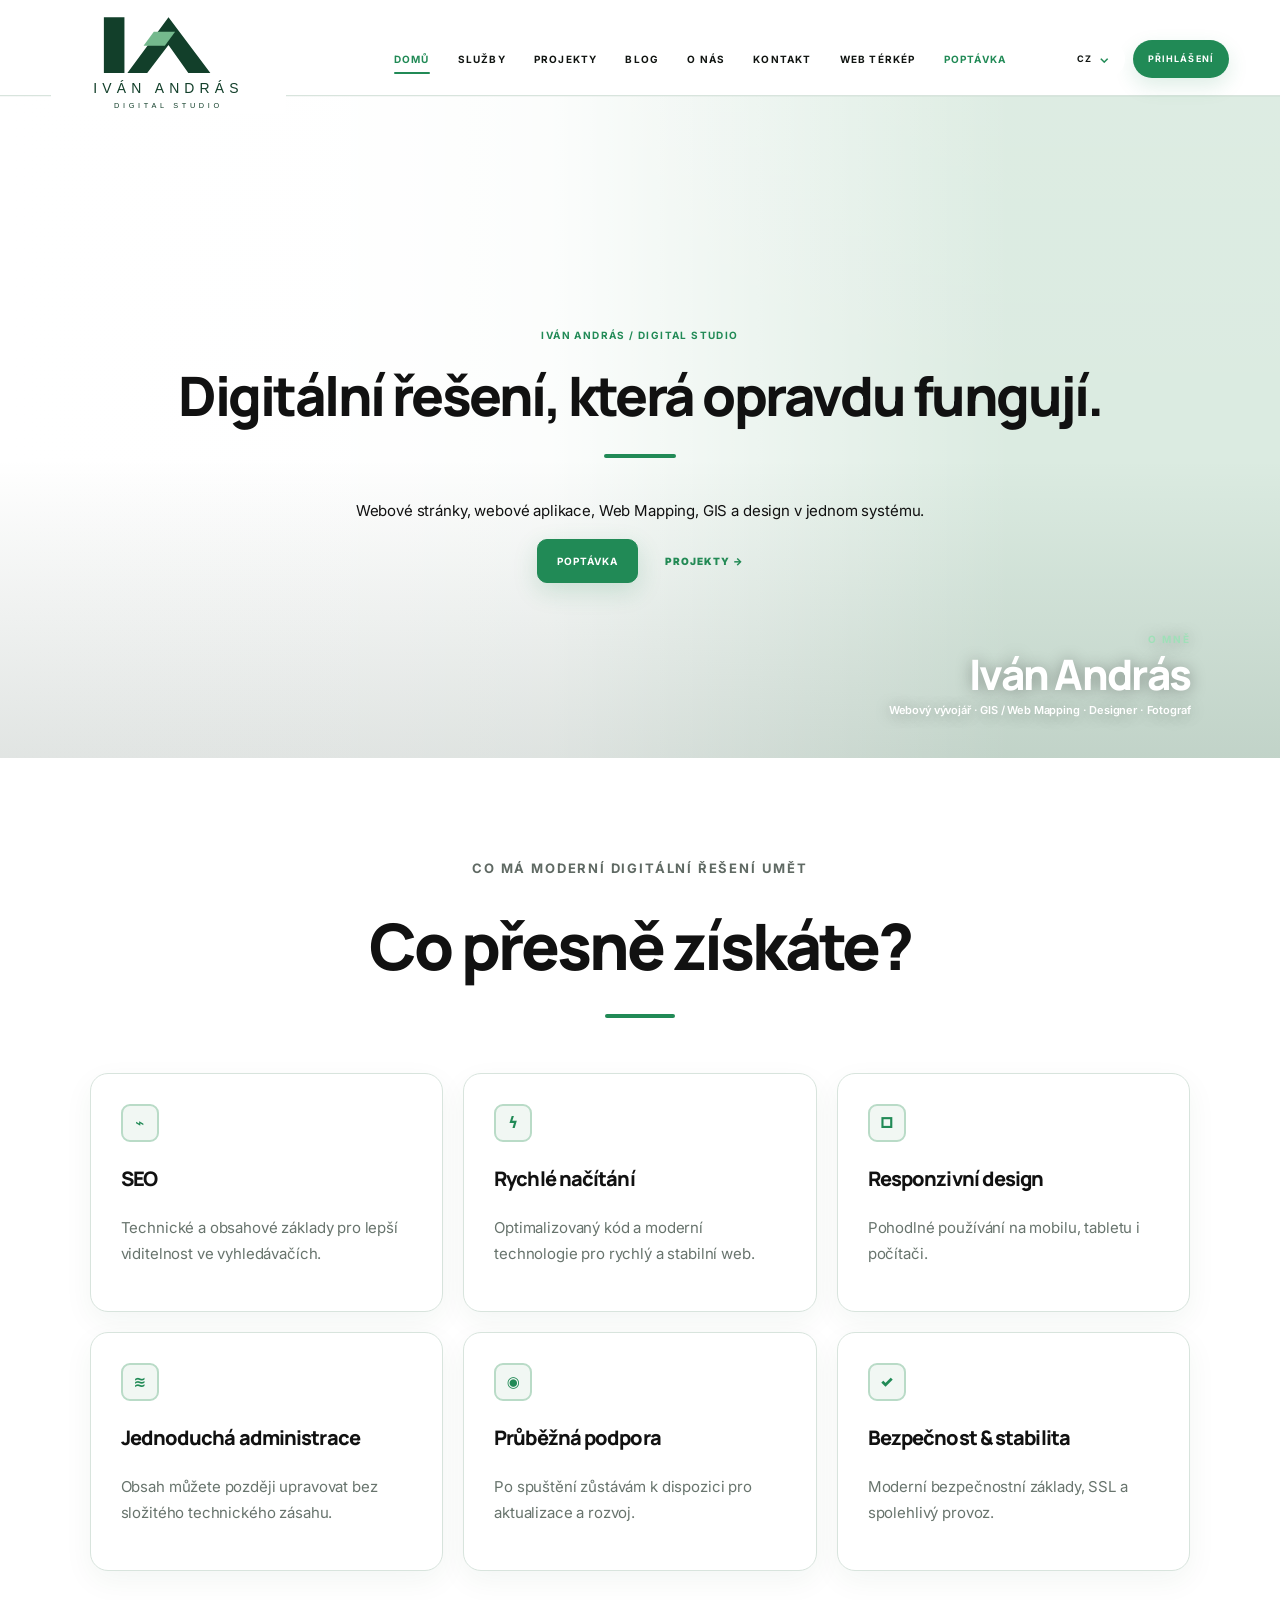
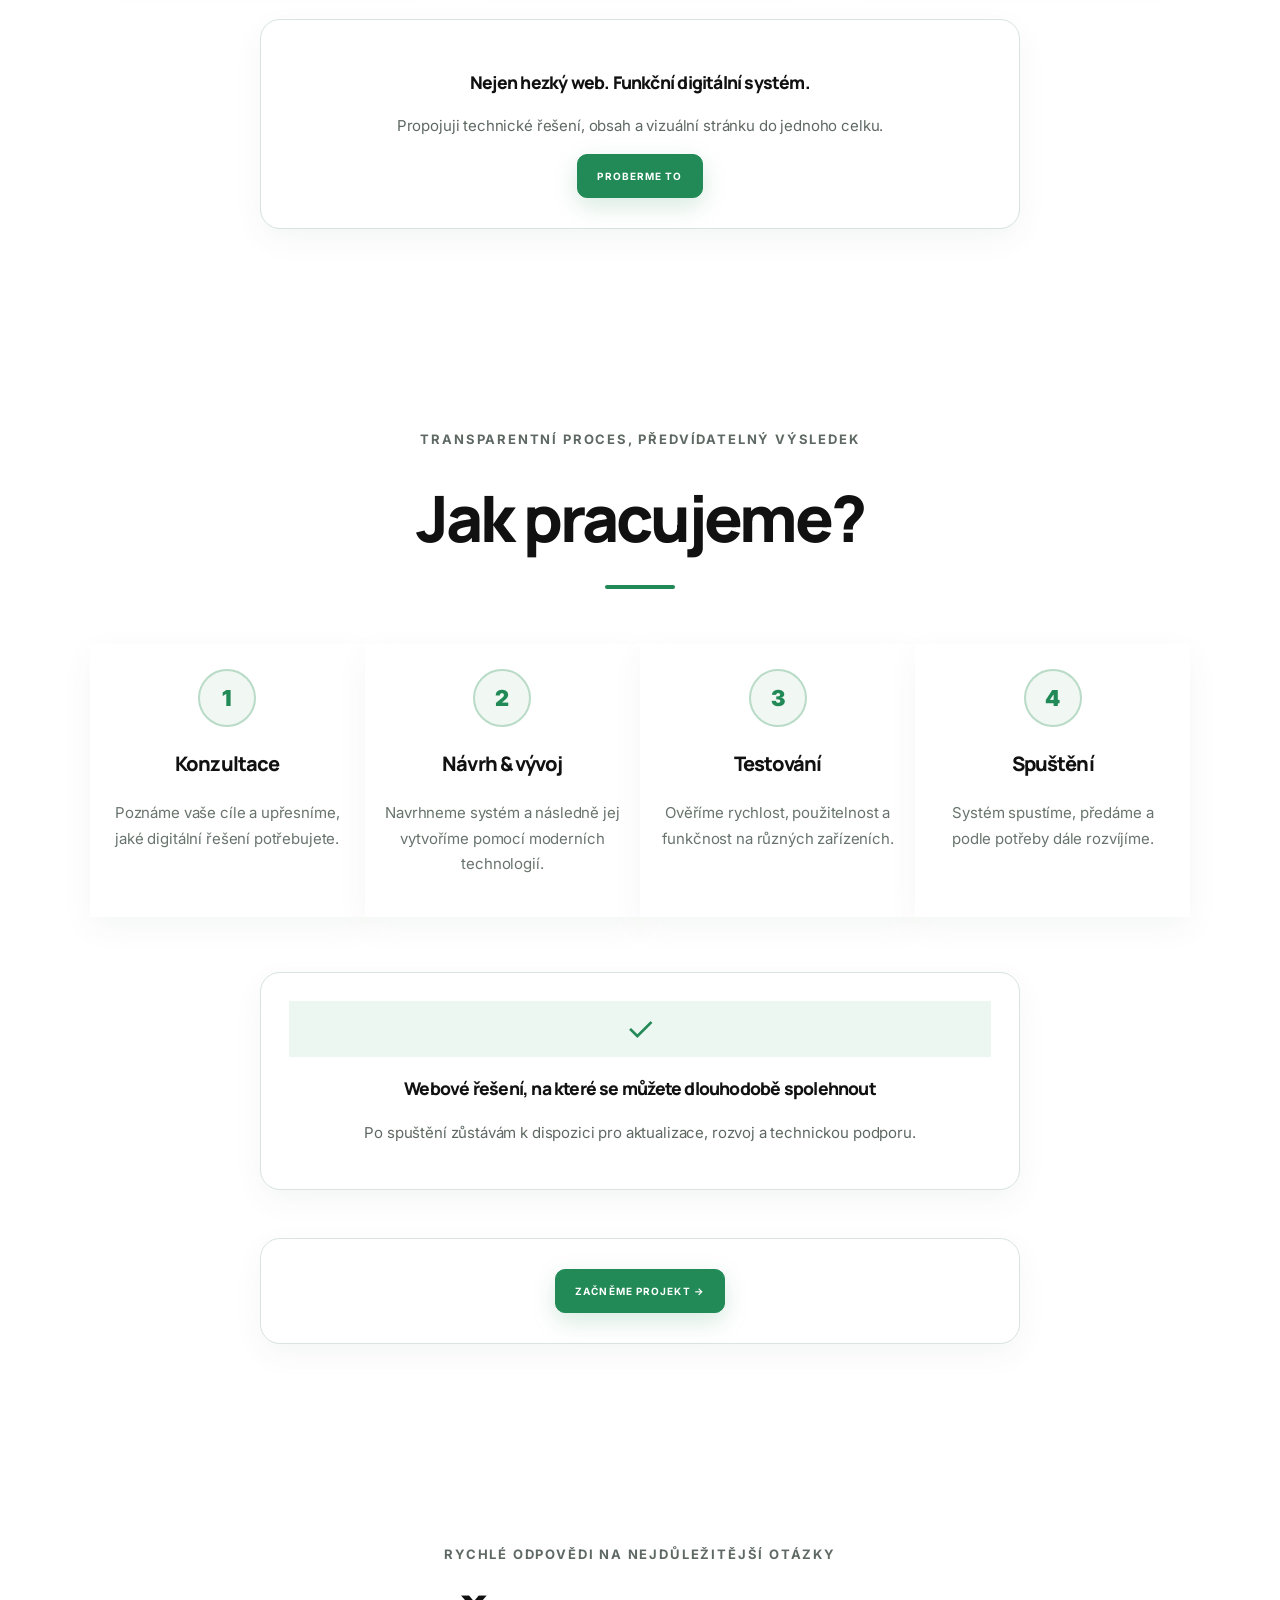
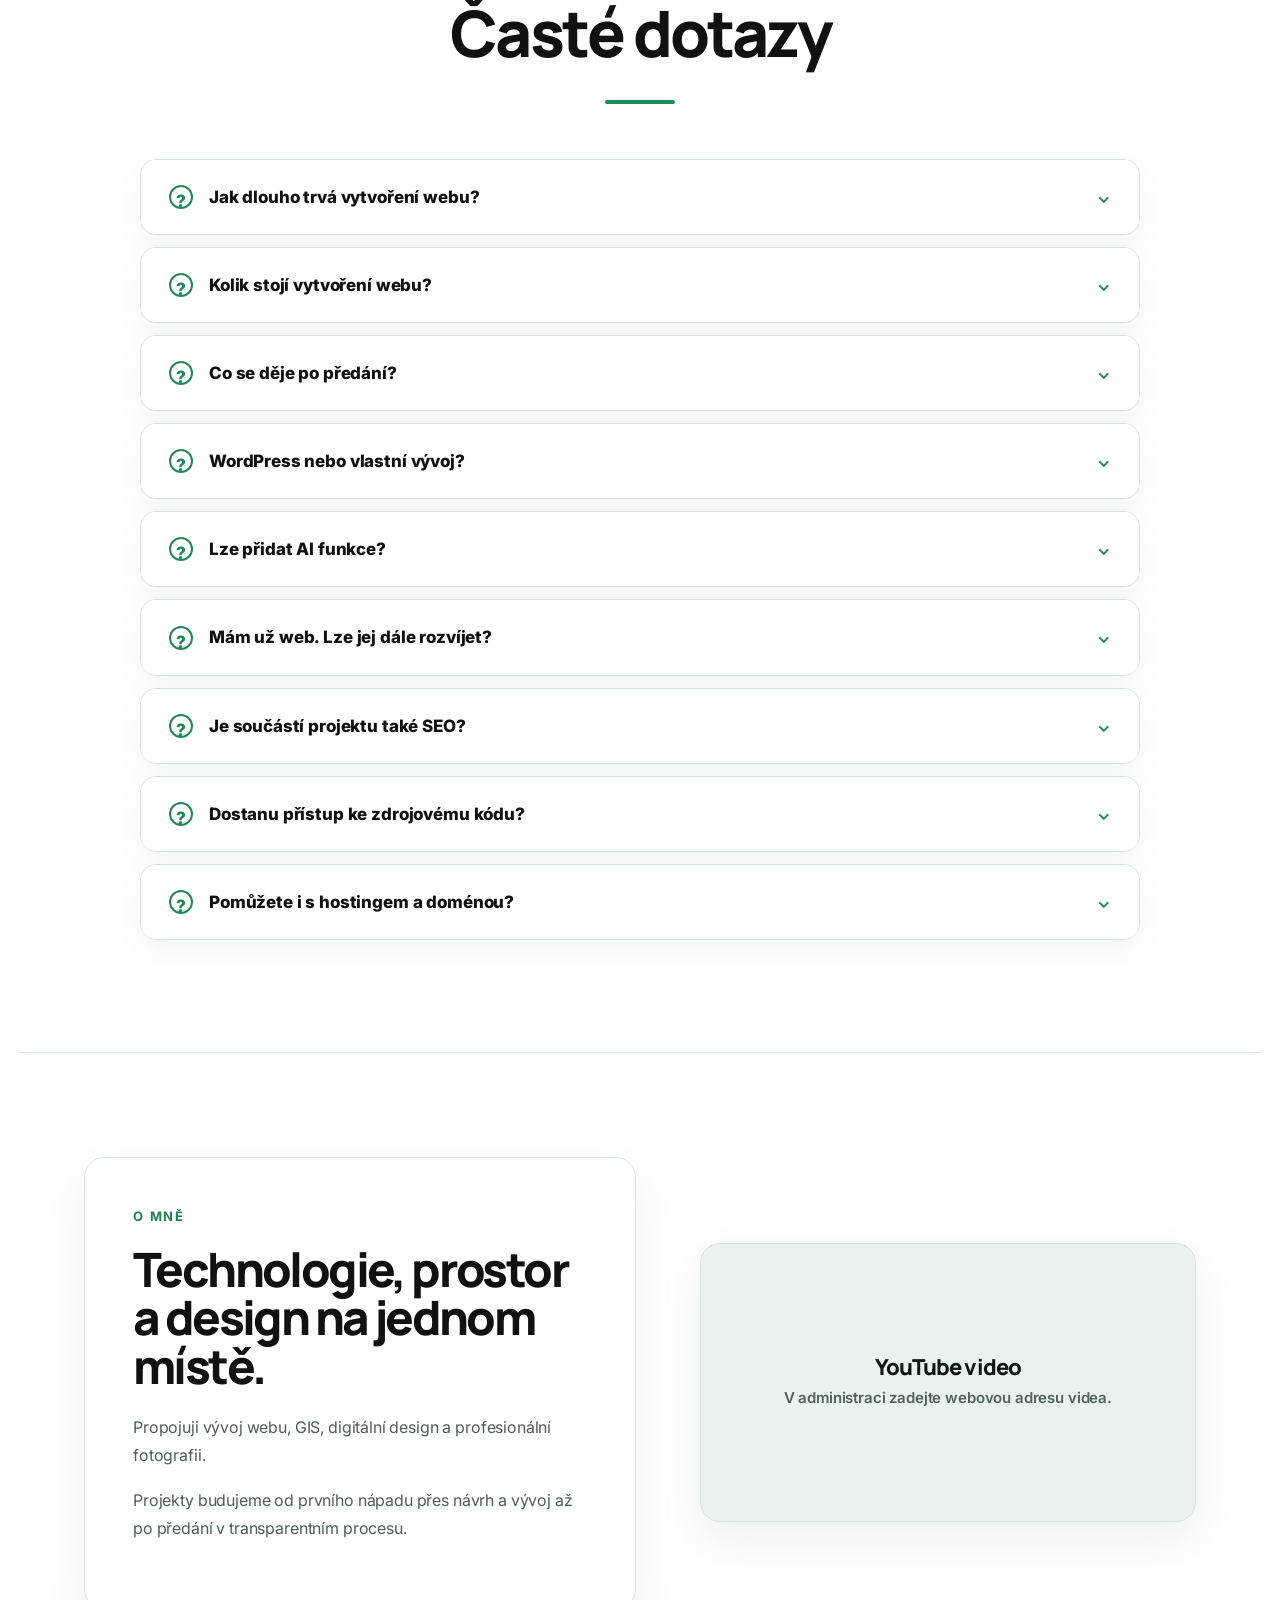
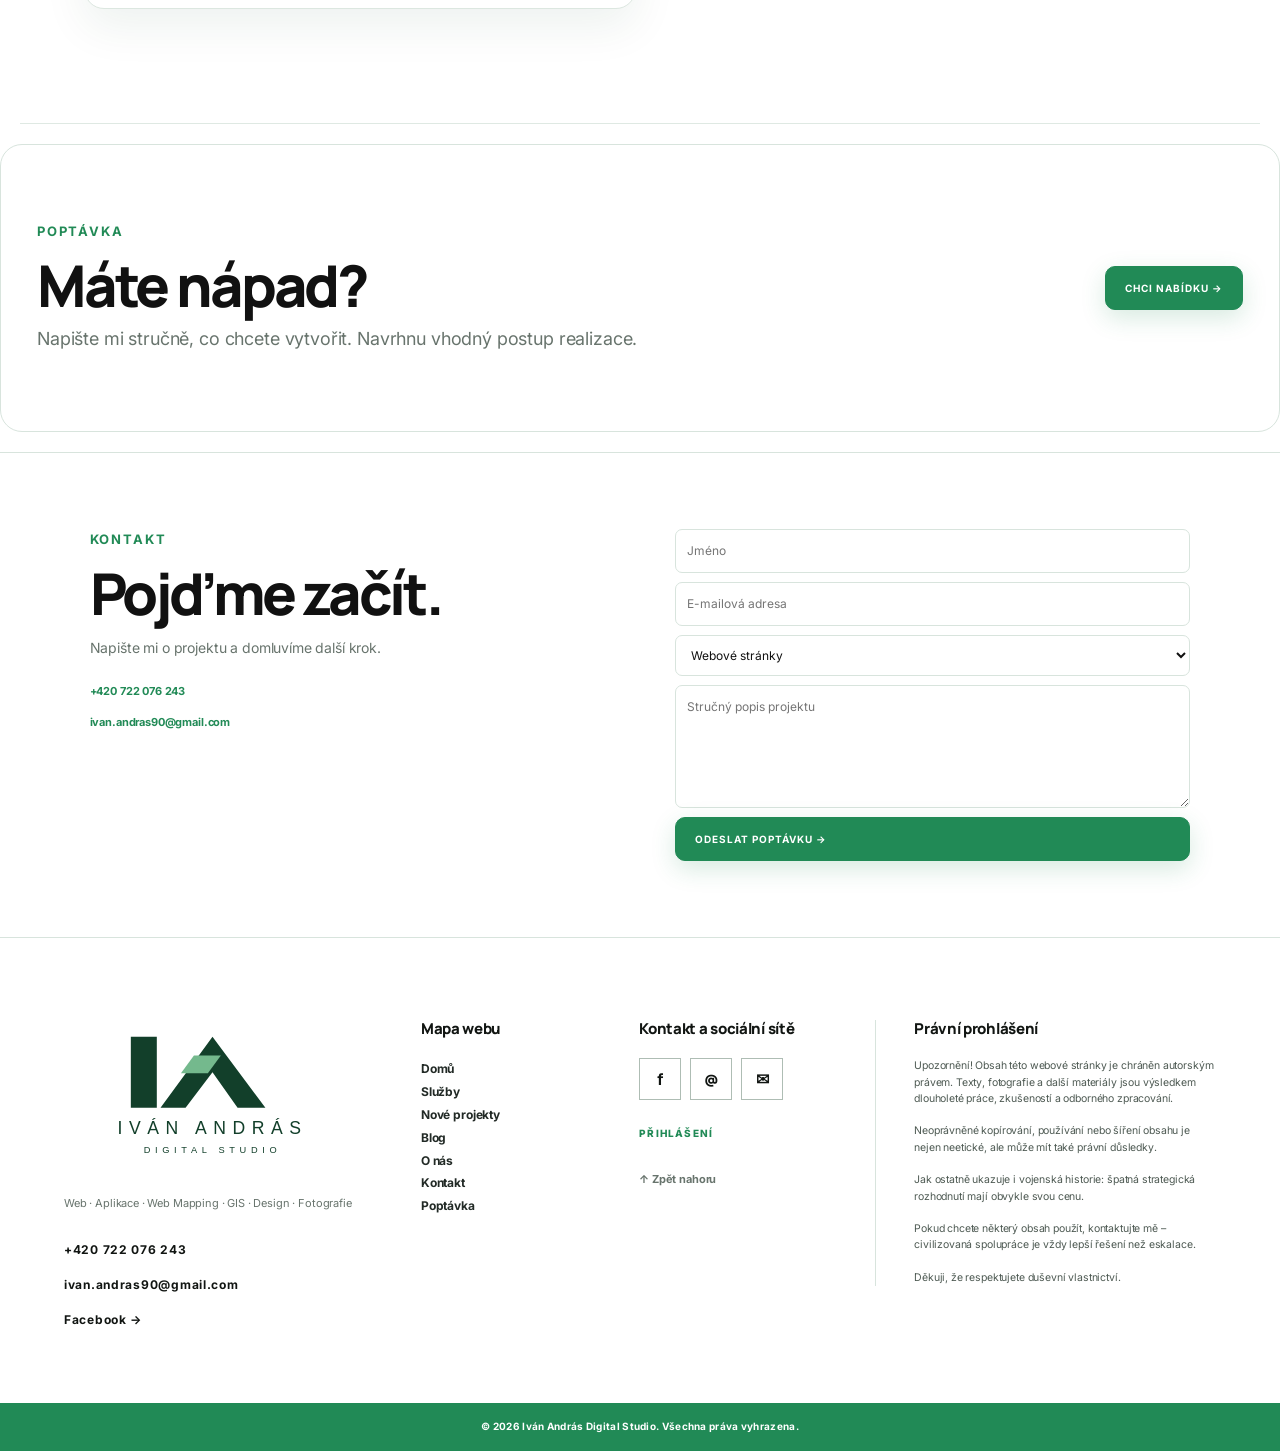
<file: index.html>
<!doctype html>
<html lang="hu">
<head>
<style>html.i18n-loading body{visibility:hidden}</style><script>document.documentElement.classList.add('i18n-loading');try{var l=localStorage.getItem('ia-lang');if(l)document.documentElement.lang=l}catch(e){}</script><meta charset="utf-8"><meta name="viewport" content="width=device-width,initial-scale=1">
<title>Iván András Digital Studio</title><link rel="icon" href="assets/logo.svg"><link rel="stylesheet" href="styles.css">
</head>
<body>
<header class="header">
  <a class="brand-big" href="index.html"><img src="assets/logo.svg" alt="Iván András Digital Studio"><span>IVÁN ANDRÁS<br><small>DIGITAL STUDIO</small></span></a>
  <nav class="main-nav">
    <a href="index.html" class="active" data-i18n="nav0">KEZDŐLAP</a>
    <div class="nav-dropdown services-dropdown">
      <button type="button" class="nav-dropdown-toggle" data-i18n="nav1">SZOLGÁLTATÁSOK <span>⌄</span></button>
      <div class="nav-dropdown-menu">
        <a href="index.html?service=personal#contact" data-service="personal" data-i18n="service0">Személyes weboldal</a>
        <a href="index.html?service=business#contact" data-service="business" data-i18n="service1">Vállalati és céges weboldal</a>
        <a href="index.html?service=shop#contact" data-service="shop" data-i18n="service2">Webáruház</a>
      </div>
    </div>
    <a href="services.html" data-i18n="nav2">PROJEKTEK</a>
    <a href="#faq" data-i18n="nav3">BLOG</a>
    <a href="#about" data-i18n="nav4">RÓLUNK</a>
    <a href="#contact" data-i18n="nav5">KAPCSOLAT</a>
    <a href="karpatalja-atlasza/frontend/geography.html" target="_blank" rel="noopener noreferrer" data-i18n="navWebMap">WEB TÉRKÉP</a><a href="#offer" class="nav-cta" data-i18n="nav6">AJÁNLATKÉRÉS</a>
  </nav>
  <div class="header-right">
    <div class="lang-wrap"><button id="langButton" class="header-action lang-current">CZ <b>⌄</b></button><div id="langMenu" class="lang-menu"></div></div>
    <a class="header-action login-action" href="admin.html">BELÉPÉS</a>
  </div>
  <button id="mobileMenuButton" class="mobile-menu-button">☰</button>
  <div id="mobileMenu" class="mobile-menu"><nav>
    <a href="index.html" data-i18n="nav0">KEZDŐLAP</a>
    <details class="mobile-nav-group"><summary data-i18n="nav1">SZOLGÁLTATÁSOK <span>⌄</span></summary><div class="mobile-submenu">
      <a href="index.html?service=personal#contact" data-service="personal" data-i18n="service0">Személyes weboldal</a>
      <a href="index.html?service=business#contact" data-service="business" data-i18n="service1">Vállalati és céges weboldal</a>
      <a href="index.html?service=shop#contact" data-service="shop" data-i18n="service2">Webáruház</a>
    </div></details>
    <a href="services.html" data-i18n="nav2">PROJEKTEK</a><a href="#faq" data-i18n="nav3">BLOG</a><a href="#about" data-i18n="nav4">RÓLUNK</a><a href="#contact" data-i18n="nav5">KAPCSOLAT</a><a href="#offer" data-i18n="nav6">AJÁNLATKÉRÉS</a>
  </nav></div>
</header>
<main>
<section class="hero home-hero editorial-hero" id="home"><div class="hero-main"><p class="eyebrow" id="heroEy">IVÁN ANDRÁS / DIGITAL STUDIO</p><h1 id="heroH">Digitális megoldások, amelyek valóban működnek.</h1><p id="heroP">Weboldalak, webalkalmazások, Web Mapping, GIS és design egyetlen kreatív rendszerben.</p><div class="hero-actions"><a class="btn green" href="#offer" id="heroCta">AJÁNLATKÉRÉS</a><a class="text-link" href="services.html" id="heroProjects">PROJEKTEK →</a></div></div><div class="hero-caption"><span id="heroAbout">RÓLAM</span><strong id="heroName">Iván András</strong><small id="heroRole">Webfejlesztő · GIS / Web Mapping · Designer · Fotográfus</small></div></section>

<section class="benefits section-dark"><div class="section-title"><p class="eyebrow" id="benefitEyebrow">A LÉNYEG, RÖVIDEN</p><h2 id="benefitTitle">Mit kapsz pontosan?</h2><span class="title-line"></span></div><div class="benefit-grid" id="benefitGrid"></div><div class="center-cta"><h3 id="benefitCtaTitle">Egy digitális rendszer, nem csak egy szép weboldal.</h3><p id="benefitCtaText">A technikai háttértől a vizuális megjelenésig minden részletet összehangolok.</p><a class="btn purple" href="#offer" id="benefitCta">BESZÉLJÜNK RÓLA</a></div></section>

<section class="process section-dark"><div class="section-title"><p class="eyebrow" id="processEy">ÁTLÁTHATÓ FOLYAMAT, KISZÁMÍTHATÓ EREDMÉNY</p><h2 id="processTitle">Hogyan dolgozunk?</h2><span class="title-line"></span></div><div class="process-line" id="processGrid"></div><div class="guarantee"><div class="shield">✓</div><h3 id="guaranteeTitle">Webes megoldás, amelyre hosszú távon számíthatsz</h3><p id="guaranteeText">Átadás után is elérhető maradok: frissítés, fejlesztés és technikai segítség szükség esetén.</p></div><div class="center-cta"><a class="btn purple" href="#offer" id="processCta">KEZDJÜK EL A PROJEKTET →</a></div></section>

<section class="faq section-dark" id="faq"><div class="section-title"><p class="eyebrow" id="faqEy">GYORS VÁLASZOK A LEGFONTOSABB KÉRDÉSEKRE</p><h2 id="faqTitle">Gyakori kérdések</h2><span class="title-line"></span></div><div class="faq-list" id="faqList"></div></section>

<section class="about-section about-premium" id="about"><div class="about-copy-card"><p class="eyebrow" id="aboutEy">RÓLAM</p><h2 id="aboutTitle">Digitális megoldások, személyes hozzáállással.</h2><p id="aboutText">Webfejlesztéssel, térinformatikával, Web Mappinggel és digitális designnal foglalkozom. A célom nem csupán egy látványos felület létrehozása, hanem egy olyan jól működő rendszer, amely valóban támogatja az ügyfél munkáját és hosszú távon is fejleszthető.</p><p class="about-extra" id="aboutExtra">A projekteket az első ötlettől a tervezésen és fejlesztésen át az átadásig egy átlátható folyamatban építem fel.</p></div><div class="about-video-wrap"><div class="about-video" id="aboutVideo"><div class="about-video-empty">A bemutatkozó YouTube-videó itt jelenik meg.</div></div></div></section>
<section class="offer-section" id="offer"><div><p class="eyebrow" id="offerEy">AJÁNLATKÉRÉS</p><h2 id="offerTitle">Van egy ötleted?</h2><p id="offerText">Írd meg röviden, mit szeretnél létrehozni. Áttekintem az igényt, és javaslatot teszek a megvalósításra.</p></div><a class="btn green" href="#contact" id="offerBtn">AJÁNLATOT KÉREK →</a></section>
<section class="contact-section" id="contact"><div><p class="eyebrow" id="contactEy">KAPCSOLAT</p><h2 id="contactTitle">Kezdjünk el dolgozni.</h2><p id="contactText">Írd meg röviden a projektedet, és egyeztessük a következő lépést.</p><div class="contact-data"><b>+420 722 076 243</b><b>ivan.andras90@gmail.com</b></div></div><form id="contactForm"><input name="name" placeholder="Név" required><input name="email" type="email" placeholder="E-mail cím" required><select name="type" id="formType"></select><textarea name="message" rows="5" placeholder="Projekt rövid leírása" required></textarea><button class="btn green" id="contactBtn">AJÁNLATKÉRÉS KÜLDÉSE →</button></form></section>
</main>
<footer class="premium-footer" id="siteFooter">
  <div class="footer-grid">
    <div class="footer-brand-column">
      <img class="footer-logo-large" src="assets/logo.svg" alt="Iván András Digital Studio">
      <p class="footer-brand-services" id="footerServices">Web · Webalkalmazások · Web Mapping · GIS · Design · Fotózás</p>
      <div class="footer-contact-details">
        <a href="tel:+420722076243">+420 722 076 243</a>
        <a href="mailto:ivan.andras90@gmail.com">ivan.andras90@gmail.com</a>
        <a href="https://www.facebook.com/andras.ivan.56" target="_blank" rel="noopener">Facebook →</a>
      </div>
    </div>
    <div class="footer-links-column">
      <h3 id="footerMapTitle">Oldaltérkép</h3>
      <a href="index.html" data-footer-nav="0">Kezdőlap</a>
      <a href="services.html" data-footer-nav="1">Szolgáltatások</a>
      <a href="services.html" data-footer-nav="2">Munkáink</a>
      <a href="#faq" data-footer-nav="3">Blog</a>
      <a href="#about" data-footer-nav="4">Rólunk</a>
      <a href="#contact" data-footer-nav="5">Kapcsolat</a>
      <a href="#offer" data-footer-nav="6">Ajánlatkérés</a>
    </div>
    <div class="footer-social-column">
      <h3 id="footerSocialTitle">Kapcsolat és közösségi felületek</h3>
      <div class="footer-socials"><a href="https://www.facebook.com/andras.ivan.56" target="_blank" rel="noopener">f</a><a href="#contact">@</a><a href="mailto:ivan.andras90@gmail.com">✉</a></div>
      <a class="footer-login" id="footerLogin" href="admin.html">BELÉPÉS</a>
      <a class="footer-top-link" href="#home">↑ <span id="footerTopText">Vissza a tetejére</span></a>
    </div>
    <div class="footer-legal-column">
      <h3 id="footerLegalTitle">Jogi nyilatkozat</h3>
      <p id="footerLegalText">Figyelem! Az ezen a weboldalon található tartalmak szerzői jogi védelem alatt állnak. A szövegek, képek és egyéb anyagok nem a véletlen művei, hanem hosszú évek tapasztalatának és munkájának eredményei.<br><br>A tartalmak engedély nélküli másolása, felhasználása vagy terjesztése nemcsak etikátlan, hanem jogi következményekkel is járhat.<br><br>És ahogy a hadtörténelem is bizonyítja: a rossz stratégiai döntéseknek általában ára van.<br><br>Ha valamelyik tartalmat fel szeretnéd használni, vedd fel velem a kapcsolatot – a civilizált együttműködés mindig jobb megoldás, mint az eszkalálódás.<br><br>Köszönöm, hogy tiszteletben tartod a szellemi tulajdont.</p>
    </div>
  </div>
  <div class="footer-copyright"><span>© 2026 Iván András Digital Studio. Minden jog fenntartva.</span></div>
</footer>
<script src="script.js"></script>
<script src="analytics-tracking.js" defer></script>
</body></html>
</file>
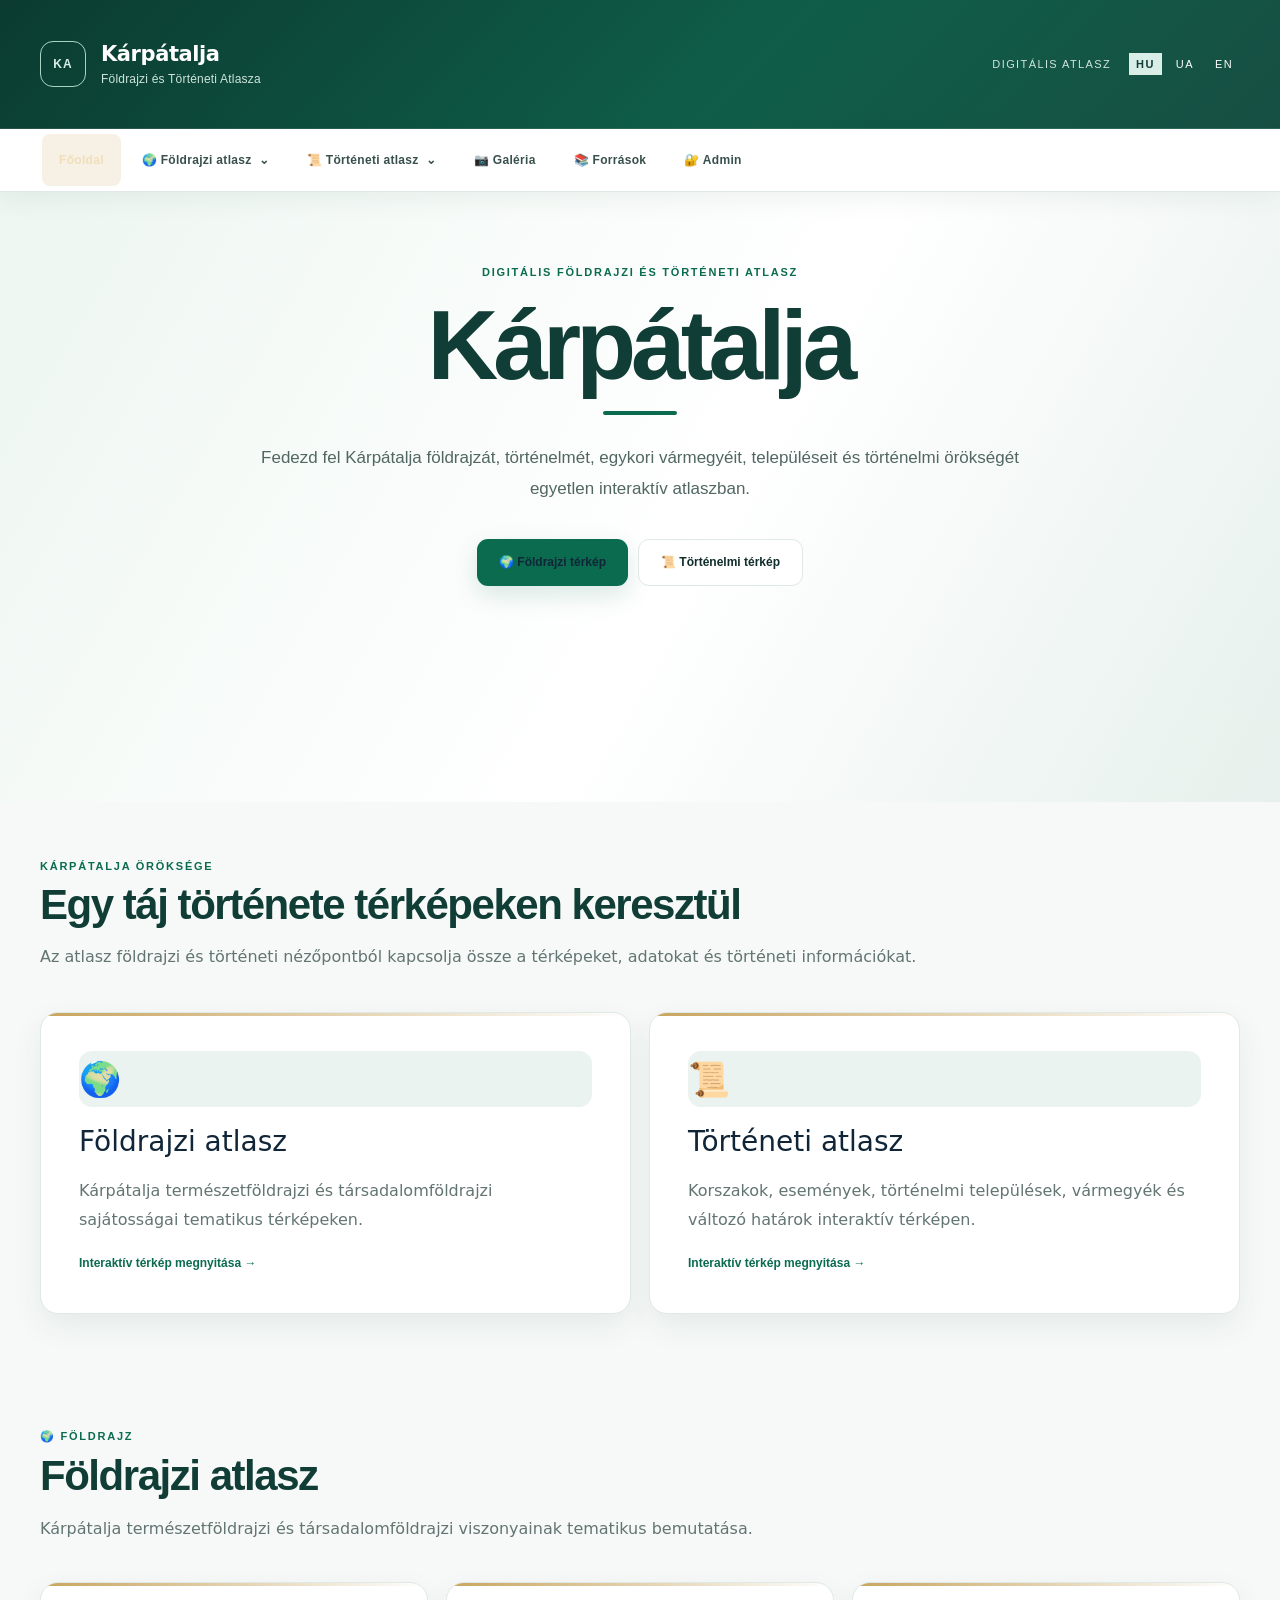
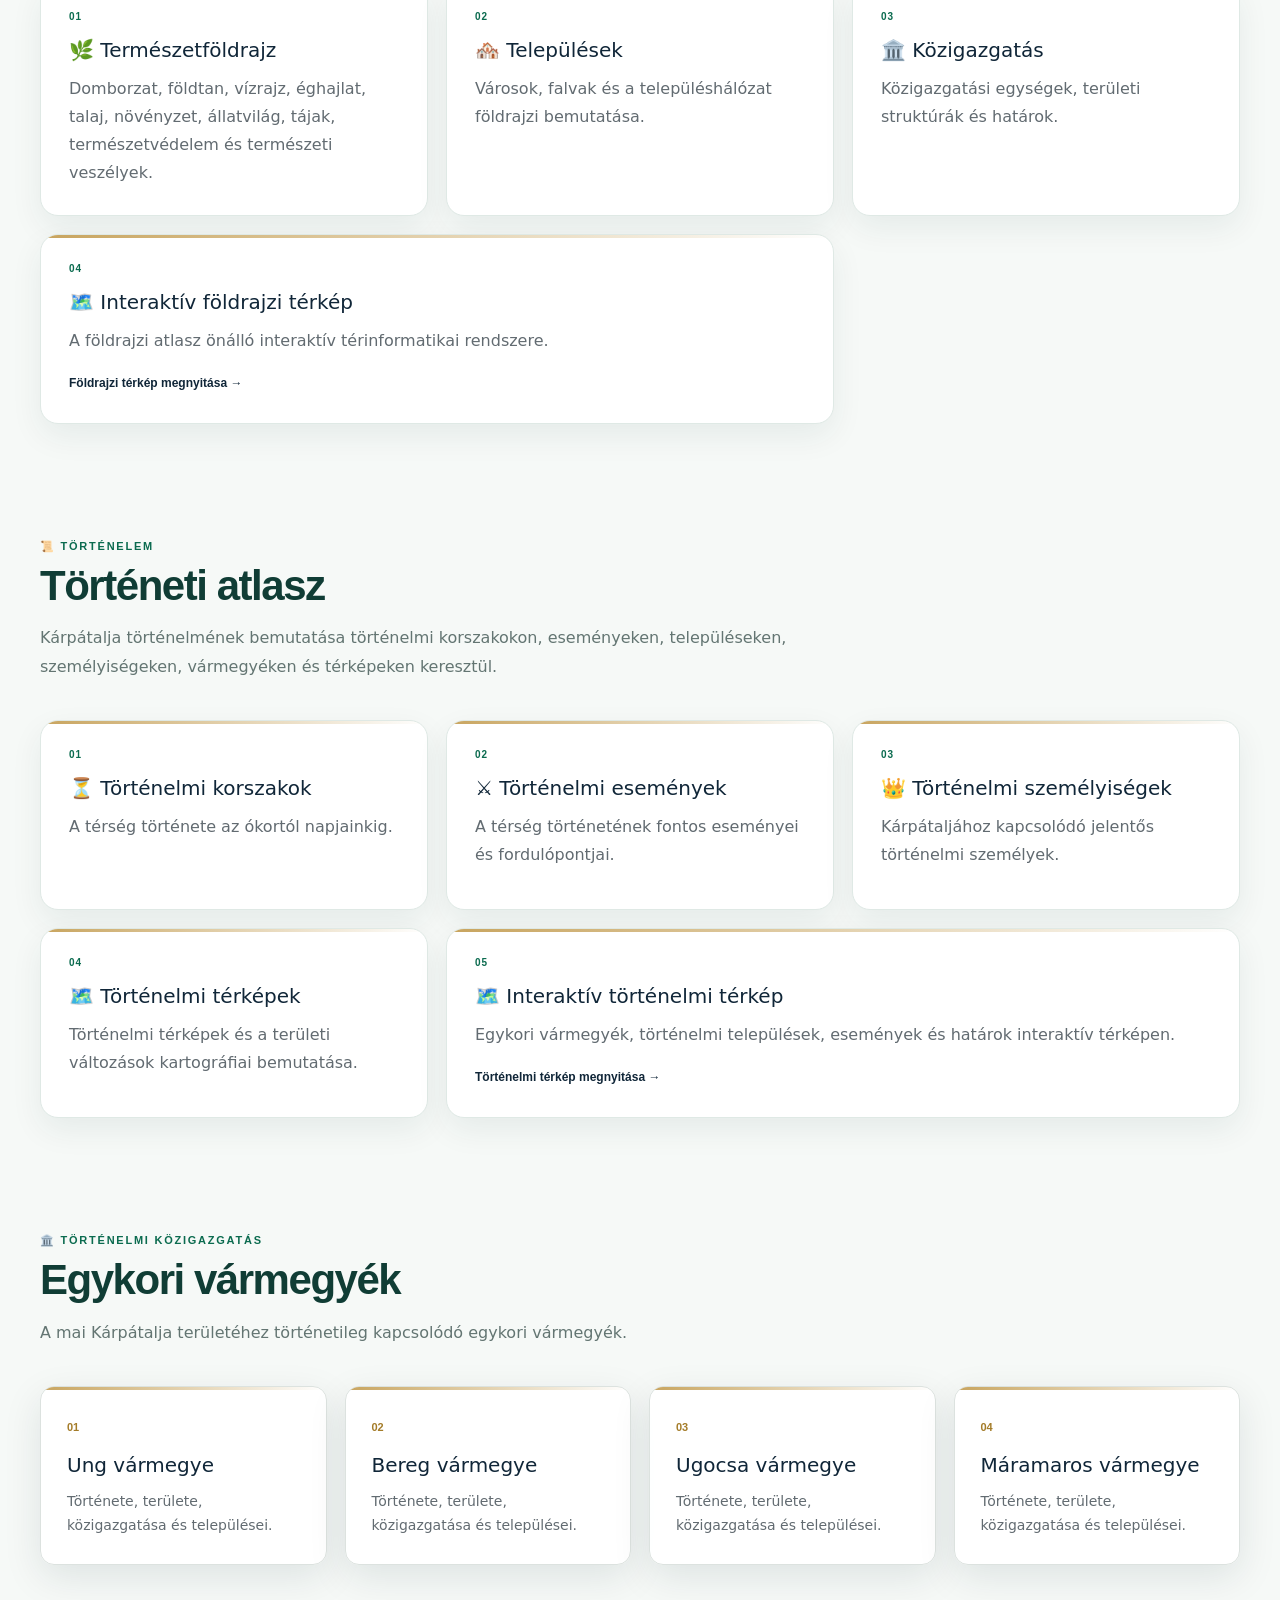
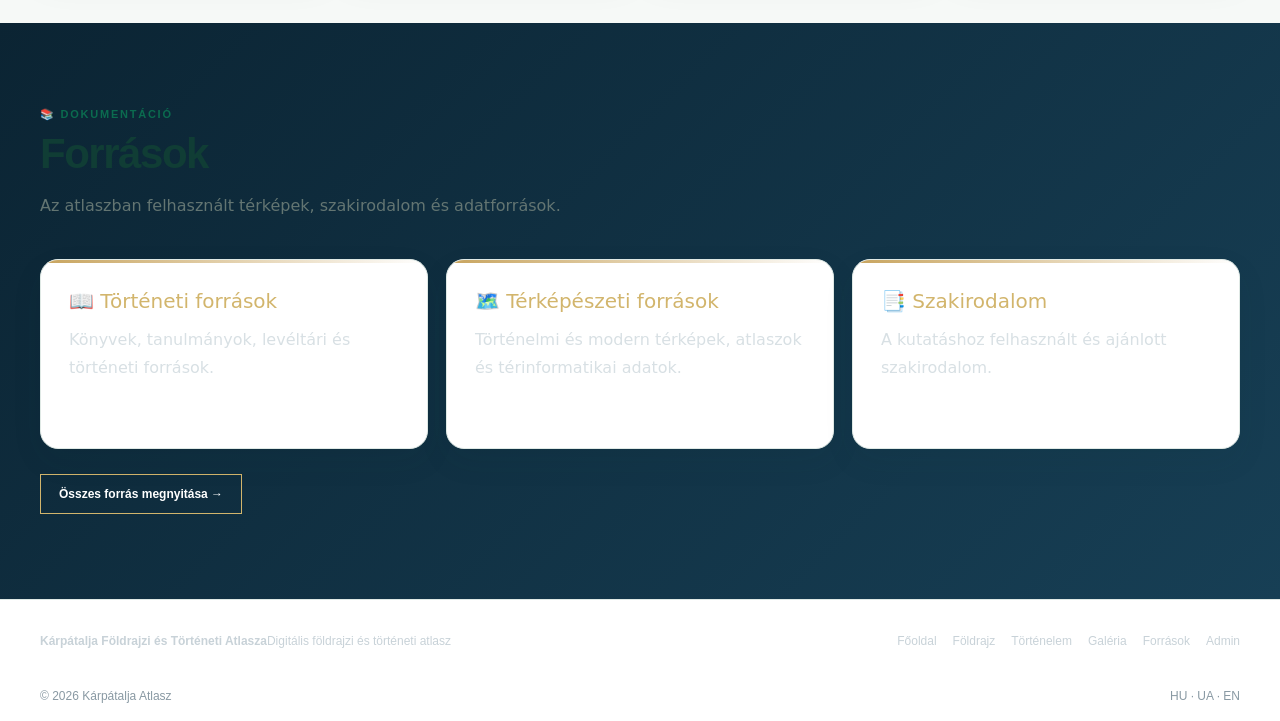
<file: karpatalja-atlasza/index.html>
<!doctype html>
<html lang="hu">
<head>
<meta charset="utf-8">
<meta name="viewport" content="width=device-width,initial-scale=1">
<title>Kárpátalja Atlasz</title>
<meta http-equiv="refresh" content="0; url=frontend/index.html">
<script>location.replace("frontend/index.html");</script>
</head>
<body>
<p>Kárpátalja Atlasz betöltése…</p>
<p><a href="frontend/index.html">Atlasz megnyitása</a></p>
</body>
</html>
</file>
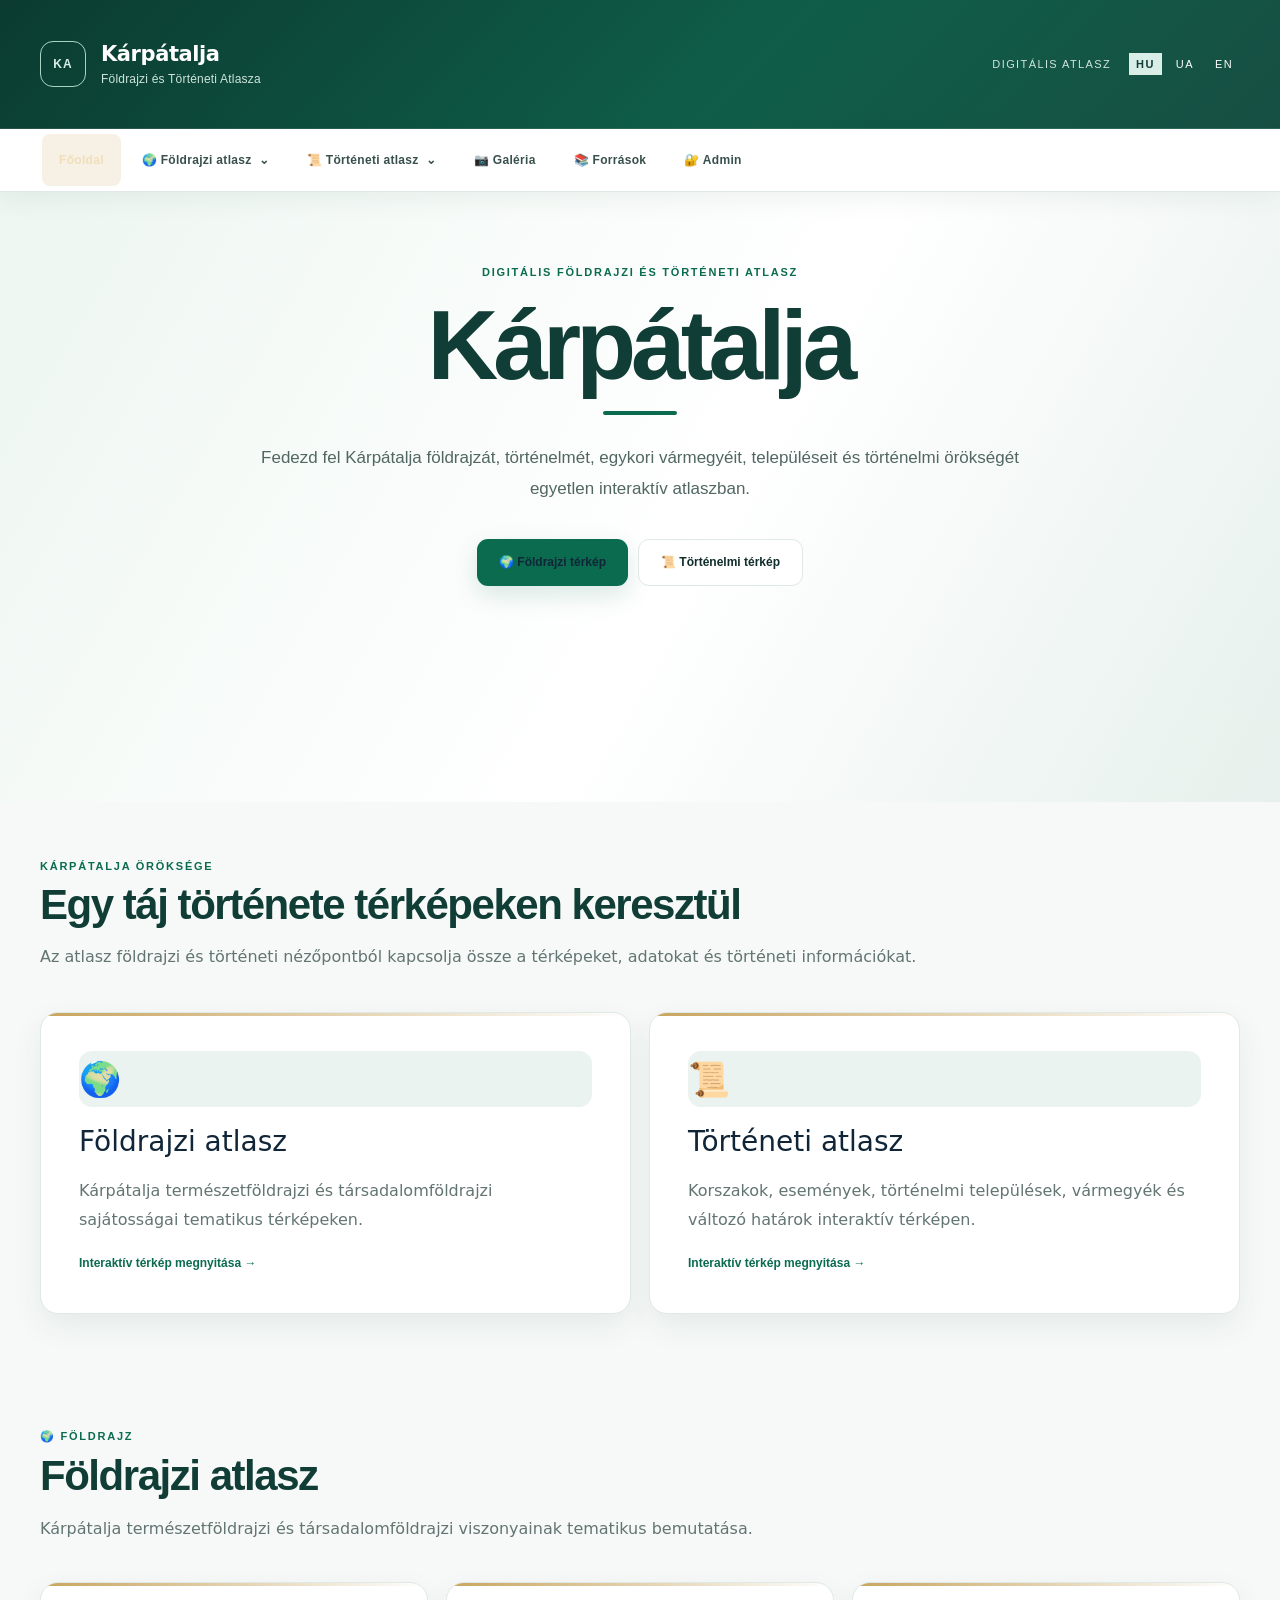
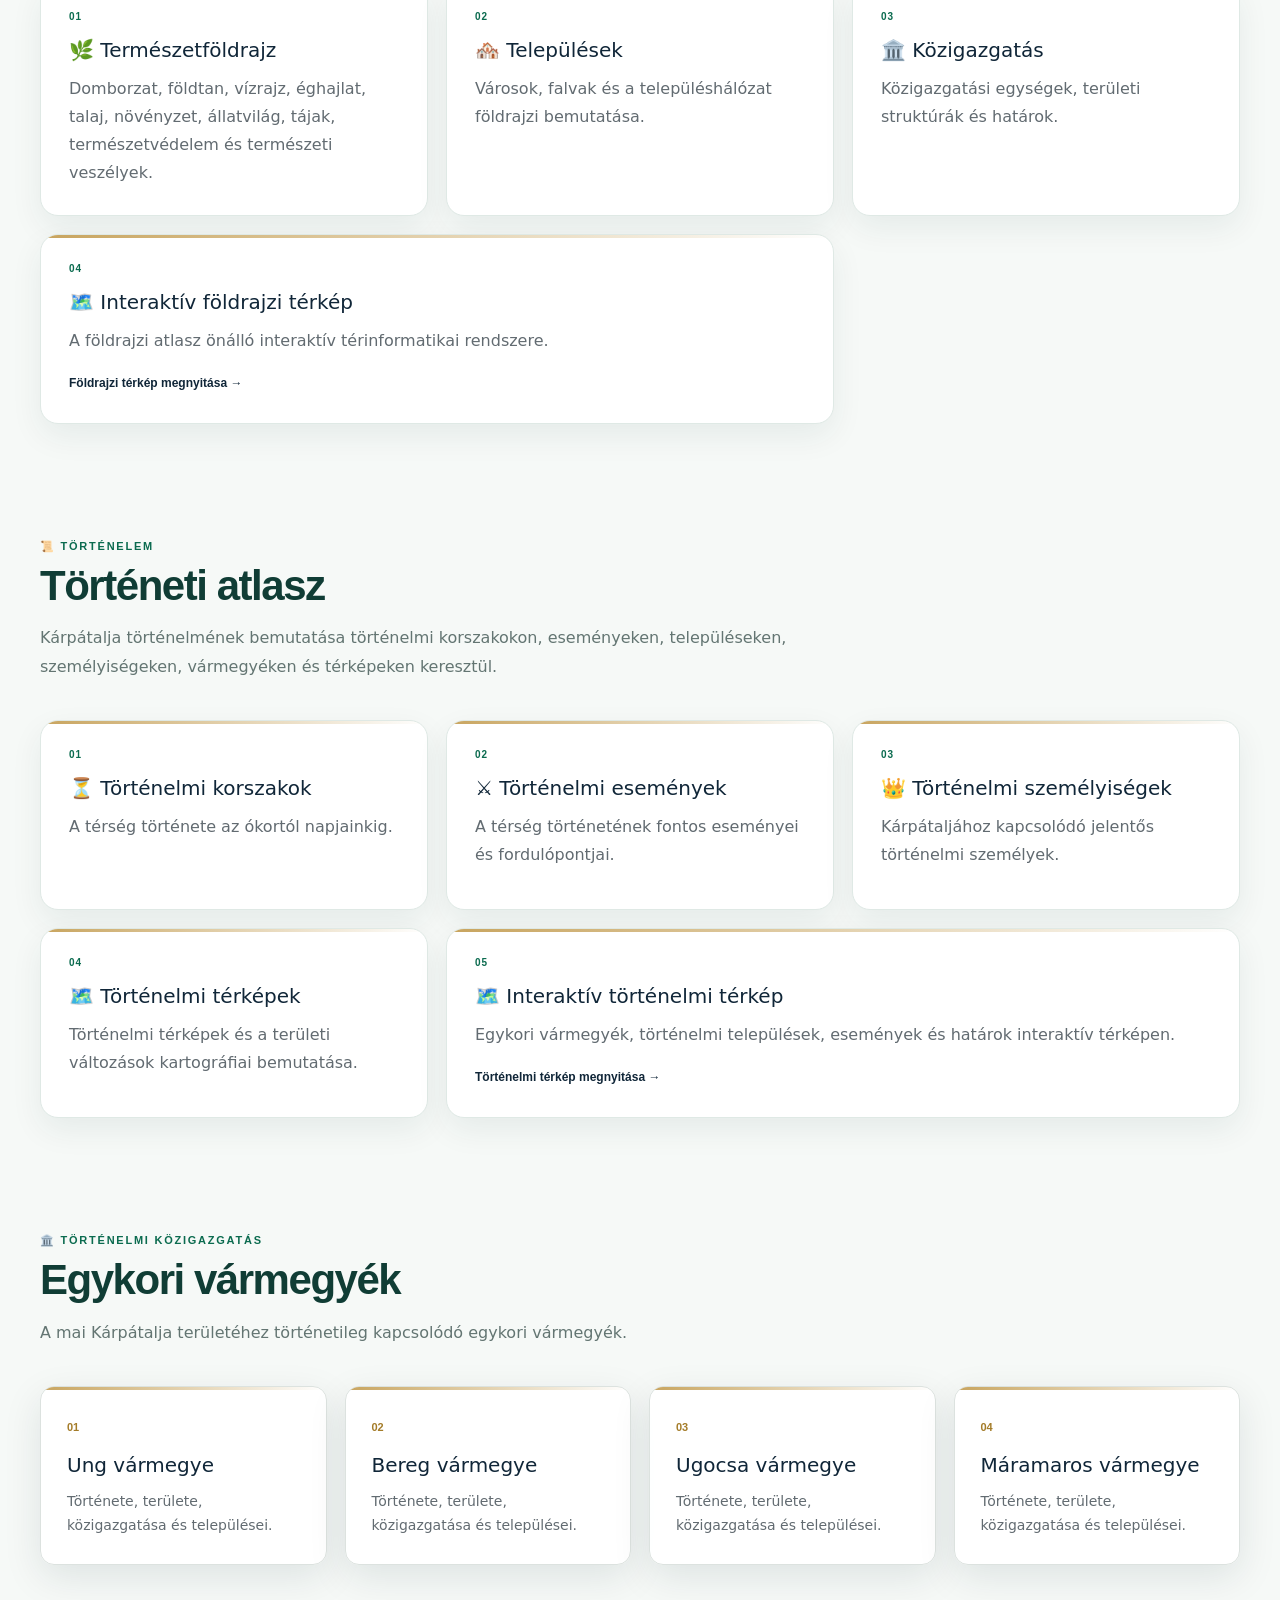
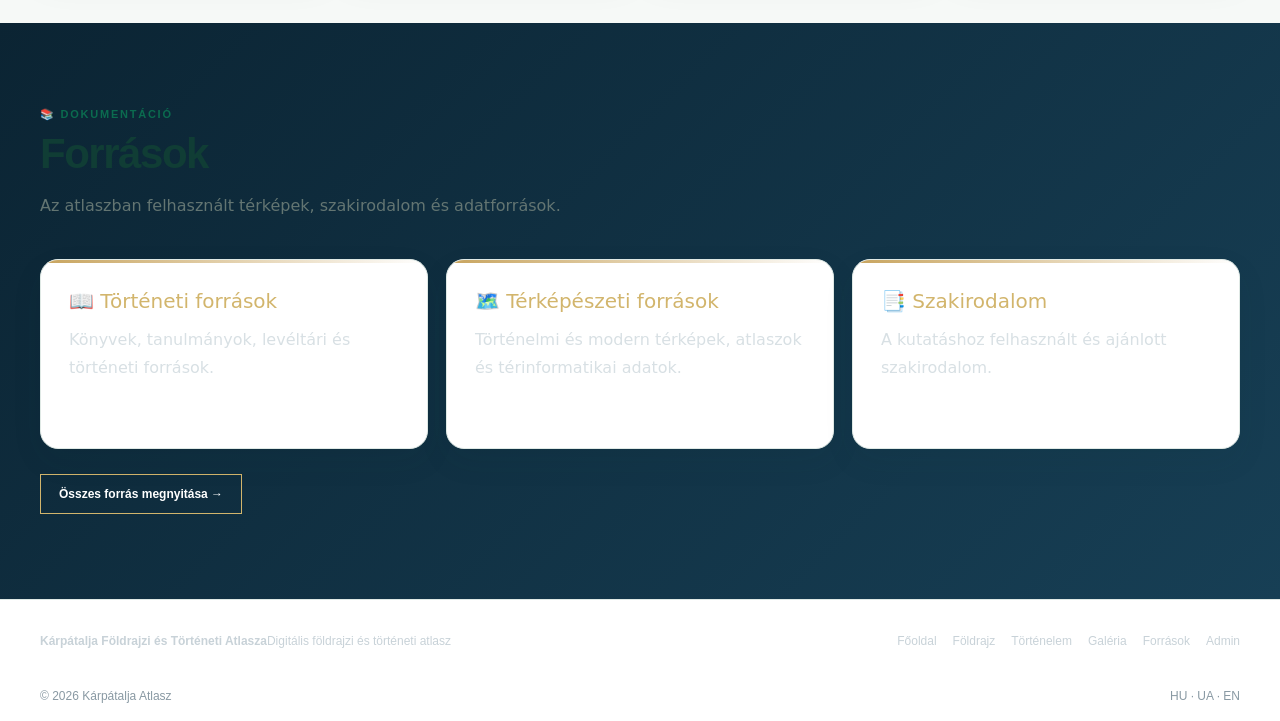
<file: karpatalja-atlasza/frontend/index.html>
<!DOCTYPE html>
<html lang="hu">
<head>
<meta charset="UTF-8">
<meta name="viewport" content="width=device-width, initial-scale=1.0">
<meta name="description" content="Kárpátalja digitális földrajzi és történeti atlasza. Interaktív térképek, történelmi rétegek, települések és források egy rendszerben.">
<meta name="theme-color" content="#102638">
<title>Kárpátalja Földrajzi és Történeti Atlasza</title>
<link rel="stylesheet" href="css/main.css">
<link rel="stylesheet" href="css/layout.css">
<link rel="stylesheet" href="css/map.css">
<link rel="stylesheet" href="css/responsive.css">
<link rel="stylesheet" href="css/atlas-ai.css">
<link rel="stylesheet" href="css/v12-design.css">
<link rel="stylesheet" href="css/premium-unified.css">
<link rel="stylesheet" href="css/layer-workspace-premium.css">
</head>
<body>
<div class="site-shell">
<header class="site-header">
  <div class="container header-main">
    <a class="brand" href="index.html" aria-label="Kárpátalja Atlasz főoldal">
      <span class="brand-mark" aria-hidden="true">KA</span>
      <span><strong>Kárpátalja</strong><small>Földrajzi és Történeti Atlasza</small></span>
    </a>
    <div class="header-meta">
      <span>Digitális atlasz</span>
      <div class="language"><span class="current">HU</span><a href="index-ua.html">UA</a><a href="#" data-lang="en">EN</a></div>
    </div>
  </div>
</header>
<nav class="main-nav" id="mainNav" aria-label="Fő navigáció">
  <div class="container nav-inner">
    <a class="nav-link active" href="index.html">Főoldal</a>
    <div class="dropdown">
      <button class="dropbtn" type="button" aria-expanded="false">🌍 Földrajzi atlasz <span>⌄</span></button>
      <div class="dropdown-content">
        <a href="#geography">Földrajzi áttekintés</a>
        <a href="geography.html">🗺️ Interaktív földrajzi térkép</a>
        <a href="#nature">🌿 Természetföldrajz</a>
        <a href="#settlements">🏘️ Települések</a>
        <a href="#administration">🏛️ Közigazgatás</a>
      </div>
    </div>
    <div class="dropdown">
      <button class="dropbtn" type="button" aria-expanded="false">📜 Történeti atlasz <span>⌄</span></button>
      <div class="dropdown-content">
        <a href="#history">Történelmi áttekintés</a>
        <a href="history.html">🗺️ Interaktív történelmi térkép</a>
        <a href="#counties">🏛️ Egykori vármegyék</a>
        <a href="#periods">⏳ Történelmi korszakok</a>
        <a href="#events">⚔️ Történelmi események</a>
        <a href="#people">👑 Történelmi személyiségek</a>
        <a href="#oldmaps">🗺️ Történelmi térképek</a>
      </div>
    </div>
    <a class="nav-link" href="gallery.html">📷 Galéria</a>
    <a class="nav-link" href="sources.html">📚 Források</a>
    <a class="nav-link admin" href="../admin/index.html">🔐 Admin</a>
    <button class="mobile-toggle" id="mobileToggle" type="button" aria-expanded="false" aria-controls="mainNav">☰</button>
  </div>
</nav>
<main>
<section class="hero">
  <div class="container hero-inner">
    <div class="hero-kicker">Digitális földrajzi és történeti atlasz</div>
    <h1>Kárpátalja</h1>
    <div class="hero-rule"></div>
    <p>Fedezd fel Kárpátalja földrajzát, történelmét, egykori vármegyéit, településeit és történelmi örökségét egyetlen interaktív atlaszban.</p>
    <div class="hero-actions"><a class="btn btn-primary" href="geography.html">🌍 Földrajzi térkép</a><a class="btn btn-outline" href="history.html">📜 Történelmi térkép</a></div>
  </div>
</section>
<section class="atlas-section">
  <div class="container">
    <div class="section-head"><span class="eyebrow">Kárpátalja öröksége</span><h2>Egy táj története térképeken keresztül</h2><p>Az atlasz földrajzi és történeti nézőpontból kapcsolja össze a térképeket, adatokat és történeti információkat.</p></div>
    <div class="atlas-grid">
      <article class="atlas-card"><div class="icon">🌍</div><h3>Földrajzi atlasz</h3><p>Kárpátalja természetföldrajzi és társadalomföldrajzi sajátosságai tematikus térképeken.</p><a class="card-action" href="geography.html">Interaktív térkép megnyitása →</a></article>
      <article class="atlas-card"><div class="icon">📜</div><h3>Történeti atlasz</h3><p>Korszakok, események, történelmi települések, vármegyék és változó határok interaktív térképen.</p><a class="card-action" href="history.html">Interaktív térkép megnyitása →</a></article>
    </div>
  </div>
</section>
<section class="content-section geography" id="geography">
  <div class="container"><div class="section-head"><span class="eyebrow">🌍 Földrajz</span><h2>Földrajzi atlasz</h2><p>Kárpátalja természetföldrajzi és társadalomföldrajzi viszonyainak tematikus bemutatása.</p></div>
    <div class="cards">
      <article class="card" id="nature"><span class="card-no">01</span><h3>🌿 Természetföldrajz</h3><p>Domborzat, földtan, vízrajz, éghajlat, talaj, növényzet, állatvilág, tájak, természetvédelem és természeti veszélyek.</p></article>
      <article class="card" id="settlements"><span class="card-no">02</span><h3>🏘️ Települések</h3><p>Városok, falvak és a településhálózat földrajzi bemutatása.</p></article>
      <article class="card" id="administration"><span class="card-no">03</span><h3>🏛️ Közigazgatás</h3><p>Közigazgatási egységek, területi struktúrák és határok.</p></article>
      <article class="card card-wide"><span class="card-no">04</span><h3>🗺️ Interaktív földrajzi térkép</h3><p>A földrajzi atlasz önálló interaktív térinformatikai rendszere.</p><a href="geography.html">Földrajzi térkép megnyitása →</a></article>
    </div>
  </div>
</section>
<section class="content-section history" id="history">
  <div class="container"><div class="section-head"><span class="eyebrow">📜 Történelem</span><h2>Történeti atlasz</h2><p>Kárpátalja történelmének bemutatása történelmi korszakokon, eseményeken, településeken, személyiségeken, vármegyéken és térképeken keresztül.</p></div>
    <div class="cards">
      <article class="card" id="periods"><span class="card-no">01</span><h3>⏳ Történelmi korszakok</h3><p>A térség története az ókortól napjainkig.</p></article>
      <article class="card" id="events"><span class="card-no">02</span><h3>⚔️ Történelmi események</h3><p>A térség történetének fontos eseményei és fordulópontjai.</p></article>
      <article class="card" id="people"><span class="card-no">03</span><h3>👑 Történelmi személyiségek</h3><p>Kárpátaljához kapcsolódó jelentős történelmi személyek.</p></article>
      <article class="card" id="oldmaps"><span class="card-no">04</span><h3>🗺️ Történelmi térképek</h3><p>Történelmi térképek és a területi változások kartográfiai bemutatása.</p></article>
      <article class="card card-wide"><span class="card-no">05</span><h3>🗺️ Interaktív történelmi térkép</h3><p>Egykori vármegyék, történelmi települések, események és határok interaktív térképen.</p><a href="history.html">Történelmi térkép megnyitása →</a></article>
    </div>
  </div>
</section>
<section class="content-section counties" id="counties">
  <div class="container"><div class="section-head"><span class="eyebrow">🏛️ Történelmi közigazgatás</span><h2>Egykori vármegyék</h2><p>A mai Kárpátalja területéhez történetileg kapcsolódó egykori vármegyék.</p></div>
    <div class="county-grid">
      <article class="county"><strong>01</strong><h3>Ung vármegye</h3><p>Története, területe, közigazgatása és települései.</p></article>
      <article class="county"><strong>02</strong><h3>Bereg vármegye</h3><p>Története, területe, közigazgatása és települései.</p></article>
      <article class="county"><strong>03</strong><h3>Ugocsa vármegye</h3><p>Története, területe, közigazgatása és települései.</p></article>
      <article class="county"><strong>04</strong><h3>Máramaros vármegye</h3><p>Története, területe, közigazgatása és települései.</p></article>
    </div>
  </div>
</section>
<section class="sources" id="sources">
  <div class="container"><div class="section-head light"><span class="eyebrow">📚 Dokumentáció</span><h2>Források</h2><p>Az atlaszban felhasznált térképek, szakirodalom és adatforrások.</p></div>
    <div class="cards source-cards"><article class="card"><h3>📖 Történeti források</h3><p>Könyvek, tanulmányok, levéltári és történeti források.</p></article><article class="card"><h3>🗺️ Térképészeti források</h3><p>Történelmi és modern térképek, atlaszok és térinformatikai adatok.</p></article><article class="card"><h3>📑 Szakirodalom</h3><p>A kutatáshoz felhasznált és ajánlott szakirodalom.</p></article></div>
    <a class="source-button" href="sources.html">Összes forrás megnyitása →</a>
  </div>
</section>
</main>
<footer class="site-footer"><div class="container footer-grid"><div><strong>Kárpátalja Földrajzi és Történeti Atlasza</strong><span>Digitális földrajzi és történeti atlasz</span></div><div class="footer-links"><a href="index.html">Főoldal</a><a href="geography.html">Földrajz</a><a href="history.html">Történelem</a><a href="gallery.html">Galéria</a><a href="sources.html">Források</a><a href="../admin/index.html">Admin</a></div></div><div class="container footer-bottom"><span>© 2026 Kárpátalja Atlasz</span><span>HU · UA · EN</span></div></footer>
</div>
<script src="js/app.js"></script><script src="js/navigation.js"></script><script src="js/maps.js"></script><script src="js/layers.js"></script><script src="js/search.js"></script><script src="js/language.js"></script>
<script src="js/atlas-ai.js"></script>
</body>
</html>
</file>
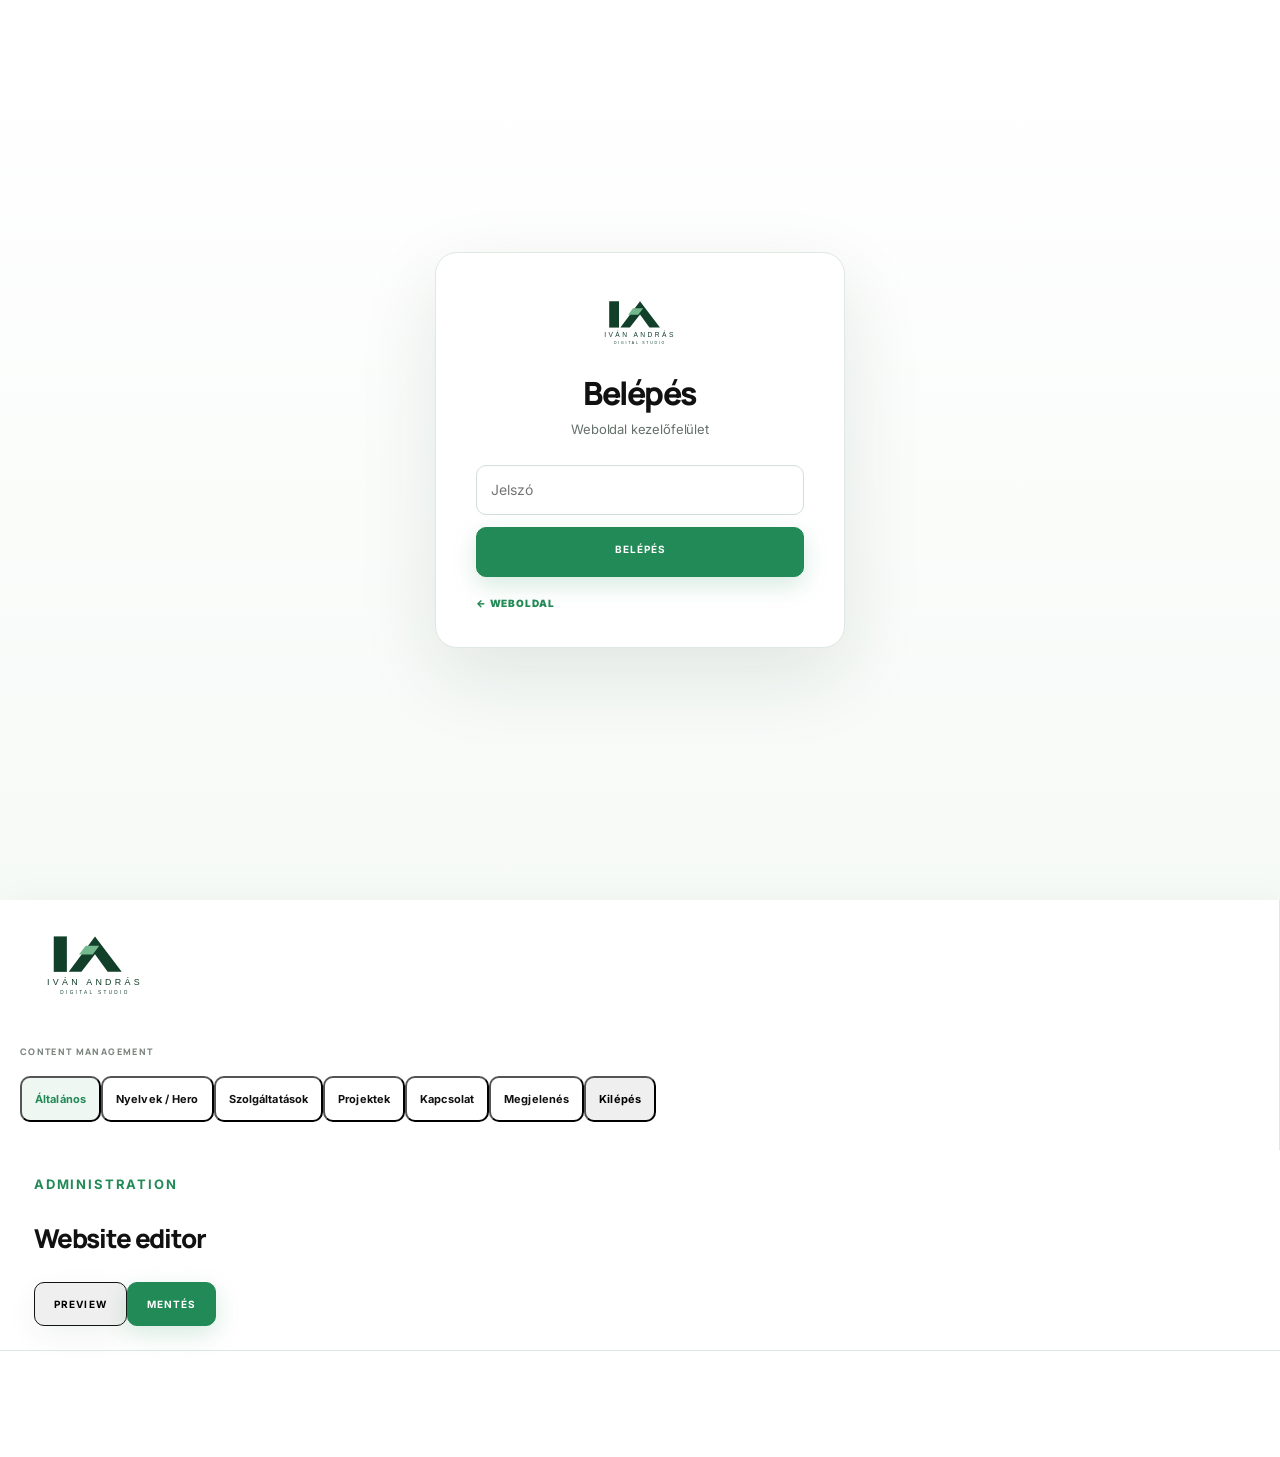
<file: admin.v13.html>
<!doctype html><html lang="hu"><head><meta charset="utf-8"><meta name="viewport" content="width=device-width,initial-scale=1"><title>Admin — Iván András Digital Studio</title><link rel="stylesheet" href="styles.css"></head><body class="admin-body">
<div id="login" class="login"><div class="login-card"><img src="assets/logo.svg"><h1>Belépés</h1><p>Weboldal kezelőfelület</p><input id="pass" type="password" placeholder="Jelszó"><button class="btn green" onclick="login()">Belépés</button><a href="index.html">← Weboldal</a></div></div>
<div id="cms" class="cms hidden"><aside><img src="assets/logo.svg"><h3>CONTENT MANAGEMENT</h3><button class="side active" data-p="general">Általános</button><button class="side" data-p="language">Nyelvek / Hero</button><button class="side" data-p="services">Szolgáltatások</button><button class="side" data-p="projects">Projektek</button><button class="side" data-p="contact">Kapcsolat</button><button class="side" data-p="appearance">Megjelenés</button><button class="logout" onclick="logout()">Kilépés</button></aside>
<section class="editor"><div class="editor-top"><div><p class="eyebrow">ADMINISTRATION</p><h1>Website editor</h1></div><div><button class="btn" onclick="window.open('index.html','_blank')">Preview</button><button class="btn green" onclick="save()">Mentés</button></div></div><div id="panel"></div></section></div>
<script>
const KEY='ia-digital-cms-v6';
const DEFAULT={"settings": {"accent": "#2f8f5b", "dark": "#0d1712", "soft": "#f2f7f3", "siteTitle": "Iván András Digital Studio"}, "contact": {"phone": "+420 722 076 243", "email": "ivan.andras90@gmail.com", "location": "Česká republika · Praha a okolí", "facebook": "https://www.facebook.com/andras.ivan.56"}, "languages": {"cs": {"heroK": "IVÁN ANDRÁS / DIGITAL STUDIO", "heroH": "Digitální řešení, která mají smysl.", "heroP": "Webové stránky, webové aplikace a interaktivní mapy v prémiovém provedení.", "heroCta": "Prohlédnout projekty", "services": "Služby", "projects": "Vybrané projekty", "about": "O mně", "contact": "Kontakt", "contactH": "Máte projekt?", "contactP": "Napište mi stručně, co potřebujete. Ozvu se s návrhem dalšího postupu.", "web": "Webové stránky", "webP": "Moderní, rychlé a responzivní weby.", "app": "Webové aplikace", "appP": "Kalkulátory, databáze, administrace a vlastní nástroje.", "map": "Web Mapping & GIS", "mapP": "Interaktivní mapy, GeoJSON, GIS a prostorová data.", "design": "Design & fotografie", "designP": "UI/UX, vizuální obsah a profesionální fotografie.", "nav": ["Domů", "Služby", "Projekty", "O mně", "Kontakt"]}, "en": {"heroK": "IVÁN ANDRÁS / DIGITAL STUDIO", "heroH": "Digital solutions with purpose.", "heroP": "Premium websites, web applications and interactive mapping systems.", "heroCta": "View projects", "services": "Services", "projects": "Selected projects", "about": "About", "contact": "Contact", "contactH": "Have a project?", "contactP": "Tell me briefly what you need. I will reply with the next steps.", "web": "Websites", "webP": "Modern, fast and responsive websites.", "app": "Web applications", "appP": "Calculators, databases, admin systems and custom tools.", "map": "Web Mapping & GIS", "mapP": "Interactive maps, GeoJSON, GIS and spatial data.", "design": "Design & photography", "designP": "UI/UX, visual content and professional photography.", "nav": ["Home", "Services", "Projects", "About", "Contact"]}, "uk": {"heroK": "IVÁN АНДРАС / DIGITAL STUDIO", "heroH": "Цифрові рішення з сенсом.", "heroP": "Преміальні вебсайти, вебзастосунки та інтерактивні карти.", "heroCta": "Переглянути проєкти", "services": "Послуги", "projects": "Вибрані проєкти", "about": "Про мене", "contact": "Контакти", "contactH": "Маєте проєкт?", "contactP": "Коротко опишіть завдання. Я відповім і запропоную наступні кроки.", "web": "Вебсайти", "webP": "Сучасні, швидкі та адаптивні вебсайти.", "app": "Вебзастосунки", "appP": "Калькулятори, бази даних, адмінсистеми та власні інструменти.", "map": "Web Mapping & GIS", "mapP": "Інтерактивні карти, GeoJSON, GIS та просторові дані.", "design": "Дизайн і фотографія", "designP": "UI/UX, візуальний контент та професійна фотографія.", "nav": ["Головна", "Послуги", "Проєкти", "Про мене", "Контакти"]}, "hu": {"heroK": "IVÁN ANDRÁS / DIGITAL STUDIO", "heroH": "Digitális megoldások valódi céllal.", "heroP": "Prémium weboldalak, webalkalmazások és interaktív térképes rendszerek.", "heroCta": "Projektek megtekintése", "services": "Szolgáltatások", "projects": "Kiemelt projektek", "about": "Rólam", "contact": "Kapcsolat", "contactH": "Van egy projekted?", "contactP": "Írd meg röviden, mire van szükséged. Válaszolok és javaslatot teszek a következő lépésekre.", "web": "Weboldalak", "webP": "Modern, gyors és reszponzív weboldalak.", "app": "Webalkalmazások", "appP": "Kalkulátorok, adatbázisok, adminrendszerek és egyedi eszközök.", "map": "Web Mapping & GIS", "mapP": "Interaktív térképek, GeoJSON, GIS és térinformatikai adatok.", "design": "Design és fotózás", "designP": "UI/UX, vizuális tartalom és professzionális fotózás.", "nav": ["Kezdőlap", "Szolgáltatások", "Projektek", "Rólam", "Kapcsolat"]}}, "projects": [{"id": "atlas", "title": "Karpátalja Atlasz", "category": "WEB MAPPING / GIS", "description": "Interaktivní historický atlas s mapovými vrstvami a prostorovými daty.", "enabled": true}, {"id": "roof", "title": "Roof Calculator", "category": "WEB APPLICATION", "description": "Geometrický výpočet střešních ploch v prohlížeči.", "enabled": true}, {"id": "camp", "title": "Camping Web System", "category": "WEB / TOURISM", "description": "Turistický web s interaktivní mapou areálu.", "enabled": true}]};
let d=JSON.parse(localStorage.getItem(KEY)||'null')||DEFAULT;
let current='general', lang='cs';
const fields=['heroK','heroH','heroP','heroCta','services','projects','about','contact','contactH','contactP','web','webP','app','appP','map','mapP','design','designP'];
function login(){if(document.getElementById('pass').value==='digital2026'){sessionStorage.cms='1';show()}else alert('Helytelen jelszó')}
function show(){loginEl.classList.add('hidden');cms.classList.remove('hidden');render('general')}
function logout(){sessionStorage.removeItem('cms');location.reload()}
const loginEl=document.getElementById('login'),cms=document.getElementById('cms'),panel=document.getElementById('panel');
function input(label,value,key,area=false){return `<label>${label}${area?`<textarea data-key="${key}">${esc(value)}</textarea>`:`<input data-key="${key}" value="${esc(value)}">`}</label>`}
function esc(s=''){return String(s).replace(/&/g,'&amp;').replace(/"/g,'&quot;').replace(/</g,'&lt;').replace(/>/g,'&gt;')}
function render(p){
 current=p;document.querySelectorAll('.side').forEach(x=>x.classList.toggle('active',x.dataset.p===p));
 if(p==='general')panel.innerHTML=`<h2>Általános</h2>${input('Weboldal neve',d.settings.siteTitle,'siteTitle')}`;
 if(p==='appearance')panel.innerHTML=`<h2>Megjelenés</h2><div class="row">${input('Accent zöld',d.settings.accent,'accent')}${input('Sötét szín',d.settings.dark,'dark')}</div>${input('Világos zöld háttér',d.settings.soft,'soft')}`;
 if(p==='contact')panel.innerHTML=`<h2>Kapcsolat</h2>${input('Telefon',d.contact.phone,'phone')}${input('E-mail',d.contact.email,'email')}${input('Helyszín',d.contact.location,'location')}${input('Facebook',d.contact.facebook,'facebook')}${input('Profilkép URL / fájlnév',d.contact.profilePhoto||'assets/profile.jpg','profilePhoto')}`;
 if(p==='language')panel.innerHTML=`<h2>Nyelvi tartalom</h2><div class="lang-tabs">${['cs','en','uk','hu'].map(x=>`<button class="${x===lang?'sel':''}" onclick="changeLang('${x}')">${x.toUpperCase()}</button>`).join('')}</div>${fields.map(k=>input(k,d.languages[lang][k],k,k==='heroP'||k==='contactP'||k==='webP'||k==='appP'||k==='mapP'||k==='designP')).join('')}`;
 if(p==='services')panel.innerHTML=`<h2>Szolgáltatások</h2>${['web','app','map','design'].map(k=>`<div class="admin-card">${input('Cím',d.languages[lang][k],k)}${input('Leírás',d.languages[lang][k+'P'],k+'P',true)}</div>`).join('')}<p class="hint">Nyelv: ${lang.toUpperCase()} — a felső „Nyelvek / Hero” menüben válthatsz nyelvet.</p>`;
 if(p==='projects')panel.innerHTML=`<h2>Projektek</h2>${d.projects.map((p,i)=>`<div class="admin-card"><b>${String(i+1).padStart(2,'0')}</b>${input('Projekt címe',p.title,`project_title_${i}`)}${input('Kategória',p.category,`project_cat_${i}`)}${input('Leírás',p.description,`project_desc_${i}`,true)}<label class="check"><input type="checkbox" data-key="project_enabled_${i}" ${p.enabled?'checked':''}> Megjelenjen</label></div>`).join('')}<button class="btn green" onclick="addProject()">+ Új projekt</button>`;
}
function changeLang(x){lang=x;render(current)}
function collect(){
 document.querySelectorAll('[data-key]').forEach(el=>{
  const k=el.dataset.key, v=el.type==='checkbox'?el.checked:el.value;
  if(k.startsWith('project_')){const parts=k.split('_'),type=parts[1],i=parts[2];if(type==='enabled')d.projects[i].enabled=v;else d.projects[i][type==='title'?'title':type==='cat'?'category':'description']=v}
  else if(['siteTitle','accent','dark','soft'].includes(k))d.settings[k]=v;
  else if(['phone','email','location','facebook','profilePhoto'].includes(k))d.contact[k]=v;
  else if(fields.includes(k))d.languages[lang][k]=v;
 });
 localStorage.setItem(KEY,JSON.stringify(d));alert('A tartalom elmentve. A főoldal frissítés után az új tartalmat mutatja.');
}
function save(){collect()}
function addProject(){d.projects.push({id:'project'+Date.now(),title:'Új projekt',category:'WEB',description:'Projekt leírása',enabled:true});localStorage.setItem(KEY,JSON.stringify(d));render('projects')}
document.querySelectorAll('.side').forEach(x=>x.onclick=()=>render(x.dataset.p));
if(sessionStorage.cms==='1')show();
</script></body></html>
</file>
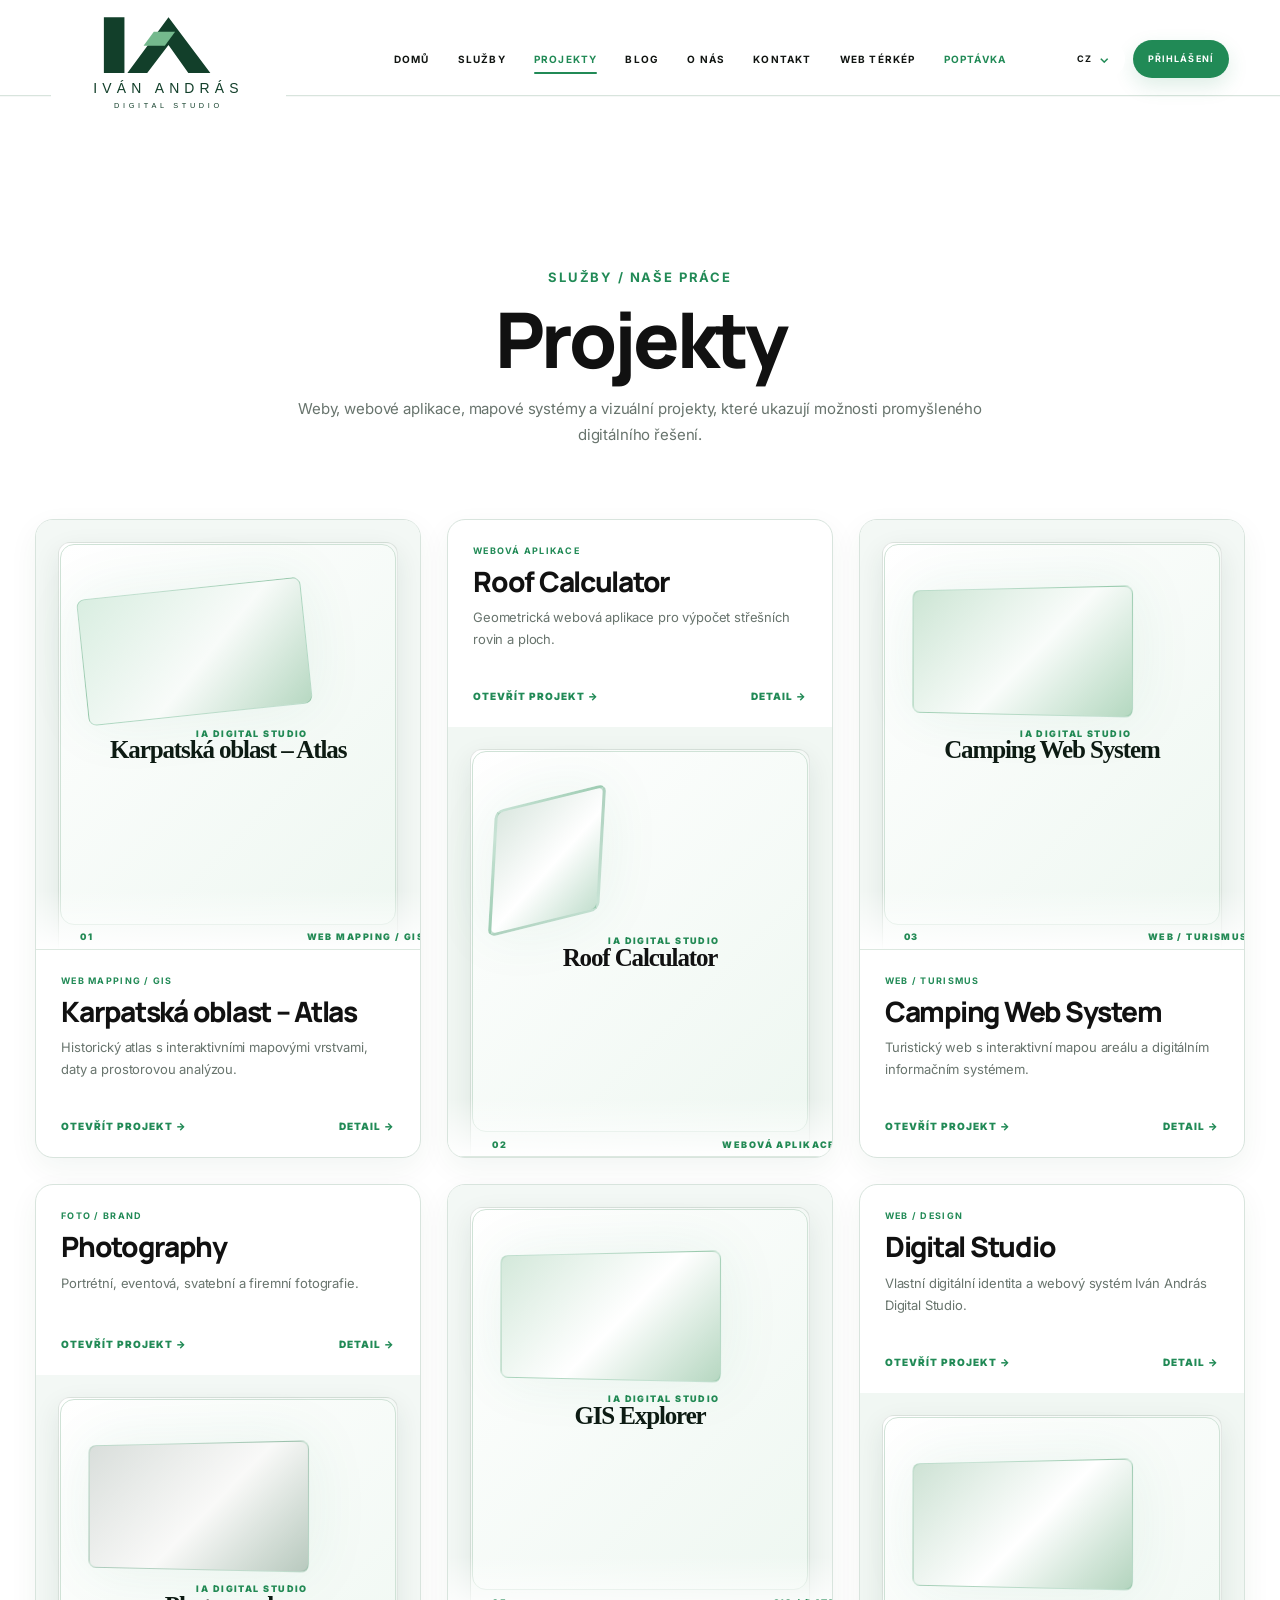
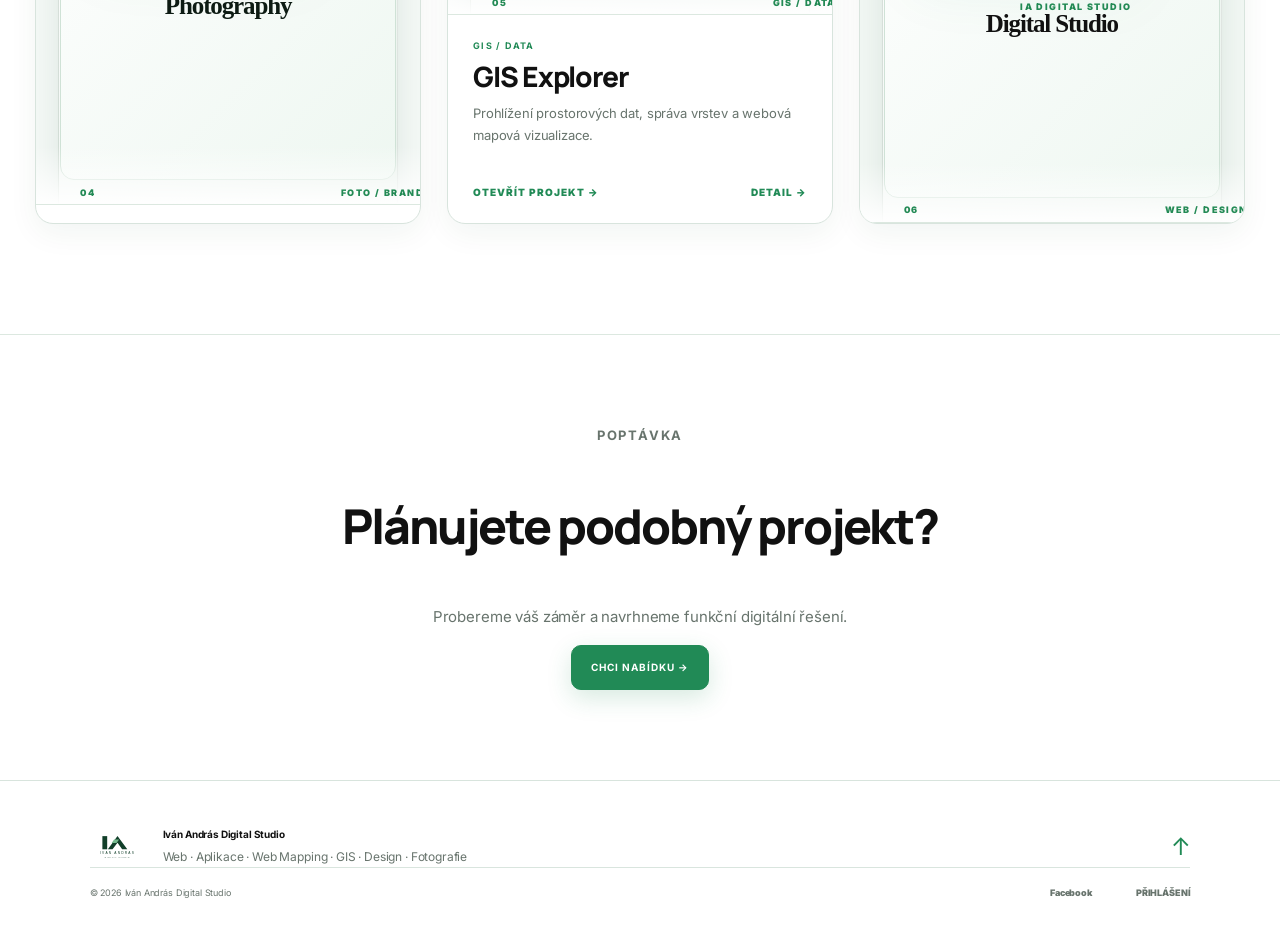
<file: services.html>
<!doctype html><html lang="hu"><head><style>html.i18n-loading body{visibility:hidden}</style><script>document.documentElement.classList.add('i18n-loading');try{var l=localStorage.getItem('ia-lang');if(l)document.documentElement.lang=l}catch(e){}</script><meta charset="utf-8"><meta name="viewport" content="width=device-width,initial-scale=1"><title>Projektek · Iván András Digital Studio</title><link rel="icon" href="assets/logo.svg"><link rel="stylesheet" href="styles.css"></head><body>
<header class="header"><a class="brand-big" href="index.html"><img src="assets/logo.svg"><span>IVÁN ANDRÁS<br><small>DIGITAL STUDIO</small></span></a><nav class="main-nav"><a href="index.html" data-i18n="nav0">KEZDŐLAP</a><div class="nav-dropdown services-dropdown"><button type="button" class="nav-dropdown-toggle" data-i18n="nav1">SZOLGÁLTATÁSOK <span>⌄</span></button><div class="nav-dropdown-menu"><a href="index.html?service=personal#contact" data-service="personal" data-i18n="service0">Személyes weboldal</a><a href="index.html?service=business#contact" data-service="business" data-i18n="service1">Vállalati és céges weboldal</a><a href="index.html?service=shop#contact" data-service="shop" data-i18n="service2">Webáruház</a></div></div><a href="services.html" class="active" data-i18n="nav2">PROJEKTEK</a><a href="index.html#faq" data-i18n="nav3">BLOG</a><a href="index.html#about" data-i18n="nav4">RÓLUNK</a><a href="index.html#contact" data-i18n="nav5">KAPCSOLAT</a><a href="karpatalja-atlasza/frontend/geography.html" target="_blank" rel="noopener noreferrer" data-i18n="navWebMap">WEB TÉRKÉP</a><a href="index.html#offer" class="nav-cta" data-i18n="nav6">AJÁNLATKÉRÉS</a></nav><div class="header-right"><div class="lang-wrap"><button id="langButton" class="header-action">NYELV <b>⌄</b></button><div id="langMenu" class="lang-menu"></div></div><a class="header-action login-action" href="admin.html">BELÉPÉS</a></div><button id="mobileMenuButton" class="mobile-menu-button">☰</button><div id="mobileMenu" class="mobile-menu"><nav><a href="index.html" data-i18n="nav0">KEZDŐLAP</a><details class="mobile-nav-group"><summary data-i18n="nav1">SZOLGÁLTATÁSOK <span>⌄</span></summary><div class="mobile-submenu"><a href="index.html?service=personal#contact" data-service="personal" data-i18n="service0">Személyes weboldal</a><a href="index.html?service=business#contact" data-service="business" data-i18n="service1">Vállalati és céges weboldal</a><a href="index.html?service=shop#contact" data-service="shop" data-i18n="service2">Webáruház</a></div></details><a href="services.html" data-i18n="nav2">PROJEKTEK</a><a href="index.html#faq" data-i18n="nav3">BLOG</a><a href="index.html#about" data-i18n="nav4">RÓLUNK</a><a href="index.html#contact" data-i18n="nav5">KAPCSOLAT</a><a href="index.html#offer" data-i18n="nav6">AJÁNLATKÉRÉS</a></nav></div></header>
<main><section class="projects-page-head"><p class="eyebrow" id="pageEyebrow">PROJEKTEK</p><h1 id="pageTitle">Projektek</h1><p id="pageIntro">Weboldalak, webalkalmazások, térképes rendszerek és vizuális projektek, amelyeken keresztül megmutatom, mire képes egy jól felépített digitális megoldás.</p></section><section class="projects-showcase" id="projectsGrid"></section><section class="project-bottom-cta"><p class="eyebrow" id="projectCtaEy">AJÁNLATKÉRÉS</p><h2 id="projectCtaTitle">Hasonló projekten dolgoznál?</h2><p id="projectCtaText">Beszéljük át az elképzelést, és készítsünk hozzá működő digitális rendszert.</p><a class="btn green" href="index.html#contact" id="projectCta">AJÁNLATOT KÉREK →</a></section></main><footer><div class="footer-top"><img src="assets/logo.svg"><div><b>Iván András Digital Studio</b><span id="footerServices">Web · Applications · Web Mapping · GIS · Design · Photography</span></div><a href="#">↑</a></div><div class="footer-bottom"><span id="footerCopy">© 2026 Iván András Digital Studio</span><div><a href="https://www.facebook.com/andras.ivan.56" target="_blank">Facebook</a><a href="admin.html" id="footerLogin">BELÉPÉS</a></div></div></footer><div id="modal" class="modal" aria-hidden="true"><div class="modal-box project-modal"><button class="modal-close" onclick="closeProject()">×</button><div class="modal-visual" id="mdemo"></div><div class="modal-content"><p class="eyebrow" id="mcat"></p><h2 id="mtitle"></h2><p id="mdesc"></p><div class="modal-details"><div><small id="mtypeLabel">PROJECT TYPE</small><b id="mtype"></b></div><div><small id="mapproachLabel">APPROACH</small><b id="mapproach"></b></div><div><small id="mdeliveryLabel">DELIVERY</small><b id="mdelivery"></b></div></div><a class="btn green" href="index.html#contact" onclick="closeProject()" id="modalCta">Hasonló projektet szeretnék →</a></div></div></div><script src="script.js"></script><script src="analytics-tracking.js" defer></script>
</body></html>
</file>
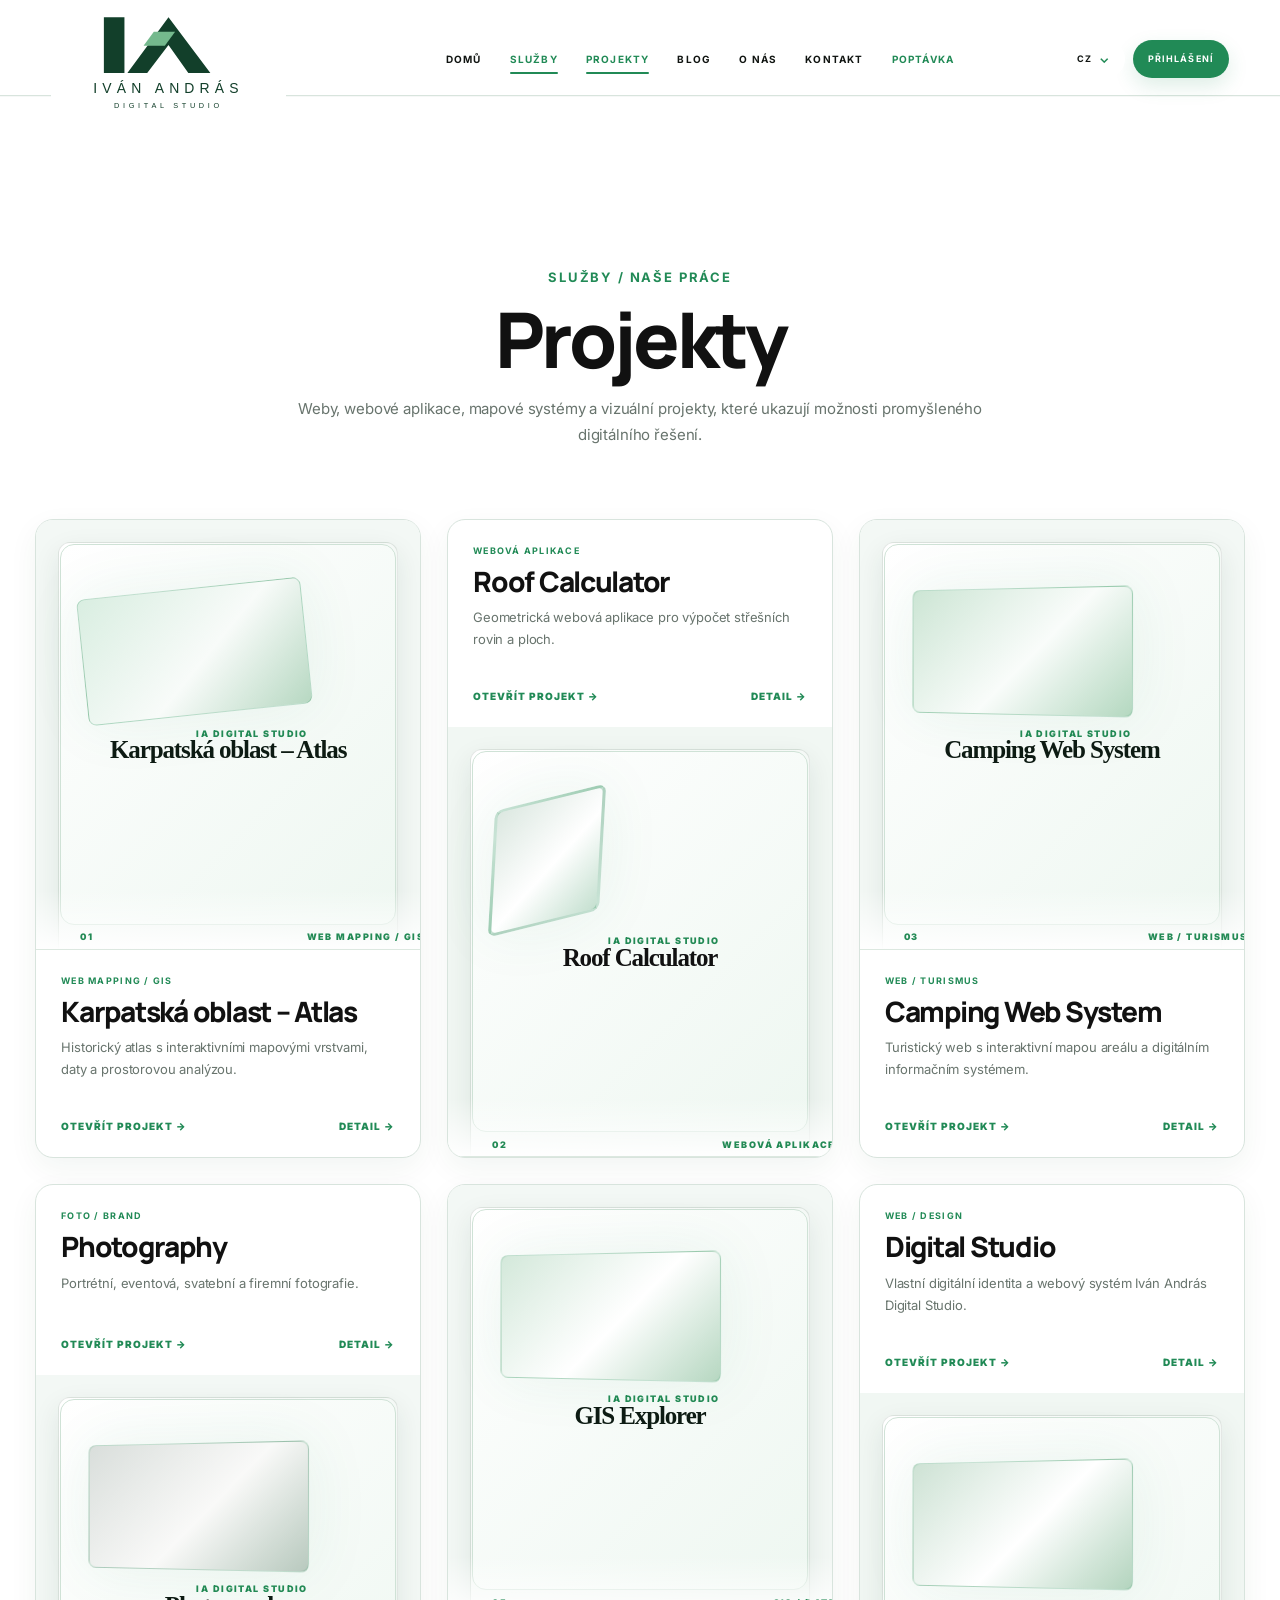
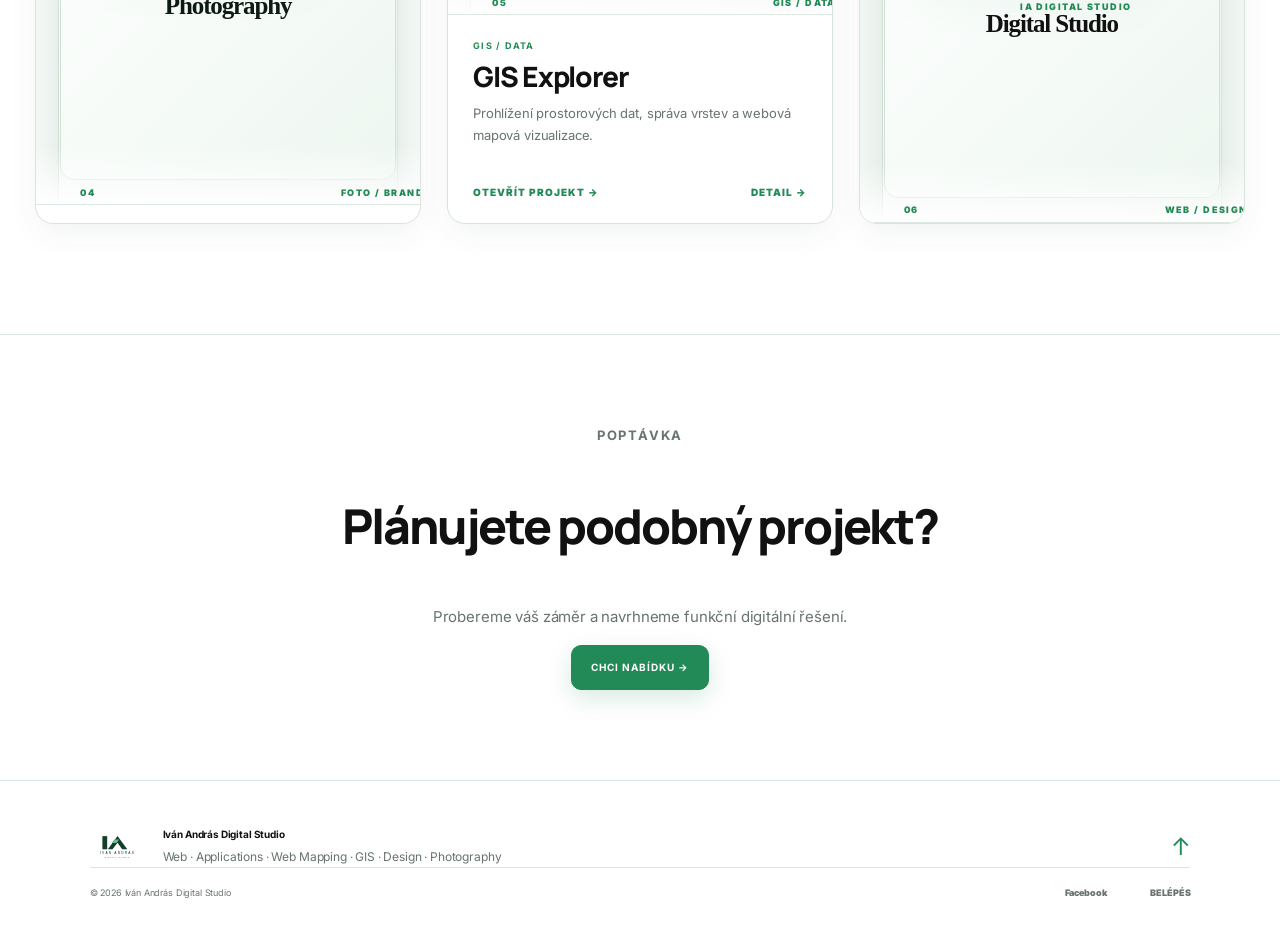
<file: services.v13.html>
<!doctype html><html lang="hu"><head><meta charset="utf-8"><meta name="viewport" content="width=device-width,initial-scale=1"><title>Projektek · Iván András Digital Studio</title><link rel="icon" href="assets/logo.svg"><link rel="stylesheet" href="styles.css"></head><body>
<header class="header"><a class="brand-big" href="index.html"><img src="assets/logo.svg"><span>IVÁN ANDRÁS<br><small>DIGITAL STUDIO</small></span></a><nav class="main-nav"><a href="index.html" data-i18n="nav0">KEZDŐLAP</a><a href="services.html" class="active" data-i18n="nav1">SZOLGÁLTATÁSOK</a><a href="services.html" class="active" data-i18n="nav2">MUNKÁINK</a><a href="index.html#faq" data-i18n="nav3">BLOG</a><a href="index.html#about" data-i18n="nav4">RÓLUNK</a><a href="index.html#contact" data-i18n="nav5">KAPCSOLAT</a><a href="index.html#offer" class="nav-cta" data-i18n="nav6">AJÁNLATKÉRÉS</a></nav><div class="header-right"><div class="lang-wrap"><button id="langButton" class="header-action">NYELV <b>⌄</b></button><div id="langMenu" class="lang-menu"></div></div><a class="header-action login-action" href="admin.html">BELÉPÉS</a></div><button id="mobileMenuButton" class="mobile-menu-button">☰</button><div id="mobileMenu" class="mobile-menu"><nav><a href="index.html" data-i18n="nav0">KEZDŐLAP</a><a href="services.html" data-i18n="nav1">SZOLGÁLTATÁSOK</a><a href="services.html" data-i18n="nav2">MUNKÁINK</a><a href="index.html#faq" data-i18n="nav3">BLOG</a><a href="index.html#about" data-i18n="nav4">RÓLUNK</a><a href="index.html#contact" data-i18n="nav5">KAPCSOLAT</a><a href="index.html#offer" data-i18n="nav6">AJÁNLATKÉRÉS</a></nav></div></header>
<main><section class="projects-page-head"><p class="eyebrow" id="pageEyebrow">SZOLGÁLTATÁSOK / MUNKÁINK</p><h1 id="pageTitle">Projektek</h1><p id="pageIntro">Weboldalak, webalkalmazások, térképes rendszerek és vizuális projektek, amelyeken keresztül megmutatom, mire képes egy jól felépített digitális megoldás.</p></section><section class="projects-showcase" id="projectsGrid"></section><section class="project-bottom-cta"><p class="eyebrow">AJÁNLATKÉRÉS</p><h2 id="projectCtaTitle">Hasonló projekten dolgoznál?</h2><p id="projectCtaText">Beszéljük át az elképzelést, és készítsünk hozzá működő digitális rendszert.</p><a class="btn green" href="index.html#contact" id="projectCta">AJÁNLATOT KÉREK →</a></section></main><footer><div class="footer-top"><img src="assets/logo.svg"><div><b>Iván András Digital Studio</b><span>Web · Applications · Web Mapping · GIS · Design · Photography</span></div><a href="#">↑</a></div><div class="footer-bottom"><span>© 2026 Iván András Digital Studio</span><div><a href="https://www.facebook.com/andras.ivan.56" target="_blank">Facebook</a><a href="admin.html">BELÉPÉS</a></div></div></footer><div id="modal" class="modal" aria-hidden="true"><div class="modal-box project-modal"><button class="modal-close" onclick="closeProject()">×</button><div class="modal-visual" id="mdemo"></div><div class="modal-content"><p class="eyebrow" id="mcat"></p><h2 id="mtitle"></h2><p id="mdesc"></p><div class="modal-details"><div><small>PROJECT TYPE</small><b id="mtype"></b></div><div><small>APPROACH</small><b id="mapproach"></b></div><div><small>DELIVERY</small><b id="mdelivery"></b></div></div><a class="btn green" href="index.html#contact" onclick="closeProject()" id="modalCta">Hasonló projektet szeretnék →</a></div></div></div><script src="script.js"></script></body></html>
</file>
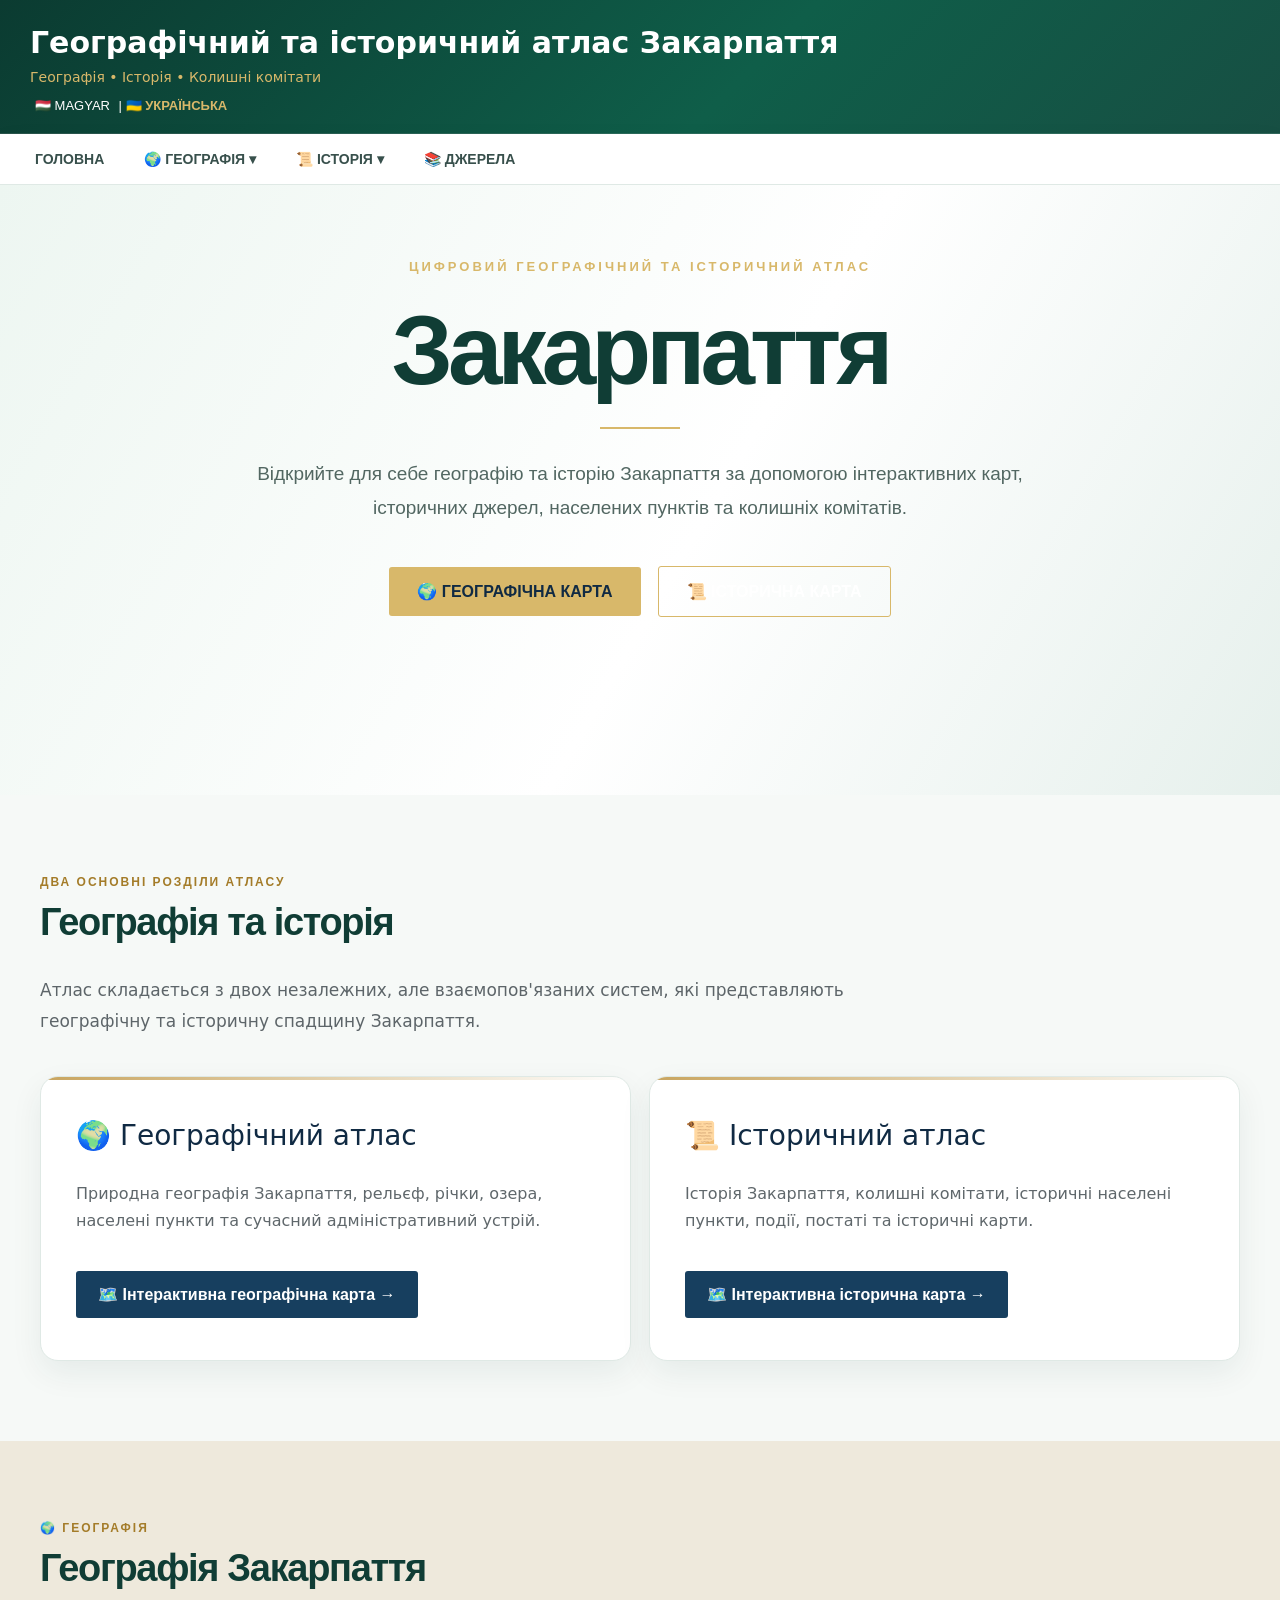
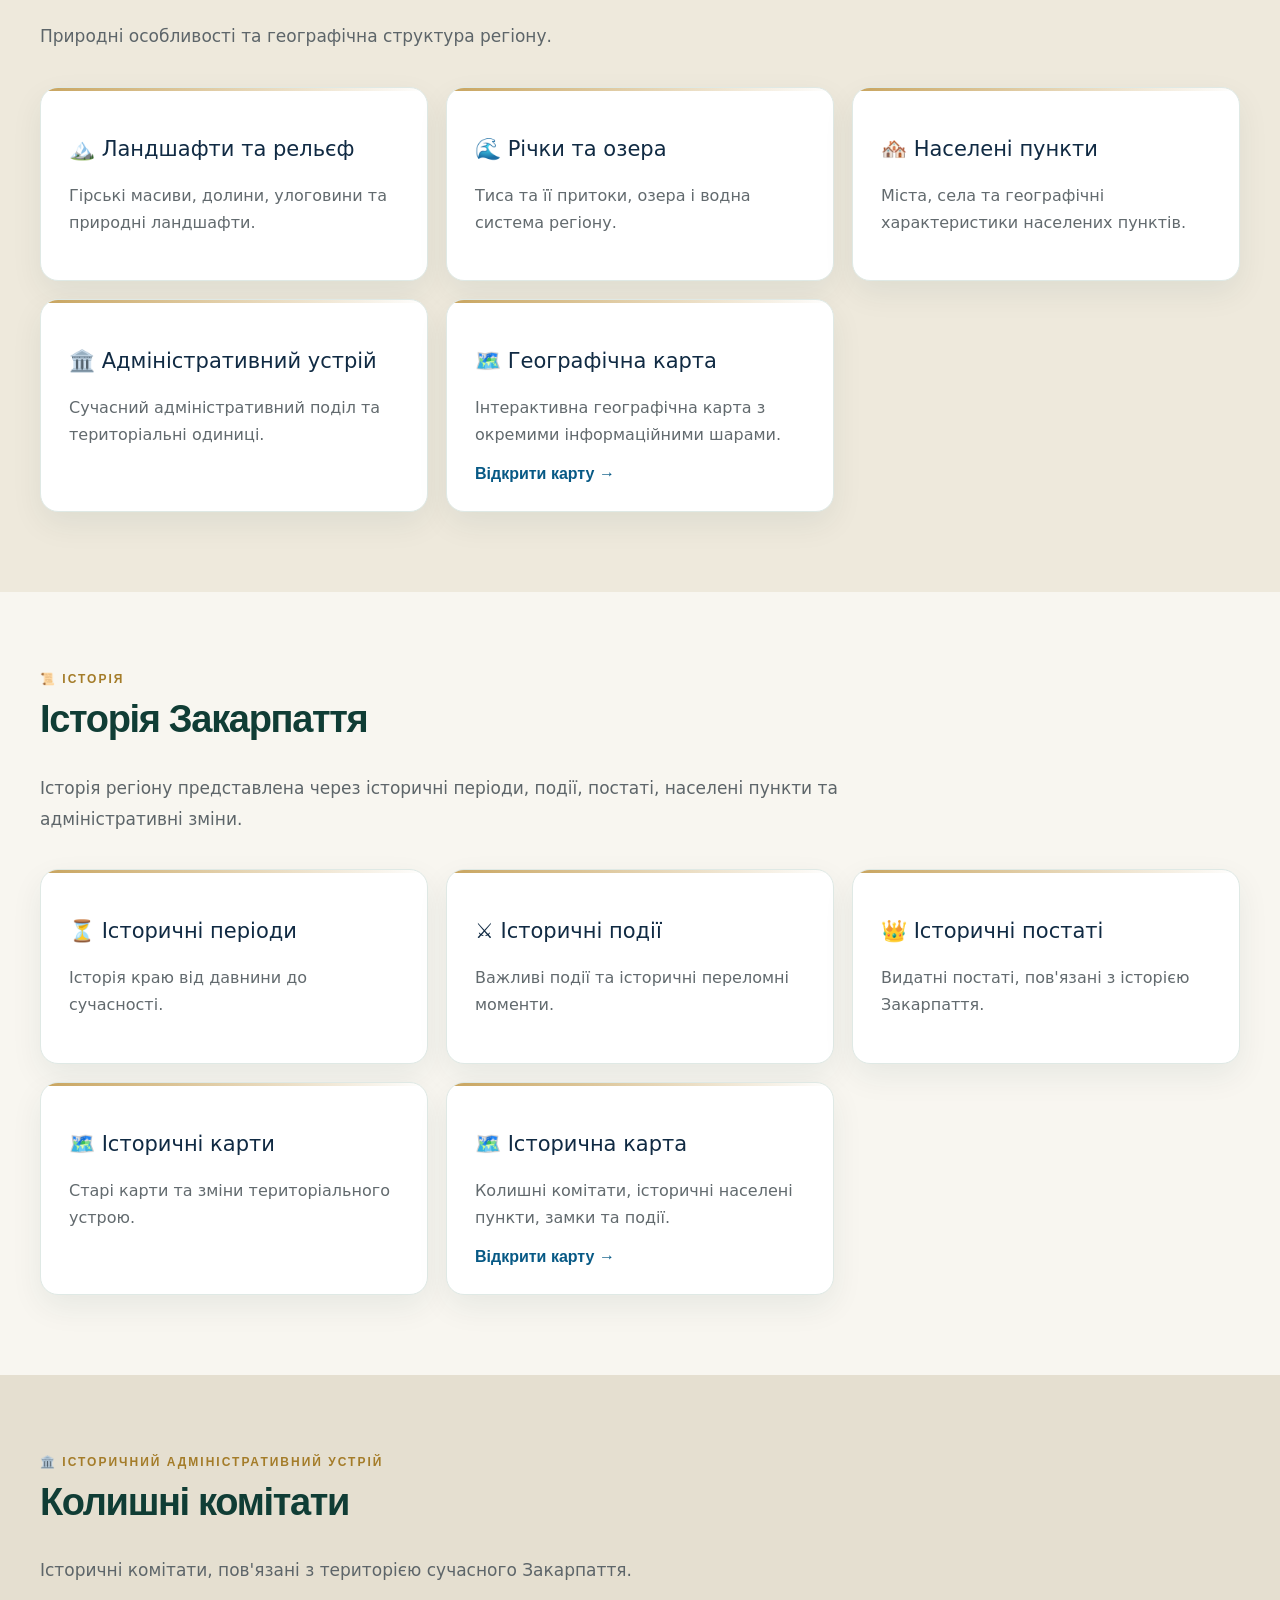
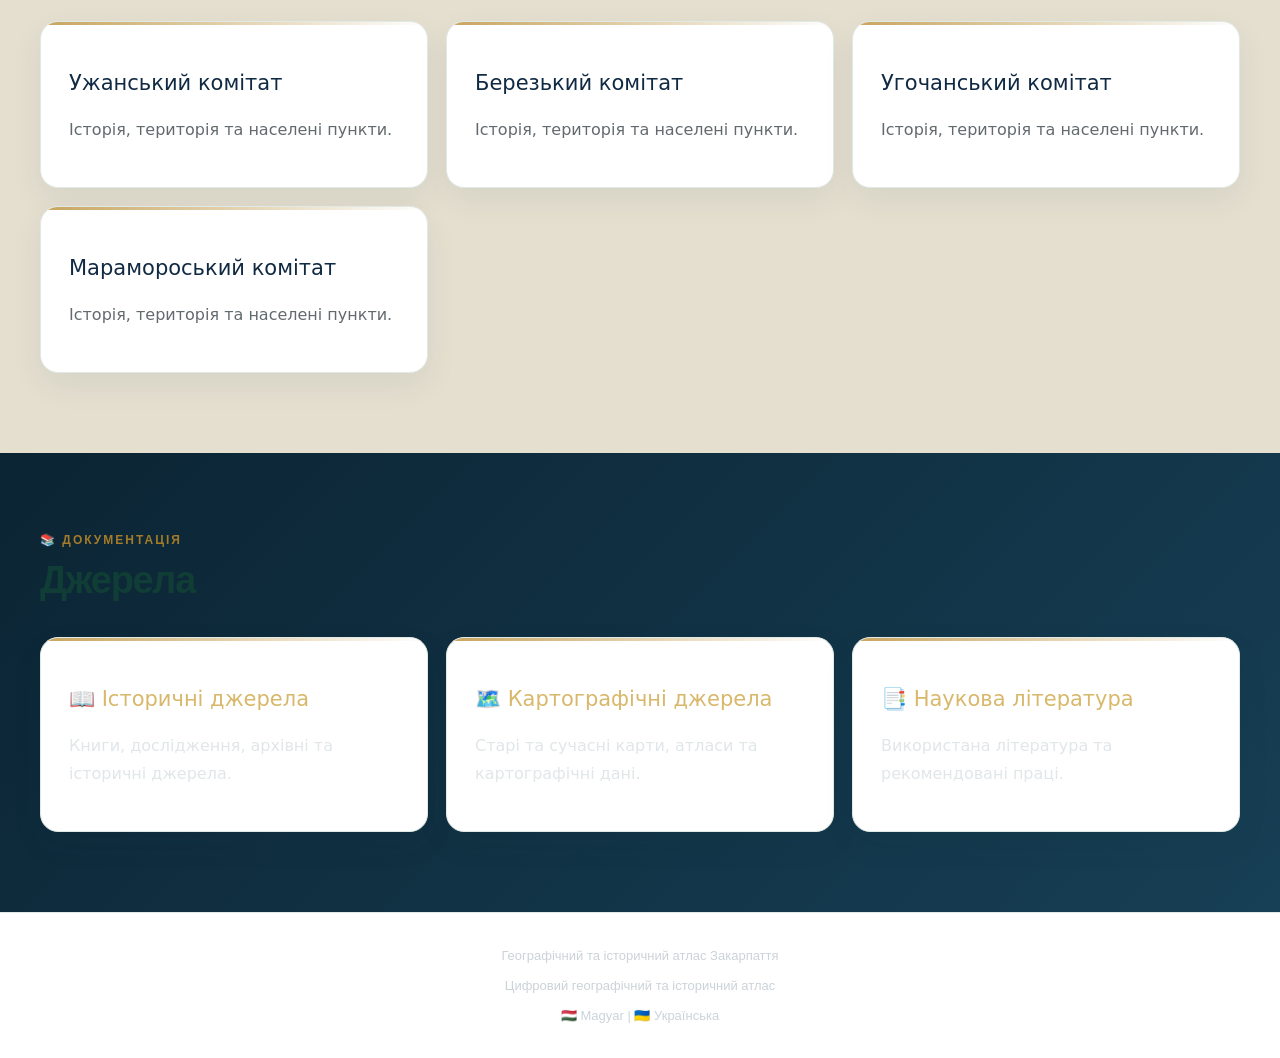
<file: karpatalja-atlasza/frontend/index-ua.html>
<!DOCTYPE html>
<html lang="uk">

<head>

<meta charset="UTF-8">

<meta name="viewport"
      content="width=device-width, initial-scale=1.0">

<title>Географічний та історичний атлас Закарпаття</title>

<meta name="description"
      content="Географічний та історичний атлас Закарпаття – інтерактивні географічні та історичні карти, колишні комітати, населені пункти та історичні джерела.">

<style>

* {
    box-sizing: border-box;
}

html {
    scroll-behavior: smooth;
}

body {
    margin: 0;
    font-family: Georgia, "Times New Roman", serif;
    background: #f4f1e8;
    color: #263238;
}


/* =========================================
   HEADER
========================================= */

header {
    background: #102a43;
    color: white;
    padding: 24px 30px 20px;
    border-bottom: 1px solid #c09d57;
}

.header-inner {
    max-width: 1250px;
    margin: auto;
}

.logo {
    font-size: 30px;
    font-weight: bold;
    line-height: 1.25;
}

.subtitle {
    color: #d8b86a;
    margin-top: 7px;
    font-size: 14px;
}


/* =========================================
   LANGUAGE SWITCH
========================================= */

.language-switch {
    margin-top: 13px;
    font-family: Arial, sans-serif;
    font-size: 13px;
}

.language-switch a {
    color: white;
    text-decoration: none;
    margin: 0 5px;
}

.language-switch a:hover {
    color: #d8b86a;
}

.language-current {
    color: #d8b86a;
    font-weight: bold;
}


/* =========================================
   NAVIGATION
========================================= */

nav {
    background: #173f5f;
    border-bottom: 1px solid rgba(255,255,255,.15);
}

.nav-inner {
    max-width: 1250px;
    margin: auto;
    display: flex;
    flex-wrap: wrap;
    align-items: center;
}

nav a,
.dropbtn {
    color: white;
    text-decoration: none;
    padding: 17px 20px;
    font-family: Arial, sans-serif;
    font-size: 14px;
    font-weight: bold;
    border: none;
    background: transparent;
    cursor: pointer;
}

nav a:hover,
.dropbtn:hover {
    background: #0d3049;
}


/* =========================================
   DROPDOWN
========================================= */

.dropdown {
    position: relative;
}

.dropdown-content {
    display: none;
    position: absolute;
    top: 100%;
    left: 0;
    min-width: 310px;
    background: white;
    box-shadow: 0 8px 25px rgba(0,0,0,.25);
    z-index: 9999;
}

.dropdown-content a {
    display: block;
    color: #263238;
    padding: 14px 18px;
    font-weight: normal;
    border-bottom: 1px solid #eeeeee;
}

.dropdown-content a:hover {
    background: #eee8d8;
    color: #102a43;
}

.dropdown:hover .dropdown-content {
    display: block;
}


/* =========================================
   HERO
========================================= */

.hero {
    background:
        linear-gradient(
            rgba(16,42,67,.94),
            rgba(16,42,67,.94)
        );

    color: white;
    text-align: center;
    padding: 110px 25px;
}

.hero-label {
    color: #d8b86a;
    font-family: Arial, sans-serif;
    font-size: 13px;
    font-weight: bold;
    letter-spacing: 3px;
    text-transform: uppercase;
}

.hero h1 {
    font-size: clamp(44px, 7vw, 76px);
    font-weight: normal;
    margin: 20px 0;
}

.hero-line {
    width: 80px;
    height: 2px;
    background: #d8b86a;
    margin: 0 auto 28px;
}

.hero p {
    max-width: 800px;
    margin: auto;
    font-size: 19px;
    line-height: 1.8;
    color: #e5e5e5;
}


/* =========================================
   BUTTONS
========================================= */

.buttons {
    margin-top: 35px;
}

.button {
    display: inline-block;
    padding: 15px 28px;
    margin: 6px;
    text-decoration: none;
    font-family: Arial, sans-serif;
    font-weight: bold;
    border-radius: 3px;
}

.button-gold {
    background: #d8b86a;
    color: #102a43;
}

.button-outline {
    border: 1px solid #d8b86a;
    color: white;
}

.button:hover {
    opacity: .85;
}


/* =========================================
   SECTIONS
========================================= */

section {
    padding: 80px 25px;
}

.section-inner {
    max-width: 1200px;
    margin: auto;
}

.section-label {
    color: #a47c29;
    font-family: Arial, sans-serif;
    font-size: 12px;
    font-weight: bold;
    letter-spacing: 2px;
    text-transform: uppercase;
}

h2 {
    color: #102a43;
    font-size: 38px;
    font-weight: normal;
    margin-top: 12px;
}

.description {
    max-width: 820px;
    line-height: 1.8;
    font-size: 17px;
    color: #5d6569;
}


/* =========================================
   ATLAS
========================================= */

.atlas-grid {
    display: grid;
    grid-template-columns: 1fr 1fr;
    gap: 25px;
    margin-top: 40px;
}

.atlas-card {
    background: white;
    padding: 42px 35px;
    border: 1px solid #ddd5c3;
    box-shadow: 0 7px 22px rgba(0,0,0,.08);
}

.atlas-card h3 {
    font-size: 28px;
    font-weight: normal;
    color: #102a43;
    margin-top: 0;
}

.atlas-card p {
    line-height: 1.7;
    color: #5f676b;
}

.map-button {
    display: inline-block;
    margin-top: 20px;
    padding: 14px 22px;
    background: #173f5f;
    color: white;
    text-decoration: none;
    font-family: Arial, sans-serif;
    font-weight: bold;
    border-radius: 3px;
}

.map-button:hover {
    background: #0d3049;
}


/* =========================================
   GEOGRAPHY
========================================= */

.geography {
    background: #eee9dc;
}


/* =========================================
   HISTORY
========================================= */

.history {
    background: #f8f6f0;
}


/* =========================================
   CARDS
========================================= */

.cards {
    display: grid;
    grid-template-columns: repeat(3, 1fr);
    gap: 20px;
    margin-top: 35px;
}

.card {
    background: white;
    border: 1px solid #ddd5c3;
    padding: 28px;
}

.card h3 {
    color: #102a43;
    font-size: 21px;
    font-weight: normal;
}

.card p {
    color: #626a6e;
    line-height: 1.7;
}

.card a {
    color: #075985;
    text-decoration: none;
    font-family: Arial, sans-serif;
    font-weight: bold;
}

.card a:hover {
    text-decoration: underline;
}


/* =========================================
   COUNTIES
========================================= */

.counties {
    background: #e5dfd0;
}

.county {
    border-left: 5px solid #b08a35;
}


/* =========================================
   SOURCES
========================================= */

.sources {
    background: #102a43;
    color: white;
}

.sources h2 {
    color: white;
}

.sources .card {
    background: #173f5f;
    border-color: #315872;
}

.sources .card h3 {
    color: #d8b86a;
}

.sources .card p {
    color: #e1e6e9;
}


/* =========================================
   FOOTER
========================================= */

footer {
    background: #091d2d;
    color: #cbd3d8;
    text-align: center;
    padding: 35px 20px;
    font-family: Arial, sans-serif;
    font-size: 13px;
}


/* =========================================
   MOBILE
========================================= */

@media (max-width: 800px) {

    .logo {
        font-size: 22px;
    }

    nav a,
    .dropbtn {
        padding: 13px 10px;
        font-size: 12px;
    }

    .atlas-grid,
    .cards {
        grid-template-columns: 1fr;
    }

    .dropdown-content {
        position: static;
        width: 100%;
        box-shadow: none;
    }

    .hero {
        padding: 80px 20px;
    }

}

</style>

<link rel="stylesheet" href="css/atlas-ai.css">
<link rel="stylesheet" href="css/v12-design.css">
<link rel="stylesheet" href="css/premium-unified.css">
<link rel="stylesheet" href="css/layer-workspace-premium.css">
</head>


<body>


<!-- =========================================
     HEADER
========================================= -->

<header>

<div class="header-inner">

    <div class="logo">
        Географічний та історичний атлас Закарпаття
    </div>

    <div class="subtitle">
        Географія • Історія • Колишні комітати
    </div>

    <div class="language-switch">

        <a href="index.html">
            🇭🇺 MAGYAR
        </a>

        <span>|</span>

        <span class="language-current">
            🇺🇦 УКРАЇНСЬКА
        </span>

    </div>

</div>

</header>


<!-- =========================================
     NAVIGATION
========================================= -->

<nav>

<div class="nav-inner">


    <a href="index-ua.html">
        ГОЛОВНА
    </a>


    <!-- =====================================
         GEOGRAPHY
    ====================================== -->

    <div class="dropdown">

        <button class="dropbtn">
            🌍 ГЕОГРАФІЯ ▾
        </button>

        <div class="dropdown-content">

            <a href="#geography">
                Географічний огляд
            </a>

            <a href="foldrajzi-terkep-ua.html">
                🗺️ Інтерактивна географічна карта
            </a>

            <a href="#landscape">
                🏔️ Ландшафти та рельєф
            </a>

            <a href="#rivers">
                🌊 Річки та озера
            </a>

            <a href="#settlements">
                🏘️ Населені пункти
            </a>

            <a href="#administration">
                🏛️ Адміністративний устрій
            </a>

        </div>

    </div>


    <!-- =====================================
         HISTORY
    ====================================== -->

    <div class="dropdown">

        <button class="dropbtn">
            📜 ІСТОРІЯ ▾
        </button>

        <div class="dropdown-content">

            <a href="#history">
                Історичний огляд
            </a>

            <a href="tortenelmi-terkep-ua.html">
                🗺️ Інтерактивна історична карта
            </a>

            <a href="#counties">
                🏛️ Колишні комітати
            </a>

            <a href="#periods">
                ⏳ Історичні періоди
            </a>

            <a href="#events">
                ⚔️ Історичні події
            </a>

            <a href="#people">
                👑 Історичні постаті
            </a>

            <a href="#oldmaps">
                🗺️ Старі історичні карти
            </a>

        </div>

    </div>


    <a href="#sources">
        📚 ДЖЕРЕЛА
    </a>

</div>

</nav>


<!-- =========================================
     HERO
========================================= -->

<div class="hero">

    <div class="hero-label">
        Цифровий географічний та історичний атлас
    </div>

    <h1>
        Закарпаття
    </h1>

    <div class="hero-line"></div>

    <p>

        Відкрийте для себе географію та історію
        Закарпаття за допомогою інтерактивних карт,
        історичних джерел, населених пунктів
        та колишніх комітатів.

    </p>


    <div class="buttons">

        <a
            href="foldrajzi-terkep-ua.html"
            class="button button-gold">

            🌍 ГЕОГРАФІЧНА КАРТА

        </a>


        <a
            href="tortenelmi-terkep-ua.html"
            class="button button-outline">

            📜 ІСТОРИЧНА КАРТА

        </a>

    </div>

</div>


<!-- =========================================
     TWO ATLAS
========================================= -->

<section>

<div class="section-inner">

    <div class="section-label">
        Два основні розділи атласу
    </div>

    <h2>
        Географія та історія
    </h2>

    <p class="description">

        Атлас складається з двох незалежних,
        але взаємопов'язаних систем, які
        представляють географічну та історичну
        спадщину Закарпаття.

    </p>


    <div class="atlas-grid">


        <!-- GEOGRAPHY -->

        <div class="atlas-card">

            <h3>
                🌍 Географічний атлас
            </h3>

            <p>

                Природна географія Закарпаття,
                рельєф, річки, озера, населені
                пункти та сучасний адміністративний
                устрій.

            </p>


            <a
                href="foldrajzi-terkep-ua.html"
                class="map-button">

                🗺️ Інтерактивна географічна карта →

            </a>

        </div>


        <!-- HISTORY -->

        <div class="atlas-card">

            <h3>
                📜 Історичний атлас
            </h3>

            <p>

                Історія Закарпаття, колишні комітати,
                історичні населені пункти, події,
                постаті та історичні карти.

            </p>


            <a
                href="tortenelmi-terkep-ua.html"
                class="map-button">

                🗺️ Інтерактивна історична карта →

            </a>

        </div>

    </div>

</div>

</section>


<!-- =========================================
     GEOGRAPHY
========================================= -->

<section
    class="geography"
    id="geography">

<div class="section-inner">

    <div class="section-label">
        🌍 Географія
    </div>

    <h2>
        Географія Закарпаття
    </h2>

    <p class="description">

        Природні особливості та географічна
        структура регіону.

    </p>


    <div class="cards">


        <div
            class="card"
            id="landscape">

            <h3>
                🏔️ Ландшафти та рельєф
            </h3>

            <p>
                Гірські масиви, долини,
                улоговини та природні ландшафти.
            </p>

        </div>


        <div
            class="card"
            id="rivers">

            <h3>
                🌊 Річки та озера
            </h3>

            <p>
                Тиса та її притоки,
                озера і водна система регіону.
            </p>

        </div>


        <div
            class="card"
            id="settlements">

            <h3>
                🏘️ Населені пункти
            </h3>

            <p>
                Міста, села та географічні
                характеристики населених пунктів.
            </p>

        </div>


        <div
            class="card"
            id="administration">

            <h3>
                🏛️ Адміністративний устрій
            </h3>

            <p>
                Сучасний адміністративний поділ
                та територіальні одиниці.
            </p>

        </div>


        <div class="card">

            <h3>
                🗺️ Географічна карта
            </h3>

            <p>
                Інтерактивна географічна карта
                з окремими інформаційними шарами.
            </p>

            <a href="foldrajzi-terkep-ua.html">
                Відкрити карту →
            </a>

        </div>

    </div>

</div>

</section>


<!-- =========================================
     HISTORY
========================================= -->

<section
    class="history"
    id="history">

<div class="section-inner">

    <div class="section-label">
        📜 Історія
    </div>

    <h2>
        Історія Закарпаття
    </h2>

    <p class="description">

        Історія регіону представлена через
        історичні періоди, події, постаті,
        населені пункти та адміністративні зміни.

    </p>


    <div class="cards">


        <div
            class="card"
            id="periods">

            <h3>
                ⏳ Історичні періоди
            </h3>

            <p>
                Історія краю від давнини
                до сучасності.
            </p>

        </div>


        <div
            class="card"
            id="events">

            <h3>
                ⚔️ Історичні події
            </h3>

            <p>
                Важливі події та історичні
                переломні моменти.
            </p>

        </div>


        <div
            class="card"
            id="people">

            <h3>
                👑 Історичні постаті
            </h3>

            <p>
                Видатні постаті, пов'язані
                з історією Закарпаття.
            </p>

        </div>


        <div
            class="card"
            id="oldmaps">

            <h3>
                🗺️ Історичні карти
            </h3>

            <p>
                Старі карти та зміни
                територіального устрою.
            </p>

        </div>


        <div class="card">

            <h3>
                🗺️ Історична карта
            </h3>

            <p>
                Колишні комітати, історичні
                населені пункти, замки та події.
            </p>

            <a href="tortenelmi-terkep-ua.html">
                Відкрити карту →
            </a>

        </div>

    </div>

</div>

</section>


<!-- =========================================
     COUNTIES
========================================= -->

<section
    class="counties"
    id="counties">

<div class="section-inner">

    <div class="section-label">
        🏛️ Історичний адміністративний устрій
    </div>

    <h2>
        Колишні комітати
    </h2>

    <p class="description">

        Історичні комітати, пов'язані
        з територією сучасного Закарпаття.

    </p>


    <div class="cards">


        <div class="card county">

            <h3>
                Ужанський комітат
            </h3>

            <p>
                Історія, територія
                та населені пункти.
            </p>

        </div>


        <div class="card county">

            <h3>
                Березький комітат
            </h3>

            <p>
                Історія, територія
                та населені пункти.
            </p>

        </div>


        <div class="card county">

            <h3>
                Угочанський комітат
            </h3>

            <p>
                Історія, територія
                та населені пункти.
            </p>

        </div>


        <div class="card county">

            <h3>
                Марамороський комітат
            </h3>

            <p>
                Історія, територія
                та населені пункти.
            </p>

        </div>

    </div>

</div>

</section>


<!-- =========================================
     SOURCES
========================================= -->

<section
    class="sources"
    id="sources">

<div class="section-inner">

    <div class="section-label">
        📚 Документація
    </div>

    <h2>
        Джерела
    </h2>


    <div class="cards">


        <div class="card">

            <h3>
                📖 Історичні джерела
            </h3>

            <p>
                Книги, дослідження, архівні
                та історичні джерела.
            </p>

        </div>


        <div class="card">

            <h3>
                🗺️ Картографічні джерела
            </h3>

            <p>
                Старі та сучасні карти,
                атласи та картографічні дані.
            </p>

        </div>


        <div class="card">

            <h3>
                📑 Наукова література
            </h3>

            <p>
                Використана література
                та рекомендовані праці.
            </p>

        </div>

    </div>

</div>

</section>


<!-- =========================================
     FOOTER
========================================= -->

<footer>

    Географічний та історичний атлас Закарпаття

    <br><br>

    Цифровий географічний та історичний атлас

    <br><br>

    🇭🇺 Magyar | 🇺🇦 Українська

</footer>


<script src="js/atlas-ai.js"></script>
</body>

</html>
</file>
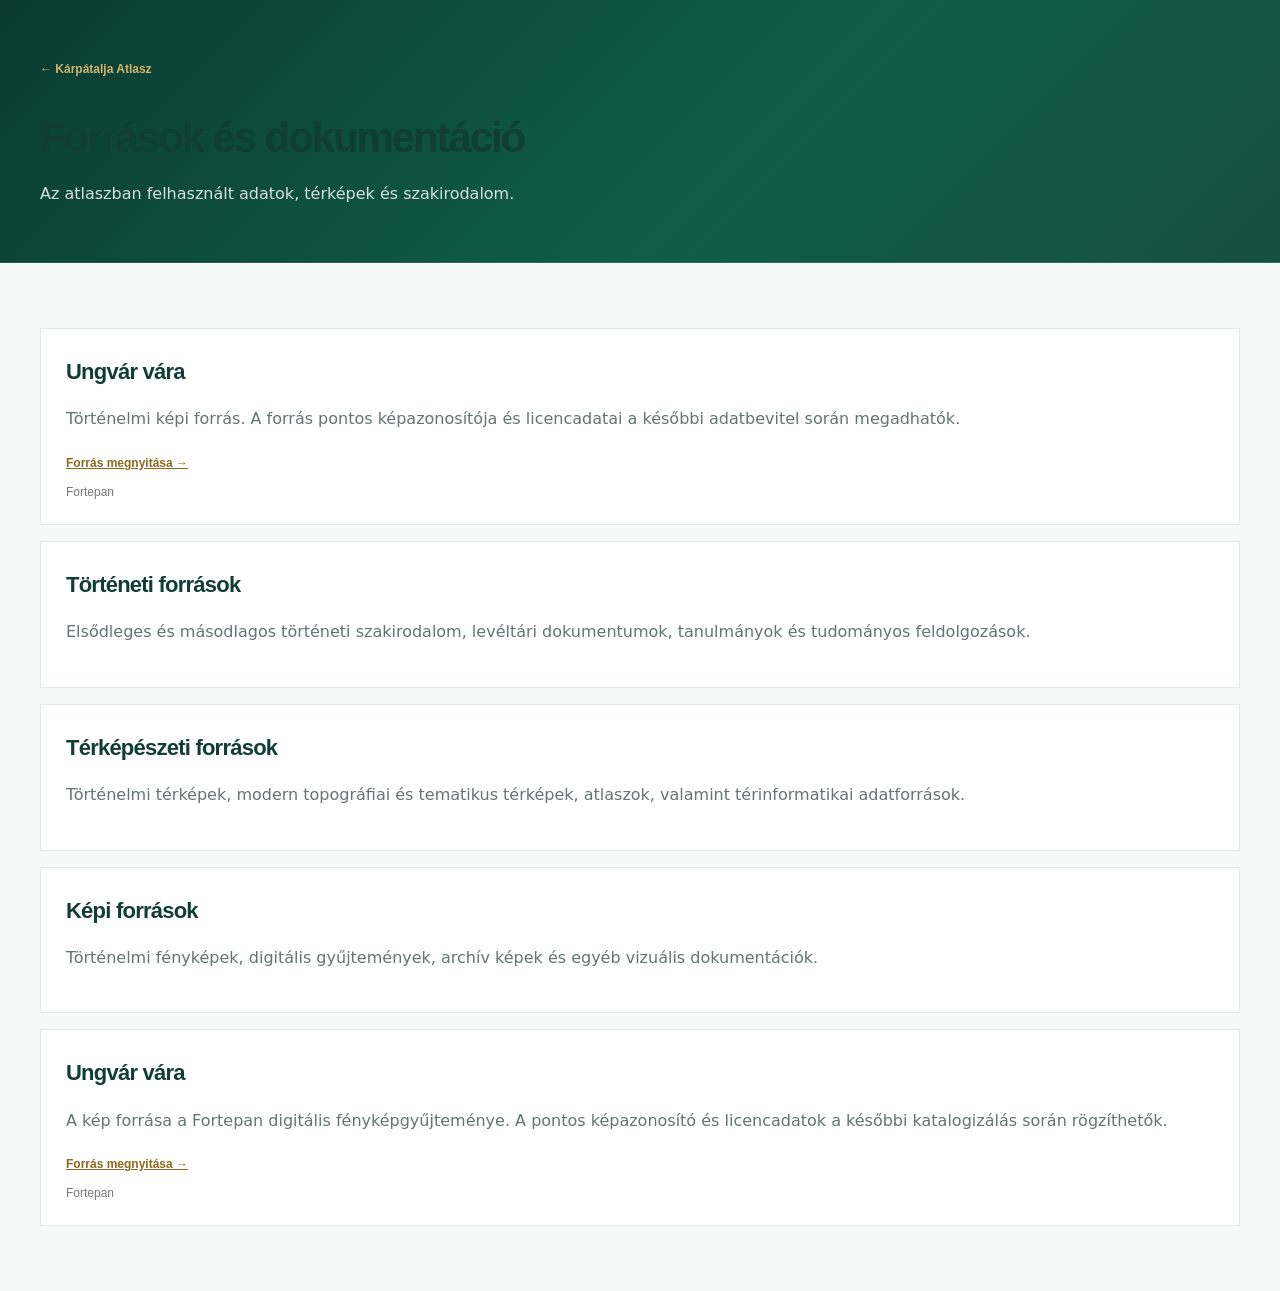
<file: karpatalja-atlasza/frontend/sources.html>
<!doctype html><html lang="hu"><head><meta charset="utf-8"><meta name="viewport" content="width=device-width,initial-scale=1"><title>Források · Kárpátalja Atlasz</title><link rel="stylesheet" href="css/main.css"><link rel="stylesheet" href="css/layout.css"><link rel="stylesheet" href="css/responsive.css"><link rel="stylesheet" href="css/atlas-ai.css">
<link rel="stylesheet" href="css/v12-design.css">
<link rel="stylesheet" href="css/premium-unified.css">
<link rel="stylesheet" href="css/layer-workspace-premium.css">
</head><body><header class="simple-header"><div class="container"><a href="index.html">← Kárpátalja Atlasz</a><h1>Források és dokumentáció</h1><p>Az atlaszban felhasznált adatok, térképek és szakirodalom.</p></div></header><main class="sources-page"><div class="container"><div id="sourceList" class="source-list"><div class="loading">Források betöltése…</div></div></div></main><script>const esc=s=>String(s??'').replace(/[&<>"']/g,m=>({'&':'&amp;','<':'&lt;','>':'&gt;','"':'&quot;',"'":'&#039;'}[m]));fetch('../data/atlasz.json').then(r=>r.json()).then(d=>{const groups=[];const walk=(v,k='')=>{if(Array.isArray(v)){v.forEach((x,i)=>walk(x,k||String(i)));}else if(v&&typeof v==='object'){if(v.source||v.sourceUrl||v.sourceDescription)groups.push({title:v.title||v.name||k,source:v.source,sourceUrl:v.sourceUrl,desc:v.sourceDescription||v.description});Object.entries(v).forEach(([kk,x])=>walk(x,kk));}};walk(d);const unique=[];const seen=new Set();for(const x of groups){const key=JSON.stringify(x);if(!seen.has(key)){seen.add(key);unique.push(x)}}document.getElementById('sourceList').innerHTML=unique.length?unique.map(x=>`<article class="source-item"><h2>${esc(x.title)}</h2>${x.desc?`<p>${esc(x.desc)}</p>`:''}${x.sourceUrl?`<a href="${esc(x.sourceUrl)}" target="_blank" rel="noopener">Forrás megnyitása →</a>`:''}${x.source?`<div class="source-name">${esc(x.source)}</div>`:''}</article>`).join(''):'<p>Nincs külön forrásrekord megadva az adatállományban. A teljes adatstruktúra az atlasz.json fájlban található.</p>';}).catch(e=>{document.getElementById('sourceList').innerHTML='<p>A forráslista nem tölthető be. Ellenőrizd, hogy az oldalt helyi szerverről nyitod meg, ne közvetlenül file:// útvonalról.</p>'});</script><script src="js/atlas-ai.js"></script>
</body></html>
</file>
<file: styles.css>
@import url('https://fonts.googleapis.com/css2?family=Inter:wght@400;500;600;700&family=Manrope:wght@500;600;700;800&display=swap');
:root{--accent:#2f8f5b;--dark:#0b1711;--soft:#f1f7f3;--line:#dce6df;--muted:#68756e;--max:1240px}*{box-sizing:border-box}html{scroll-behavior:smooth}body{margin:0;color:var(--dark);background:#fff;font-family:Inter,Arial,sans-serif;line-height:1.45}.topline{height:4px;background:var(--accent)}a{text-decoration:none;color:inherit}button,input,select,textarea{font:inherit}
.header{height:108px;position:fixed;z-index:50;top:4px;left:0;right:0;background:#ffffffef;backdrop-filter:blur(18px);border-bottom:1px solid #153a2710;display:grid;grid-template-columns:270px 1fr 190px;align-items:center;padding:0 3.5vw;gap:18px}.brand-big{display:flex;align-items:center}.brand-big img{width:265px;height:auto;display:block}.main-nav{display:flex;justify-content:center;align-items:center;gap:25px;min-width:0}.main-nav a,.mobile-menu a{font-size:11px;font-weight:900;letter-spacing:.08em;text-transform:uppercase;white-space:nowrap;transition:.18s;color:var(--dark);position:relative;padding:8px 0}.main-nav a:hover,.main-nav a.active,.mobile-menu a:hover,.mobile-menu a.active{color:var(--accent);text-shadow:0 0 13px #2f8f5b66}.main-nav a:after{content:"";position:absolute;left:0;right:0;bottom:1px;height:2px;background:var(--accent);transform:scaleX(0);transform-origin:center;transition:.18s}.main-nav a:hover:after,.main-nav a.active:after{transform:scaleX(1)}
.header-right{display:flex;justify-content:flex-end;align-items:center;gap:8px}.header-action{height:40px;border:1px solid var(--dark);background:#fff;padding:0 13px;display:inline-flex;align-items:center;justify-content:center;font-size:10px;font-weight:900;letter-spacing:.13em;text-transform:uppercase;cursor:pointer;transition:.18s}.header-action:hover{color:var(--accent);border-color:var(--accent);box-shadow:0 0 14px #2f8f5b26}.lang-wrap{position:relative}.header-action b{font-size:13px;margin-left:7px;color:var(--accent)}.lang-menu{display:none;position:absolute;right:0;top:46px;background:#fff;border:1px solid var(--line);box-shadow:0 18px 45px #163b2820;min-width:155px;padding:5px}.lang-menu.open{display:block}.lang-menu button{display:block;width:100%;border:0;background:#fff;text-align:left;padding:11px 13px;font-size:10px;font-weight:900;letter-spacing:.08em;cursor:pointer}.lang-menu button:hover{background:var(--soft);color:var(--accent)}.login-action{color:#fff;background:var(--dark);border-color:var(--dark)}.login-action:hover{background:var(--accent);color:#fff;border-color:var(--accent)}.mobile-menu-button,.mobile-menu{display:none}
.hero{max-width:var(--max);margin:auto;min-height:570px;padding:145px 3.5vw 55px;display:grid;grid-template-columns:1.15fr .85fr;gap:70px;align-items:center}.hero-main{padding-top:15px}.eyebrow{font-size:9px;font-weight:900;letter-spacing:.2em;text-transform:uppercase;color:var(--accent);margin:0 0 14px}.hero h1{font:700 clamp(50px,6.2vw,80px)/.9 'Space Grotesk';letter-spacing:-.065em;margin:0 0 20px;max-width:760px}.hero h1:after{content:"";display:block;width:58px;height:4px;background:var(--accent);margin-top:18px;border-radius:10px}.hero-p{font-size:17px;color:var(--muted);max-width:610px;margin:0 0 25px}.hero-actions{display:flex;align-items:center;gap:20px}.btn{display:inline-flex;border:1px solid var(--dark);padding:12px 17px;font-size:9px;font-weight:900;letter-spacing:.11em;text-transform:uppercase;cursor:pointer}.btn.green{background:var(--accent);border-color:var(--accent);color:#fff}.text-link{font-size:9px;font-weight:900;text-transform:uppercase;letter-spacing:.1em;color:var(--dark)}.text-link:hover{color:var(--accent)}
.profile-card{display:grid;grid-template-columns:160px 1fr;gap:21px;border:1px solid var(--line);border-radius:15px;padding:15px;background:#fff;box-shadow:0 18px 45px #163b2810}.profile-photo{width:160px;height:200px}.photo-placeholder{height:100%;width:100%;background:linear-gradient(145deg,#dfece4,#a9cdb7);display:grid;place-items:center;position:relative;overflow:hidden}.photo-placeholder:after{content:"";position:absolute;width:105px;height:145px;border:1px solid #fff8;transform:rotate(35deg)}.photo-placeholder span{font:700 68px 'Space Grotesk';color:#fff;position:relative;z-index:2}.photo-placeholder small{position:absolute;bottom:8px;left:8px;color:#fff;font-size:7px;font-weight:900;letter-spacing:.14em;z-index:3}.profile-text{align-self:end}.profile-text h2{font:700 31px 'Space Grotesk';margin:0}.profile-text p:not(.eyebrow){font-size:11px;color:var(--muted)}.profile-text a{font-size:9px;font-weight:900;color:var(--accent);text-transform:uppercase;letter-spacing:.1em}
.intro-line{border-top:1px solid var(--line);border-bottom:1px solid var(--line);padding:12px 3.5vw}.intro-line>div{max-width:var(--max);margin:auto;display:flex;justify-content:center;gap:17px;flex-wrap:wrap;font-size:9px;letter-spacing:.16em}.intro-line span{color:#9aaa9f}.services-section,.projects-section,.about-section,.editorial-section,.contact-section,.offer-section{max-width:var(--max);margin:auto;padding:60px 3.5vw}.section-head{display:flex;gap:20px;align-items:flex-start;margin-bottom:25px}.section-no{font:700 13px 'Space Grotesk';color:var(--accent);padding-top:5px}.section-head h2,.about-copy h2,.editorial-section h2,.contact-section h2,.offer-section h2{font:700 clamp(39px,4.6vw,61px)/.92 'Space Grotesk';letter-spacing:-.055em;margin:0}.services-row{display:grid;grid-template-columns:repeat(4,1fr);border:1px solid var(--line);border-radius:15px;overflow:hidden}.services-row article{min-height:205px;padding:20px;border-right:1px solid var(--line);position:relative}.services-row article:last-child{border:0}.services-row article>span{font-size:8px;font-weight:900;color:var(--accent)}.services-row h3{font:700 20px 'Space Grotesk';margin:32px 0 8px}.services-row p{font-size:11px;color:var(--muted);max-width:210px}.services-row a{position:absolute;right:18px;bottom:17px;color:var(--accent);font-size:17px}.services-row .green-card{background:var(--accent);color:#fff}.services-row .green-card>span,.services-row .green-card a{color:#d9f1e1}.services-row .green-card p{color:#e2f3e8}.projects-section{padding-top:15px}.six-projects{display:grid;grid-template-columns:repeat(6,1fr);gap:9px}.project{border:1px solid var(--line);border-radius:12px;overflow:hidden;background:#fff;min-width:0;transition:.3s}.project:hover{transform:translateY(-5px);box-shadow:0 15px 35px #163b2815}.project-image{height:178px;padding:14px;position:relative;display:flex;flex-direction:column;justify-content:space-between;overflow:hidden}.project-image b{font:700 23px/.85 'Space Grotesk';letter-spacing:-.05em;position:relative;z-index:2}.project-image span{font-size:7px;font-weight:900;letter-spacing:.12em;position:relative;z-index:2}.project-image.atlas{background:#e2eee6;background-image:radial-gradient(var(--accent) 1px,transparent 1px);background-size:14px 14px}.project-image.atlas:after{content:"";position:absolute;inset:15%;border:1px solid var(--accent);transform:rotate(-6deg)}.project-image.roof{background:var(--dark);color:#fff}.project-image.roof:after{content:"";position:absolute;width:100px;height:65px;border:3px solid #9bd7b2;left:30%;top:35%;transform:skew(-18deg) rotate(-15deg)}.project-image.camp{background:#eef6f1}.project-image.camp:after{content:"";position:absolute;inset:20%;background:linear-gradient(30deg,transparent 48%,var(--accent) 49%,var(--accent) 50%,transparent 51%),linear-gradient(110deg,transparent 48%,#7b9385 49%,#7b9385 50%,transparent 51%)}.project-image.photo{background:#e9eee9}.project-image.photo:after{content:"";position:absolute;inset:22%;border:1px solid var(--accent);border-radius:50%}.project-image.gis{background:#f1f7f3}.project-image.gis:after{content:"";position:absolute;inset:18%;background:linear-gradient(35deg,transparent 47%,var(--accent) 48%,var(--accent) 50%,transparent 51%),linear-gradient(120deg,transparent 47%,#8aa696 48%,#8aa696 50%,transparent 51%)}.project-image.studio{background:var(--accent);color:#fff}.project-image.studio:after{content:"IA";position:absolute;right:10%;bottom:4%;font:700 100px 'Space Grotesk';color:#ffffff24}.project-meta{padding:11px}.project-meta small{font-size:7px;font-weight:900;color:var(--accent);letter-spacing:.1em}.project-meta h3{font:700 17px 'Space Grotesk';margin:4px 0}.project-meta p{font-size:8.5px;color:var(--muted);margin:0}.project-meta button{border:0;background:none;padding:7px 0 0;color:var(--accent);font-size:8px;font-weight:900;cursor:pointer}
.about-section{display:grid;grid-template-columns:1fr .55fr;gap:70px;align-items:center;background:var(--soft);max-width:none;padding-left:max(3.5vw,calc((100vw - 1240px)/2 + 3.5vw));padding-right:max(3.5vw,calc((100vw - 1240px)/2 + 3.5vw))}.about-copy>p:not(.eyebrow){font-size:14px;color:var(--muted);max-width:600px}.about-tags{display:flex;gap:6px;margin-top:20px}.about-tags span{border:1px solid var(--line);border-radius:30px;padding:5px 9px;font-size:7px;font-weight:900}.about-photo{justify-self:end;width:250px;height:300px}.photo-placeholder.large{height:100%;border-radius:10px}.photo-placeholder.large span{font-size:95px}
.editorial-section{display:grid;grid-template-columns:.7fr 1.3fr;gap:80px}.editorial-list{border-top:1px solid var(--line)}.editorial-list article{display:grid;grid-template-columns:35px 1fr 30px;gap:15px;align-items:center;padding:17px 0;border-bottom:1px solid var(--line)}.editorial-list article>span{font-size:8px;color:var(--accent);font-weight:900}.editorial-list b{font:700 18px 'Space Grotesk'}.editorial-list p{font-size:10px;color:var(--muted);margin:3px 0}.editorial-list a{color:var(--accent);font-size:17px}
.offer-section{display:flex;align-items:center;justify-content:space-between;gap:35px;border-top:1px solid var(--line);border-bottom:1px solid var(--line);padding-top:42px;padding-bottom:42px}.offer-section>div{max-width:780px}.offer-section p:not(.eyebrow){font-size:14px;color:var(--muted);margin:10px 0 0}.contact-section{display:grid;grid-template-columns:1fr .8fr;gap:90px}.contact-section>div>p:not(.eyebrow){font-size:14px;color:var(--muted);max-width:500px}.contact-data{display:grid;gap:7px;margin-top:22px;font-size:11px;font-weight:800}.contact-data a:hover{color:var(--accent)}#contactForm{display:grid;gap:9px}#contactForm input,#contactForm select,#contactForm textarea{border:1px solid var(--line);border-radius:7px;padding:11px;background:#fbfdfb;outline:0;font-size:12px}#contactForm input:focus,#contactForm select:focus,#contactForm textarea:focus{border-color:var(--accent);box-shadow:0 0 0 3px #2f8f5b12}
footer{border-top:1px solid var(--line);max-width:var(--max);margin:auto;padding:28px 3.5vw 20px;color:#66746c}.footer-top{display:flex;align-items:center;gap:20px}.footer-top img{width:180px}.footer-top div{display:grid;gap:2px;font-size:10px}.footer-top span{font-size:8px;color:#8a968f}.footer-top>a{margin-left:auto;font-size:18px;color:var(--accent)}.footer-bottom{display:flex;justify-content:space-between;margin-top:24px;padding-top:12px;border-top:1px solid var(--line);font-size:8px}.footer-bottom div{display:flex;gap:18px}.footer-bottom a:hover{color:var(--accent)}
.modal{display:none;position:fixed;inset:0;z-index:100;background:#06130ddd;align-items:center;justify-content:center;padding:20px}.modal.open{display:flex}.modal-box{background:#fff;border-radius:16px;max-width:700px;width:100%;padding:35px;position:relative}.modal-box>button{position:absolute;right:15px;top:8px;border:0;background:none;font-size:30px;cursor:pointer}.modal-box h2{font:700 45px 'Space Grotesk';margin:0}.modal-box>p:not(.eyebrow){color:var(--muted)}#mdemo{height:190px;border-radius:10px;background:var(--soft);display:grid;place-items:center;margin:20px 0;color:var(--accent)}.demo-inner{font:700 35px 'Space Grotesk';text-align:center}
@media(max-width:1100px){.header{grid-template-columns:230px 1fr 160px}.brand-big img{width:225px}.main-nav{gap:14px}.main-nav a{font-size:9px}.hero{grid-template-columns:1fr .8fr}.six-projects{grid-template-columns:repeat(3,1fr)}.project-image{height:165px}}
@media(max-width:850px){.header{height:82px;display:flex;justify-content:space-between;padding:0 5vw}.brand-big img{width:205px}.main-nav{display:none}.header-right{margin-left:auto}.mobile-menu-button{display:block;height:40px;width:40px;border:1px solid var(--dark);background:#fff;font-size:18px;cursor:pointer;margin-left:5px}.mobile-menu{position:absolute;left:0;right:0;top:82px;background:#fff;border-bottom:1px solid var(--line);box-shadow:0 18px 35px #163b2815;padding:18px 5vw}.mobile-menu.open{display:block}.mobile-menu nav{display:grid;gap:4px}.mobile-menu a{font-size:13px;padding:10px 0}.hero{grid-template-columns:1fr;padding-top:125px}.profile-card{max-width:600px}.services-row{grid-template-columns:1fr 1fr}.about-section,.editorial-section,.contact-section{grid-template-columns:1fr}.about-photo{justify-self:start}.offer-section{align-items:flex-start;flex-direction:column}}
@media(max-width:600px){.brand-big img{width:175px}.header-action{padding:0 9px;font-size:8px}.login-action{display:none}.hero{padding:112px 5vw 40px}.hero h1{font-size:49px}.profile-card{grid-template-columns:100px 1fr}.profile-photo{width:100px;height:140px}.services-section,.projects-section,.about-section,.editorial-section,.contact-section,.offer-section{padding:48px 5vw}.services-row{grid-template-columns:1fr}.services-row article{min-height:155px}.six-projects{grid-template-columns:1fr 1fr;gap:8px}.project-image{height:145px}.project-image b{font-size:20px}.about-photo{width:190px;height:230px}.editorial-section{gap:30px}.footer-top{flex-wrap:wrap}.footer-top img{width:150px}.footer-bottom{display:grid;gap:10px}}

/* PROJECT SHOWCASE — inspired by modern agency reference layouts */
.projects-section{padding-top:54px;padding-bottom:54px}
.project-showcase{display:grid;grid-template-columns:repeat(2,minmax(0,1fr));gap:22px}
.project{border:1px solid var(--line);background:#fff;overflow:hidden;position:relative;transition:transform .25s ease,box-shadow .25s ease,border-color .25s ease}
.project:hover{transform:translateY(-5px);border-color:#8ebaa0;box-shadow:0 24px 55px #163b2815}
.project-image{height:270px;position:relative;overflow:hidden;background:linear-gradient(135deg,#0b1711 0%,#183d29 58%,#9ac8ad 100%);display:flex;align-items:flex-end;padding:24px}
.project-image:before{content:"";position:absolute;inset:24px 24px 70px 24px;border:1px solid #ffffff44;background:linear-gradient(135deg,#ffffff12,#ffffff03);box-shadow:inset 0 0 0 1px #ffffff0c}
.project-image:after{content:"";position:absolute;width:58%;height:180%;right:-18%;top:-42%;border:1px solid #ffffff35;transform:rotate(27deg)}
.project-image.atlas{background:linear-gradient(135deg,#07130e,#164d35 52%,#8ebea0)}
.project-image.roof{background:linear-gradient(135deg,#111714,#31463b 52%,#b2c7bb)}
.project-image.camp{background:linear-gradient(135deg,#102118,#2c664b 52%,#bdd8c7)}
.project-image.photo{background:linear-gradient(135deg,#101513,#46564d 52%,#c4d1c9)}
.project-image.gis{background:linear-gradient(135deg,#08130e,#1e4934 52%,#7da992)}
.project-image.studio{background:linear-gradient(135deg,#070b09,#143525 52%,#a2c9b2)}
.project-image span{position:absolute;left:24px;top:22px;color:#dff5e7;font-size:8px;font-weight:900;letter-spacing:.17em;z-index:2}
.project-image b{position:relative;z-index:3;color:#fff;font:700 clamp(28px,3vw,44px)/.95 'Space Grotesk';letter-spacing:-.045em;max-width:78%}
.project-meta{padding:19px 21px 20px;display:grid;grid-template-columns:1fr auto;gap:5px 15px}
.project-meta small{grid-column:1/-1;color:var(--accent);font-size:8px;font-weight:900;letter-spacing:.16em}
.project-meta h3{font:700 24px 'Space Grotesk';margin:0;letter-spacing:-.035em}
.project-meta p{grid-column:1/-1;color:var(--muted);font-size:11px;line-height:1.6;margin:5px 0 7px;max-width:690px}
.project-meta button{grid-column:2;grid-row:2;border:0;background:none;color:var(--dark);font-size:9px;font-weight:900;text-transform:uppercase;letter-spacing:.12em;cursor:pointer;padding:0 0 3px;border-bottom:2px solid var(--accent);align-self:end}
.project-meta button:hover{color:var(--accent)}
.modal{position:fixed;inset:0;background:#07100be8;backdrop-filter:blur(12px);z-index:100;display:none;padding:4vh 4vw;overflow:auto}
.modal.open{display:flex;align-items:center;justify-content:center}
.project-modal{width:min(1120px,100%);max-height:92vh;overflow:auto;background:#fff;display:grid;grid-template-columns:1.08fr .92fr;position:relative;box-shadow:0 40px 100px #0008}
.modal-close{position:absolute;right:17px;top:14px;z-index:5;width:40px;height:40px;border:1px solid #ffffff66;background:#07100dcc;color:#fff;font-size:25px;line-height:1;cursor:pointer}
.modal-visual{min-height:580px;background:linear-gradient(145deg,#08110c,#1f5339 55%,#8ab99c);position:relative;overflow:hidden}
.modal-visual:before{content:"";position:absolute;left:9%;right:9%;top:10%;bottom:10%;border:1px solid #ffffff42;box-shadow:0 20px 80px #0004,inset 0 0 50px #ffffff08}
.modal-visual:after{content:"";position:absolute;width:70%;height:130%;left:-23%;top:-20%;border:1px solid #ffffff2c;transform:rotate(28deg)}
.modal-screen{position:absolute;left:12%;right:12%;top:14%;height:60%;background:#f4f8f5;border:10px solid #0c1510;box-shadow:0 25px 55px #0005;overflow:hidden}
.modal-screen .screen-bar{height:28px;background:#dbe8df;display:flex;gap:5px;padding:8px}.modal-screen .screen-bar i{width:6px;height:6px;border-radius:50%;background:#658270}.screen-body{padding:28px;display:grid;grid-template-columns:1fr 1.2fr;gap:20px;height:100%}.screen-body:before{content:"";display:block;background:linear-gradient(135deg,#d7e8dc,#7caf91);height:80%;border:1px solid #b8cfbf}.screen-lines{display:grid;align-content:start;gap:10px}.screen-lines span{height:10px;background:#d3dfd7}.screen-lines span:nth-child(1){width:90%;height:20px}.screen-lines span:nth-child(2){width:65%}.screen-lines span:nth-child(3){width:80%}.screen-lines span:nth-child(4){width:48%}
.modal-content{padding:55px 48px 45px;align-self:center}.modal-content h2{font:700 clamp(38px,4vw,60px)/.95 'Space Grotesk';letter-spacing:-.06em;margin:0 0 20px}.modal-content>p:not(.eyebrow){font-size:14px;color:var(--muted);line-height:1.7}.modal-details{display:grid;grid-template-columns:1fr;gap:12px;margin:28px 0 30px}.modal-details div{border-top:1px solid var(--line);padding-top:10px}.modal-details small{display:block;color:var(--accent);font-size:7px;font-weight:900;letter-spacing:.16em;margin-bottom:4px}.modal-details b{font-size:11px}
@media(max-width:1050px){.header{grid-template-columns:220px 1fr 150px;padding:0 20px}.brand-big img{width:205px}.main-nav{gap:14px}.main-nav a{font-size:9px}.project-showcase{grid-template-columns:1fr}.project-modal{grid-template-columns:1fr}.modal-visual{min-height:430px}.modal-content{padding:35px}}
@media(max-width:760px){.project-image{height:235px}.project-modal{max-height:95vh}.modal-visual{min-height:330px}.modal-content h2{font-size:42px}.modal{padding:2vh 2vw}}

/* V8 dark premium homepage */
:root{--accent:#62d38b;--purple:#8058d8;--dark:#080812;--card:#111120;--muted:#a9a7b9}
body{background:radial-gradient(circle at 8% 18%,rgba(105,72,170,.12),transparent 25%),radial-gradient(circle at 92% 70%,rgba(96,67,160,.12),transparent 25%),var(--dark);color:#fff;font-family:Inter,Arial,sans-serif}
.header{position:sticky;top:0;z-index:50;background:rgba(8,8,18,.9);backdrop-filter:blur(18px);border-bottom:1px solid rgba(255,255,255,.08)}
.brand-big{display:flex;align-items:center;gap:12px;text-decoration:none;color:#fff}.brand-big img{width:62px;height:62px}.brand-big span{font-weight:800;line-height:1.05;letter-spacing:.04em}.brand-big small{font-size:10px;letter-spacing:.24em;opacity:.7}.main-nav{gap:20px}.main-nav a{font-size:13px;font-weight:800;letter-spacing:.08em;color:#eee;text-decoration:none;transition:.2s}.main-nav a:hover,.main-nav a.active{color:var(--accent);text-shadow:0 0 15px rgba(98,211,139,.55)}.nav-cta{color:var(--accent)!important}.header-action{color:#fff;background:none;border:0;font-weight:800;letter-spacing:.08em}.lang-menu{background:#151526;border:1px solid rgba(255,255,255,.12);box-shadow:0 20px 40px #0008}.lang-menu button{display:block;width:100%;padding:11px 16px;background:none;border:0;color:#fff;text-align:left;font-weight:700}.lang-menu button:hover{background:rgba(98,211,139,.12);color:var(--accent)}
.home-hero{min-height:650px;align-items:center}.hero-main h1{font-size:clamp(46px,6vw,86px);line-height:.98;max-width:850px}.hero-main .hero-p{font-size:20px;color:#b8b6c5;max-width:680px}.profile-card{background:rgba(255,255,255,.04);border:1px solid rgba(255,255,255,.1);border-radius:24px;padding:18px}.photo-placeholder{background:linear-gradient(145deg,#22223a,#0e0e19);height:360px;border-radius:18px;display:flex;flex-direction:column;align-items:center;justify-content:center;color:var(--accent);font-size:64px;font-weight:900}.photo-placeholder small{font-size:10px;letter-spacing:.3em;color:#aaa}.profile-text{padding:8px}.profile-text p{color:#aaa}
.section-dark{padding:100px 7%;position:relative}.section-title{text-align:center;max-width:850px;margin:0 auto 55px}.section-title h2{font-size:clamp(40px,5vw,64px);margin:8px 0}.eyebrow{color:#9b72d8;letter-spacing:.18em;font-size:13px;font-weight:800}.title-line{display:block;width:70px;height:4px;border-radius:5px;background:#8a61d1;margin:15px auto}
.benefit-grid{display:grid;grid-template-columns:repeat(3,1fr);gap:20px;max-width:1120px;margin:auto}.benefit-grid article{border:1px solid rgba(255,255,255,.09);background:rgba(12,12,23,.7);border-radius:18px;padding:30px;min-height:180px}.benefit-grid i{display:grid;place-items:center;width:38px;height:38px;background:linear-gradient(135deg,#9163dd,#5840a8);border-radius:9px;font-style:normal;font-weight:900}.benefit-grid h3{font-size:20px}.benefit-grid p,.process article p,.faq details p{color:#a8a6b6;line-height:1.7}.center-cta{text-align:center;margin:48px auto 0;max-width:760px;border:1px solid rgba(255,255,255,.08);border-radius:20px;padding:30px}.btn.purple{background:linear-gradient(135deg,#8c61db,#5b43a6);color:#fff;box-shadow:0 10px 30px #5e43a544}.process-line{display:grid;grid-template-columns:repeat(4,1fr);max-width:1150px;margin:auto;position:relative}.process-line:before{content:"";position:absolute;top:28px;left:10%;right:10%;height:2px;background:#59418e}.process article{text-align:center;padding:25px 20px;position:relative}.step{margin:auto;width:58px;height:58px;border-radius:50%;display:grid;place-items:center;background:#171629;border:2px solid #382c58;font-size:22px;font-weight:900;position:relative;z-index:2}.process article h3{font-size:20px}.guarantee{max-width:760px;margin:55px auto 0;text-align:center;border:1px solid rgba(255,255,255,.08);padding:28px;border-radius:20px}.shield{font-size:34px;color:#9b72d8}.faq-list{max-width:1000px;margin:auto}.faq details{margin:12px 0;border:1px solid rgba(255,255,255,.09);background:rgba(28,28,45,.8);border-radius:16px;overflow:hidden}.faq summary{padding:23px 28px;list-style:none;cursor:pointer;font-size:17px;font-weight:800;display:flex;align-items:center;gap:16px}.faq summary::-webkit-details-marker{display:none}.faq summary span{width:24px;height:24px;border:2px solid #8d65cf;border-radius:50%;display:grid;place-items:center;color:#8d65cf}.faq summary b{margin-left:auto;color:#a476dc}.faq details[open] summary{color:var(--accent)}.faq details p{padding:0 70px 24px;margin:0}.about-section,.offer-section,.contact-section{padding:90px 7%;background:#0b0b16}.about-section{display:grid;grid-template-columns:1fr 420px;gap:70px;align-items:center}.about-section h2,.offer-section h2,.contact-section h2{font-size:48px}.about-section p:not(.eyebrow),.offer-section p:not(.eyebrow),.contact-section p:not(.eyebrow){color:#aaa;line-height:1.8;font-size:18px}.about-photo .large{height:430px}.offer-section{display:flex;justify-content:space-between;align-items:center;border-top:1px solid rgba(255,255,255,.06);border-bottom:1px solid rgba(255,255,255,.06)}.contact-section{display:grid;grid-template-columns:1fr 1fr;gap:70px}.contact-data{display:grid;gap:12px;color:var(--accent)}form{display:grid;gap:14px}form input,form select,form textarea{width:100%;box-sizing:border-box;background:#141422;border:1px solid rgba(255,255,255,.1);color:#fff;padding:16px;border-radius:12px}footer{background:#07070e;color:#aaa;padding:45px 7%}.footer-top{display:flex;align-items:center;gap:18px}.footer-top img{width:55px}.footer-top div{display:grid;gap:5px}.footer-top span{font-size:12px}.footer-top>a{margin-left:auto;color:var(--accent);font-size:24px}.footer-bottom{border-top:1px solid rgba(255,255,255,.08);margin-top:25px;padding-top:20px;display:flex;justify-content:space-between}.footer-bottom a{color:#aaa;margin-left:20px}
.projects-page-head{padding:110px 7% 70px;text-align:center;max-width:1050px;margin:auto}.projects-page-head h1{font-size:clamp(52px,7vw,92px);margin:12px 0}.projects-page-head p:last-child{color:#aaa;font-size:19px;line-height:1.7}.featured-projects{max-width:1200px;margin:auto;padding:0 7% 100px;display:grid;gap:35px}.featured-project{display:grid;grid-template-columns:1.2fr .8fr;min-height:430px;border:1px solid rgba(255,255,255,.09);border-radius:24px;overflow:hidden;background:#0f0f1c}.featured-project:nth-child(even){grid-template-columns:.8fr 1.2fr}.featured-project:nth-child(even) .project-image{order:2}.project-image{min-height:430px;background:linear-gradient(135deg,#1a1a30,#25203b);position:relative;padding:28px;display:flex;flex-direction:column;justify-content:flex-end;overflow:hidden}.project-image:after{content:"";position:absolute;inset:15%;border:1px solid rgba(98,211,139,.18);box-shadow:0 0 70px rgba(98,211,139,.12);transform:perspective(600px) rotateY(-12deg);pointer-events:none}.project-image.roof{background:linear-gradient(135deg,#18251e,#111827)}.project-image.camp{background:linear-gradient(135deg,#142b27,#17202b)}.project-image.photo{background:linear-gradient(135deg,#29201e,#17141c)}.project-image.gis{background:linear-gradient(135deg,#151e2b,#1d1b32)}.project-image.studio{background:linear-gradient(135deg,#17251e,#12151a)}.project-image span{position:relative;z-index:2;color:var(--accent);font-weight:800;letter-spacing:.1em}.project-image>b{position:relative;z-index:2;font-size:44px;margin-top:8px}.project-image button{position:relative;z-index:2;width:max-content;margin-top:20px;padding:12px 18px;border:1px solid var(--accent);color:var(--accent);background:#08100bcc;border-radius:10px;font-weight:800}.project-copy{padding:55px;display:flex;flex-direction:column;justify-content:center}.project-copy small{color:var(--accent);font-weight:800;letter-spacing:.12em}.project-copy h2{font-size:44px;margin:10px 0}.project-copy p{color:#aaa;line-height:1.8;font-size:17px}.project-copy button{border:0;background:none;color:var(--accent);text-align:left;font-weight:900;letter-spacing:.08em;margin-top:20px;cursor:pointer}.project-bottom-cta{text-align:center;padding:90px 7%;border-top:1px solid rgba(255,255,255,.07)}.project-bottom-cta h2{font-size:48px}.project-bottom-cta p{color:#aaa}.modal{position:fixed;inset:0;background:#000c;backdrop-filter:blur(10px);display:none;z-index:100;padding:5vh 5vw;overflow:auto}.modal.open{display:grid;place-items:center}.modal-box{max-width:1100px;width:100%;background:#10101d;border:1px solid rgba(255,255,255,.12);border-radius:24px;overflow:hidden;position:relative}.modal-close{position:absolute;right:18px;top:12px;background:#0008;border:0;color:#fff;font-size:35px;z-index:3}.modal-visual{height:390px;padding:35px}.modal-screen{height:100%;border-radius:15px;background:linear-gradient(135deg,#19192b,#292244);border:1px solid rgba(255,255,255,.1);overflow:hidden}.screen-bar{height:32px;background:#0d0d17;display:flex;gap:6px;align-items:center;padding:0 12px}.screen-bar i{width:7px;height:7px;border-radius:50%;background:#555}.screen-content{padding:45px;display:grid;gap:14px}.screen-content strong{font-size:32px}.screen-content span{color:var(--accent)}.screen-content div{height:18px;background:linear-gradient(90deg,#6b4db0,#294d39);border-radius:8px;opacity:.65}.modal-content{padding:35px 45px 45px}.modal-content h2{font-size:42px}.modal-content>p:not(.eyebrow){color:#aaa;line-height:1.7}.modal-details{display:grid;grid-template-columns:repeat(3,1fr);gap:15px;margin:30px 0}.modal-details div{padding:18px;border:1px solid rgba(255,255,255,.08);border-radius:12px}.modal-details small{display:block;color:#8e8b9d;margin-bottom:8px}.modal-details b{font-size:14px}
@media(max-width:1000px){.main-nav{display:none}.header-right{margin-left:auto}.mobile-menu-button{display:block}.benefit-grid{grid-template-columns:1fr 1fr}.process-line{grid-template-columns:1fr 1fr}.process-line:before{display:none}.featured-project,.featured-project:nth-child(even){grid-template-columns:1fr}.featured-project:nth-child(even) .project-image{order:0}.about-section,.contact-section{grid-template-columns:1fr}.offer-section{display:block}.offer-section .btn{margin-top:25px}}
@media(max-width:650px){.brand-big span{display:none}.brand-big img{width:50px}.section-dark{padding:70px 5%}.benefit-grid,.process-line{grid-template-columns:1fr}.home-hero{padding:70px 5%}.hero-main h1{font-size:48px}.profile-card{margin-top:30px}.about-section,.contact-section{padding:70px 5%}.about-section h2,.offer-section h2,.contact-section h2{font-size:38px}.featured-projects{padding:0 5% 70px}.project-copy{padding:30px}.project-copy h2{font-size:35px}.project-image>b{font-size:32px}.modal{padding:2vh 2vw}.modal-visual{height:250px;padding:15px}.modal-content{padding:25px}.modal-details{grid-template-columns:1fr}.footer-bottom{display:block}.footer-bottom div{margin-top:15px}}

/* V9 visual direction: white + green, large profile-image area */
:root{--accent:#238a55;--dark:#0d1b13;--soft:#f2f8f4;--line:#d8e5dd;--muted:#637168}
body{background:#fff;color:var(--dark)}
.header{background:rgba(255,255,255,.96);border-bottom-color:#d8e5dd}
.main-nav a,.mobile-menu a{color:#0d1b13}
.main-nav a:hover,.main-nav a.active,.mobile-menu a:hover,.mobile-menu a.active{color:#238a55;text-shadow:0 0 12px rgba(35,138,85,.28)}
.header-action{background:#fff;border-color:#173223;color:#0d1b13}
.header-action:hover{color:#238a55;border-color:#238a55}
.login-action{background:#0d1b13;color:#fff;border-color:#0d1b13}
.login-action:hover{background:#238a55;color:#fff;border-color:#238a55}
.lang-menu{background:#fff;border-color:#d8e5dd;min-width:76px}
.lang-menu button{text-align:center;color:#0d1b13}
.lang-menu button:hover{background:#f2f8f4;color:#238a55}
.profile-card.profile-hero{position:relative;display:block;padding:0;min-height:480px;height:clamp(440px,48vw,590px);overflow:hidden;border:1px solid var(--line);border-radius:22px;background:#e9f3ed;box-shadow:0 24px 65px rgba(24,68,43,.12)}
.profile-photo-bg{position:absolute;inset:0;width:100%;height:100%;background-color:#e6f0ea;background-image:linear-gradient(180deg,rgba(12,31,21,.02) 0%,rgba(12,31,21,.04) 45%,rgba(12,31,21,.72) 100%),url('assets/profile.jpg');background-size:cover;background-position:center;background-repeat:no-repeat}
.profile-photo-bg:after{content:"";position:absolute;inset:0;border:1px solid rgba(35,138,85,.18);border-radius:22px;pointer-events:none}
.profile-overlay{position:absolute;left:0;right:0;bottom:0;padding:30px 30px 28px;color:#fff;background:linear-gradient(180deg,transparent,rgba(8,24,15,.88))}
.profile-overlay .eyebrow{color:#8be0ad;margin-bottom:8px}.profile-overlay h2{margin:0 0 6px;font:700 34px/1.05 'Space Grotesk';letter-spacing:-.04em}.profile-overlay p:last-child{margin:0;color:#e9f5ee;font-size:14px}
.section-dark{background:#fff;color:var(--dark)}
.section-dark .section-title h2,.section-dark .process-line h3,.section-dark .benefit-grid h3,.section-dark .faq-list button{color:var(--dark)}
.benefit-grid>div,.process-line>div,.faq-list>div{background:#fff;border-color:#dce7e0;box-shadow:0 10px 30px rgba(23,58,39,.045)}
.faq-list button{background:#fff}.faq-list button:hover{color:var(--accent)}
.guarantee,.center-cta{border-color:#dce7e0;background:#fbfefc}
.btn.purple{background:var(--accent);border-color:var(--accent);color:#fff}
.about-section,.offer-section,.contact-section{background:#f5faf7}
@media(max-width:650px){.brand-big img{width:265px;max-width:68vw}.profile-card.profile-hero{min-height:420px;height:420px}.profile-overlay{padding:24px}.profile-overlay h2{font-size:29px}}


/* V10 — reference-inspired profile + full-width project showcase */
.about-premium{max-width:1420px;margin:0 auto;padding:120px 5vw 130px;display:grid;grid-template-columns:1fr 0.9fr;align-items:center;gap:0;position:relative;background:#fff}
.about-copy-card{position:relative;z-index:2;background:#fff;border:1px solid #dce7e0;border-radius:18px;padding:52px 54px;box-shadow:0 22px 55px rgba(20,65,40,.08);margin-right:-70px}
.about-copy-card h2{font:700 clamp(38px,4.2vw,62px)/.98 'Space Grotesk';letter-spacing:-.055em;margin:0 0 22px;max-width:680px}
.about-copy-card p:not(.eyebrow){color:#647169;font-size:15px;line-height:1.8;max-width:680px}
.about-extra{margin-top:18px}
.about-photo-large{height:560px;border-radius:22px;overflow:hidden;position:relative;background:#e8f2ec;box-shadow:0 25px 65px rgba(20,65,40,.13)}
.about-photo-bg{position:absolute;inset:0;width:100%;height:100%;background-color:#e8f2ec;background-image:linear-gradient(180deg,rgba(12,31,21,.02),rgba(12,31,21,.18) 45%,rgba(8,24,15,.78)),url('assets/profile.jpg');background-size:cover;background-position:center;background-repeat:no-repeat}
.about-photo-label{position:absolute;left:32px;bottom:30px;color:#fff;display:flex;flex-direction:column;gap:4px;text-shadow:0 2px 12px rgba(0,0,0,.35)}
.about-photo-label span{font:700 27px/1 'Space Grotesk';letter-spacing:-.03em}.about-photo-label small{font-size:9px;letter-spacing:.2em;color:#a7e7bf}
.projects-page-head{padding:175px 5vw 70px;max-width:1500px;margin:0 auto;text-align:center;background:#fff}.projects-page-head h1{font:700 clamp(52px,6vw,86px)/.95 'Space Grotesk';letter-spacing:-.065em;margin:0 0 20px;color:var(--dark)}.projects-page-head p:not(.eyebrow){max-width:760px;margin:0 auto;color:var(--muted);font-size:16px;line-height:1.75}
.projects-showcase{width:100%;padding:0 3vw 110px;display:grid;grid-template-columns:repeat(3,minmax(0,1fr));gap:28px;background:#fff}
.projects-showcase .featured-project{display:flex;flex-direction:column;min-width:0;background:#fff;border:1px solid #dfe9e2;border-radius:18px;overflow:hidden;box-shadow:0 12px 38px rgba(18,55,35,.06);transition:transform .25s ease,box-shadow .25s ease,border-color .25s ease}
.projects-showcase .featured-project:hover{transform:translateY(-6px);border-color:#b8d9c5;box-shadow:0 24px 55px rgba(25,100,57,.13)}
.projects-showcase .project-image{height:300px;position:relative;overflow:hidden;padding:22px;background:#f4f8f5;border-bottom:1px solid #e1ebe5;display:flex;flex-direction:column;justify-content:flex-end}
.projects-showcase .project-image:before{content:"";position:absolute;inset:22px 22px 0;border-radius:12px 12px 0 0;border:1px solid rgba(20,50,35,.11);background:linear-gradient(135deg,#ffffff 0%,#e8f1eb 100%);box-shadow:0 10px 28px rgba(20,60,40,.09)}
.projects-showcase .project-image:after{content:"";position:absolute;left:46px;right:46px;top:68px;height:125px;border-radius:8px;background:linear-gradient(135deg,rgba(35,138,85,.18),rgba(35,138,85,.05));box-shadow:inset 0 0 0 1px rgba(35,138,85,.12)}
.projects-showcase .project-image.atlas:after{background:linear-gradient(135deg,#d9eee1,#f8fbf9 55%,#b7d8c2)}
.projects-showcase .project-image.roof:after{background:linear-gradient(135deg,#dce8e1,#ffffff 55%,#c5e0d0)}
.projects-showcase .project-image.camp:after{background:linear-gradient(135deg,#cce5d4,#f9fcfa 55%,#b4d8c0)}
.projects-showcase .project-image.photo:after{background:linear-gradient(135deg,#d9dedb,#f9f9f8 55%,#b8c9be)}
.projects-showcase .project-image.gis:after{background:linear-gradient(135deg,#d3e8da,#fff 55%,#b6d7c1)}
.projects-showcase .project-image.studio:after{background:linear-gradient(135deg,#cde2d4,#fff 55%,#b3d4be)}
.projects-showcase .project-image span,.projects-showcase .project-image b,.projects-showcase .project-image button{position:relative;z-index:2}
.projects-showcase .project-image span{font-size:9px;font-weight:900;letter-spacing:.16em;text-transform:uppercase;color:#238a55;margin-bottom:8px}.projects-showcase .project-image b{font:700 25px/1.05 'Space Grotesk';color:#0d1b13}.projects-showcase .project-image button{align-self:flex-end;margin-top:-26px;background:#0d1b13;color:#fff;border:0;padding:10px 13px;font-size:9px;font-weight:900;letter-spacing:.1em;cursor:pointer}.projects-showcase .project-image button:hover{background:#238a55}
.projects-showcase .project-copy{padding:25px 27px 28px;display:grid;grid-template-columns:1fr auto;gap:9px 16px}.projects-showcase .project-copy small{grid-column:1/-1;color:#238a55;font-size:9px;font-weight:900;letter-spacing:.14em;text-transform:uppercase}.projects-showcase .project-copy h2{margin:0;font:700 27px/1.05 'Space Grotesk';letter-spacing:-.035em}.projects-showcase .project-copy p{grid-column:1/-1;margin:3px 0 8px;color:#66736b;font-size:13px;line-height:1.65}.projects-showcase .project-copy button{grid-column:1/-1;justify-self:start;background:none;border:0;padding:0;color:#238a55;font-size:10px;font-weight:900;letter-spacing:.1em;cursor:pointer}.projects-showcase .project-copy button:hover{text-decoration:underline}
.project-bottom-cta{background:#f2f8f4!important;color:var(--dark)!important}
@media(max-width:1000px){.about-premium{grid-template-columns:1fr;padding:90px 5vw}.about-copy-card{margin:0 0 -60px}.about-photo-large{height:500px}.projects-showcase{grid-template-columns:repeat(2,minmax(0,1fr));padding:0 4vw 90px}}
@media(max-width:650px){.about-premium{padding:70px 5vw}.about-copy-card{padding:32px 25px;margin:0 0 -35px}.about-photo-large{height:430px}.projects-showcase{grid-template-columns:1fr;padding:0 5vw 70px}.projects-showcase .project-image{height:260px}.projects-showcase .project-copy h2{font-size:24px}}

/* V11 — unified white / green / black visual system */
html,body{background:#fff!important;color:#111!important}
:root{--accent:#238a55;--dark:#111;--soft:#f5faf7;--line:#dce8e0;--muted:#5f6963}
.section-dark,.benefits,.process,.faq,.about-section,.offer-section,.contact-section,.projects-page-head,.featured-projects,.project-bottom-cta,footer{background:#fff!important;color:#111!important}
.section-dark h1,.section-dark h2,.section-dark h3,.benefits h2,.process h2,.faq h2,.about-section h2,.offer-section h2,.contact-section h2,.project-bottom-cta h2{color:#111!important}
.section-dark p,.benefit-grid p,.process article p,.faq details p,.about-section p:not(.eyebrow),.offer-section p:not(.eyebrow),.contact-section p:not(.eyebrow),.projects-page-head p:last-child,.project-copy p,.project-bottom-cta p{color:#5f6963!important}
.benefit-grid article,.process article,.guarantee,.center-cta,.faq details,.featured-project,.modal-box,.modal-details div{background:#fff!important;border-color:#dce8e0!important;box-shadow:0 10px 30px rgba(20,70,40,.05)}
.benefit-grid i,.step,.shield{background:#edf7f1!important;color:#238a55!important;border-color:#b9d9c5!important}
.process-line:before{background:#83b99a!important}
.btn.purple,.btn.green{background:#238a55!important;color:#fff!important;border-color:#238a55!important;box-shadow:0 8px 24px rgba(35,138,85,.18)!important}
.faq summary{color:#111!important}.faq summary span,.faq summary b{color:#238a55!important;border-color:#238a55!important}.faq details[open] summary{color:#238a55!important}
form input,form select,form textarea{background:#fff!important;color:#111!important;border-color:#cfded5!important}form input:focus,form select:focus,form textarea:focus{outline:2px solid rgba(35,138,85,.18);border-color:#238a55!important}
footer{border-top:1px solid #dce8e0!important;color:#5f6963!important}.footer-bottom{border-top-color:#dce8e0!important}.footer-bottom a{color:#111!important}.footer-top>a,.contact-data{color:#238a55!important}
.featured-project{background:#fff!important;border-color:#dce8e0!important}.featured-project .project-image{background:#f3f8f5!important;color:#111!important;border-color:#dce8e0!important}.featured-project .project-image:after{border-color:rgba(35,138,85,.25)!important;box-shadow:0 0 60px rgba(35,138,85,.08)!important}.featured-project .project-image>b{color:#111!important}.featured-project .project-image button{background:#fff!important;color:#238a55!important;border-color:#238a55!important}.featured-project .project-image button:hover{background:#238a55!important;color:#fff!important}
.modal{background:rgba(255,255,255,.88)!important}.modal-box{color:#111!important}.modal-close{background:#fff!important;color:#111!important;border:1px solid #dce8e0!important}.modal-screen{background:#f4f9f6!important;border-color:#dce8e0!important}.screen-bar{background:#eaf3ed!important}.screen-bar i{background:#238a55!important}.screen-content strong{color:#111!important}.screen-content div{background:linear-gradient(90deg,#238a55,#b8d9c5)!important}.modal-content>p:not(.eyebrow){color:#5f6963!important}.modal-details small{color:#69756e!important}
.about-premium{background:#fff!important}.about-copy-card{background:#fff!important;color:#111!important;border-color:#dce8e0!important;box-shadow:0 20px 55px rgba(20,70,40,.08)!important}.about-copy-card p{color:#5f6963!important}.about-photo-large{background:#edf5f0!important;border-color:#dce8e0!important}
.project-bottom-cta{border-top-color:#dce8e0!important}

/* V11 — unified white / green / black visual system */
:root{--accent:#238a55;--dark:#111111;--soft:#f6fbf8;--line:#dce9e1;--muted:#5f6862}
html,body{background:#fff!important;color:#111!important}
.header,.section-dark,.about-section,.offer-section,.contact-section,.projects-page-head,.projects-showcase,.project-bottom-cta,footer{background:#fff!important;color:#111!important}
.section-dark .section-title h2,.section-dark h2,.section-dark h3,.section-dark p,.about-section h2,.offer-section h2,.contact-section h2,.projects-page-head h1,.project-bottom-cta h2,footer,footer a{color:#111}
.eyebrow,.section-no,.contact-data,.project-copy small,.projects-showcase .project-copy small,.projects-showcase .project-copy button,.faq summary span,.faq summary b,.shield{color:var(--accent)!important}
.title-line,.process-line:before{background:var(--accent)!important}
.benefit-grid article,.process article,.faq details,.guarantee,.center-cta,.about-copy-card,.projects-showcase .featured-project,.modal-box,.modal-details div{background:#fff!important;border-color:var(--line)!important;color:#111!important;box-shadow:0 10px 30px rgba(22,80,47,.05)}
.benefit-grid i,.step{background:var(--soft)!important;border:2px solid #b9dbc7!important;color:var(--accent)!important}
.benefit-grid p,.process article p,.faq details p,.about-section p:not(.eyebrow),.offer-section p:not(.eyebrow),.contact-section p:not(.eyebrow),.projects-page-head p:last-child,.project-copy p,.project-bottom-cta p,.modal-content>p:not(.eyebrow),.modal-details small{color:var(--muted)!important}
.faq summary{color:#111!important;background:#fff!important}.faq details[open] summary,.faq summary:hover{color:var(--accent)!important}
.btn.purple,.btn.green,.login-action,.projects-showcase .project-image button{background:var(--accent)!important;border-color:var(--accent)!important;color:#fff!important;box-shadow:none}
.btn.purple:hover,.btn.green:hover,.login-action:hover,.projects-showcase .project-image button:hover{background:#196b40!important;border-color:#196b40!important}
form input,form select,form textarea{background:#fff!important;border:1px solid var(--line)!important;color:#111!important}
footer{border-top:1px solid var(--line)!important}.footer-bottom{border-top-color:var(--line)!important}.footer-bottom a,.footer-top span{color:var(--muted)!important}.footer-top>a{color:var(--accent)!important}
.modal{background:rgba(17,17,17,.38)!important}.modal-box,.project-modal{background:#fff!important;color:#111!important}.modal-close{background:#fff!important;border:1px solid var(--line)!important;color:#111!important}.modal-visual,.modal-screen{background:var(--soft)!important;border-color:var(--line)!important}.screen-bar{background:#eaf4ee!important}.screen-content strong{color:#111!important}.screen-content div{background:linear-gradient(90deg,#238a55,#b8ddc6)!important}
.project-image.roof,.project-image.studio{background:var(--soft)!important;color:#111!important}.project-image.roof b,.project-image.studio b{color:#111!important}.project-image.studio:after{color:rgba(35,138,85,.10)!important}
.about-photo-large,.profile-card.profile-hero{background:#eef7f1!important}

/* V12 — refined premium hero + simple admin login */
.home-hero{max-width:100%;width:100%;min-height:650px;padding:145px 2.2vw 55px;grid-template-columns:minmax(0,1.08fr) minmax(420px,.92fr);gap:34px;align-items:stretch}
.home-hero .hero-main{min-height:540px;border:2px solid #111;background:#fff;display:flex;flex-direction:column;justify-content:center;align-items:center;text-align:left;padding:70px clamp(38px,6vw,110px)}
.home-hero .hero-main>*{width:100%;max-width:700px}
.home-hero .hero-main .eyebrow{width:auto;align-self:center;text-align:center}
.home-hero .hero-main h1{font-size:clamp(52px,5.3vw,82px);line-height:.93;margin-left:auto;margin-right:auto}
.home-hero .hero-main .hero-p{font-size:16px;color:#4f5d55;line-height:1.65;margin-left:auto;margin-right:auto}
.home-hero .hero-actions{justify-content:flex-start}
.home-hero .profile-card.profile-hero{height:auto;min-height:540px;width:100%;border:2px solid #111!important;border-radius:0!important;padding:0!important;overflow:hidden;position:relative;background:#edf6f0!important;box-shadow:none!important}
.home-hero .profile-photo-bg{position:absolute!important;inset:0!important;width:100%!important;height:100%!important;min-width:100%!important;min-height:100%!important;border-radius:0!important;background-color:#dcebe2!important;background-image:linear-gradient(180deg,rgba(255,255,255,.02) 20%,rgba(9,38,23,.10) 50%,rgba(7,31,19,.82) 100%),url('assets/profile.jpg')!important;background-size:cover!important;background-position:center!important;background-repeat:no-repeat!important}
.home-hero .profile-photo-bg:after{display:none!important}
.home-hero .profile-overlay{position:absolute!important;left:0!important;right:0!important;bottom:0!important;padding:34px 36px 32px!important;background:linear-gradient(180deg,transparent 0%,rgba(7,30,18,.78) 100%)!important}
.home-hero .profile-overlay h2{font-size:38px!important}
.home-hero .profile-overlay p:last-child{font-size:13px!important}

/* Keep the hero frames balanced at all desktop widths */
@media(min-width:1100px){.home-hero .hero-main,.home-hero .profile-card.profile-hero{height:540px}}
@media(max-width:1000px){.home-hero{grid-template-columns:1fr;padding-left:5vw;padding-right:5vw}.home-hero .hero-main{min-height:480px}.home-hero .profile-card.profile-hero{min-height:480px}}
@media(max-width:650px){.home-hero{padding-top:112px}.home-hero .hero-main{min-height:470px;padding:45px 28px}.home-hero .hero-main h1{font-size:48px}.home-hero .profile-card.profile-hero{min-height:430px;height:430px}.home-hero .profile-overlay{padding:25px}.home-hero .profile-overlay h2{font-size:30px}}

/* Premium, deliberately simple login screen */
.admin-body{background:#fff!important;color:#111!important}
.login{min-height:100vh;display:grid!important;place-items:center!important;background:#fff!important;padding:30px}
.login-card{width:min(390px,92vw)!important;padding:42px 40px!important;background:#fff!important;border:1px solid #dce8e0!important;border-radius:18px!important;box-shadow:0 20px 60px rgba(22,80,47,.09)!important;text-align:left!important}
.login-card img{width:95px!important;height:auto!important;margin:0 0 28px!important}
.login-card h1{font:700 34px/1 'Space Grotesk'!important;color:#111!important;margin:0 0 10px!important}
.login-card p{font-size:13px!important;color:#66736b!important;margin:0 0 25px!important}
.login-card input{width:100%!important;height:48px!important;border:1px solid #cfded5!important;background:#fff!important;padding:0 14px!important;color:#111!important;margin-bottom:12px!important}
.login-card .btn{width:100%!important;height:48px!important;justify-content:center!important}
.login-card small{display:none!important}
.login-card>a{display:block!important;margin-top:18px!important;color:#238a55!important;font-size:10px!important;font-weight:900!important;letter-spacing:.08em!important;text-transform:uppercase!important}

/* Simplify CMS after login as well */
.cms{background:#fff!important;color:#111!important}.cms aside{background:#fff!important;border-right:1px solid #dce8e0!important}.cms .editor{background:#fff!important}.cms .editor-top{border-bottom:1px solid #dce8e0!important}.cms .side{color:#111!important;background:#fff!important}.cms .side.active,.cms .side:hover{background:#f2f8f4!important;color:#238a55!important}.cms .admin-card{background:#fff!important;border:1px solid #dce8e0!important;box-shadow:none!important}

/* V13 — enlarged brand + premium contact footer */
.header{grid-template-columns:330px 1fr 190px;height:116px;padding-left:3vw;padding-right:3vw}
.brand-big{width:100%;height:100%;display:flex;align-items:center}
.brand-big img{width:320px;max-width:none;height:auto;display:block}
.main-nav a,.mobile-menu a,.header-action,.hero p,.section-title p,.about-section p,.offer-section p,.contact-section p,.project-copy p,footer,.footer-bottom a{color:#111}
.main-nav a:hover,.main-nav a.active,.mobile-menu a:hover,.mobile-menu a.active,.text-link:hover,.footer-contact-details a:hover{color:#238a55}
.header-action{color:#111}
.login-action{color:#fff!important;background:#238a55;border-color:#238a55}

.premium-footer{background:#fff!important;color:#111!important;border-top:1px solid #d9e5de;padding:0 5vw 24px;max-width:none!important;margin:0!important}
.footer-contact-wrap{max-width:1500px;margin:0 auto;padding:105px 0 85px;display:grid;grid-template-columns:1.15fr .85fr;gap:70px;align-items:stretch}
.footer-contact-main{padding:12px 0 10px;display:flex;flex-direction:column;align-items:flex-start}
.footer-logo-large{width:360px;height:auto;margin:0 0 55px;display:block}
.footer-contact-main h2{font:700 clamp(46px,5vw,76px)/.95 'Space Grotesk';letter-spacing:-.06em;margin:0 0 20px;color:#111}
.footer-lead{max-width:650px;color:#5d6862;font-size:16px;line-height:1.75;margin:0 0 28px}
.footer-contact-details{display:flex;flex-wrap:wrap;gap:12px 28px}
.footer-contact-details a{color:#111;font-size:14px;font-weight:800;text-decoration:none;border-bottom:1px solid #238a55;padding-bottom:4px}
.footer-profile{position:relative;min-height:500px;border:1px solid #111;overflow:hidden;background:#edf5f0}
.footer-profile-image{position:absolute;inset:0;background-image:linear-gradient(180deg,rgba(255,255,255,0) 40%,rgba(6,28,17,.84) 100%),url('assets/profile.jpg');background-size:cover;background-position:center;background-repeat:no-repeat}
.footer-profile-caption{position:absolute;left:32px;right:32px;bottom:28px;color:#fff;display:flex;flex-direction:column;gap:6px}
.footer-profile-caption span{font:700 34px/1 'Space Grotesk';letter-spacing:-.04em}
.footer-profile-caption small{font-size:10px;letter-spacing:.12em;text-transform:uppercase;color:#cfe9d9}
.footer-bottom{max-width:1500px;margin:0 auto;border-top:1px solid #d9e5de!important;padding-top:18px;display:flex;justify-content:space-between;align-items:center;font-size:9px;color:#68746d!important}
.footer-bottom div{display:flex;gap:24px}
.footer-bottom a{font-weight:900;text-decoration:none}
.footer-bottom a:hover{color:#238a55!important}

@media(max-width:1100px){
 .header{grid-template-columns:270px 1fr 170px}.brand-big img{width:265px}
 .footer-contact-wrap{grid-template-columns:1fr .8fr;gap:45px}
 .footer-logo-large{width:300px}
}
@media(max-width:850px){
 .header{height:88px;display:flex}.brand-big img{width:245px;max-width:58vw}.header-right{margin-left:auto}
 .footer-contact-wrap{grid-template-columns:1fr;padding:75px 0 60px}.footer-profile{min-height:460px}.footer-logo-large{width:280px;margin-bottom:38px}
}
@media(max-width:600px){
 .brand-big img{width:220px;max-width:55vw}.premium-footer{padding-left:5vw;padding-right:5vw}.footer-contact-wrap{padding-top:60px}.footer-logo-large{width:245px}.footer-contact-main h2{font-size:46px}.footer-profile{min-height:400px}.footer-profile-caption span{font-size:28px}.footer-bottom{display:block}.footer-bottom div{margin-top:14px;display:flex;flex-wrap:wrap;gap:15px}
}

/* V14 — clean project grid, no overlap, real website previews */
.projects-showcase{width:100%;padding:0 2.75vw 110px;display:grid;grid-template-columns:repeat(3,minmax(0,1fr));gap:26px;background:#fff;align-items:stretch}
.projects-showcase .featured-project{display:flex;flex-direction:column;min-width:0;background:#fff;border:1px solid #d9e6de;border-radius:18px;overflow:hidden;box-shadow:0 10px 30px rgba(20,70,40,.055);transition:transform .25s ease,box-shadow .25s ease,border-color .25s ease}
.projects-showcase .featured-project:hover{transform:translateY(-5px);border-color:#b7d8c4;box-shadow:0 20px 45px rgba(35,138,85,.12)}
.projects-showcase .project-image{height:330px;position:relative;overflow:hidden;padding:0;background:#f3f8f5;border-bottom:1px solid #dce8e0;display:block}
.project-preview{position:absolute;inset:0;width:100%;height:100%;border:0;background:#fff;pointer-events:none;transform-origin:center}
.project-placeholder{position:absolute;inset:24px;border:1px solid #cfe2d6;border-radius:14px;background:linear-gradient(135deg,#fff,#eef7f1);display:flex;align-items:center;justify-content:center;flex-direction:column;gap:10px;color:#0d1712}
.project-placeholder span{font-size:9px;letter-spacing:.18em;font-weight:900;color:#238a55}.project-placeholder b{font:700 28px/1.05 'Space Grotesk';text-align:center}
.project-overlay{position:absolute;left:0;right:0;bottom:0;padding:18px 20px;display:flex;justify-content:space-between;align-items:flex-end;background:linear-gradient(transparent,rgba(255,255,255,.96));pointer-events:none}
.project-index{font-size:10px;font-weight:900;letter-spacing:.14em;color:#238a55}.project-category{font-size:9px;font-weight:900;letter-spacing:.12em;color:#238a55;text-transform:uppercase;text-align:right;max-width:65%}
.projects-showcase .project-copy{padding:24px 25px 23px;display:flex;flex-direction:column;gap:18px;min-height:190px}
.projects-showcase .project-copy small{display:block;margin-bottom:7px;color:#238a55;font-size:9px;font-weight:900;letter-spacing:.14em;text-transform:uppercase}
.projects-showcase .project-copy h2{margin:0;font:700 27px/1.05 'Space Grotesk';letter-spacing:-.035em;color:#111}
.projects-showcase .project-copy p{margin:10px 0 0;color:#66736b;font-size:13px;line-height:1.65}
.project-actions{display:flex;align-items:center;justify-content:space-between;gap:14px;margin-top:auto}
.text-link,.outline-link{font-size:10px;font-weight:900;letter-spacing:.1em;text-transform:uppercase;cursor:pointer}
.text-link{border:0;background:none;color:#238a55;padding:0}.text-link:hover{text-decoration:underline}
.outline-link{background:#fff;border:1px solid #238a55;color:#238a55;border-radius:7px;padding:9px 12px}.outline-link:hover{background:#238a55;color:#fff}
.modal-site{position:relative;width:100%;height:100%;min-height:420px;background:#fff;border:1px solid #dce8e0;overflow:hidden;border-radius:12px}.modal-site iframe{width:100%;height:100%;min-height:420px;border:0;background:#fff}.modal-site-fallback{position:absolute;right:18px;bottom:18px}.modal-site-fallback .btn{font-size:10px}
@media(max-width:1100px){.projects-showcase{grid-template-columns:repeat(2,minmax(0,1fr))}.projects-showcase .project-image{height:300px}}
@media(max-width:680px){.projects-showcase{grid-template-columns:1fr;padding:0 5vw 70px}.projects-showcase .project-image{height:260px}.projects-showcase .project-copy{min-height:0}.project-actions{align-items:flex-start;flex-direction:column}.modal-site,.modal-site iframe{min-height:320px}}

/* V14 admin project preview */
.project-admin-card{padding:24px!important}.project-admin-head{display:flex;align-items:center;justify-content:space-between;margin-bottom:14px}.admin-preview{height:260px;margin:10px 0 18px;border:1px solid #dce8e0;border-radius:12px;overflow:hidden;background:#f4f8f5}.admin-preview iframe{width:100%;height:100%;border:0;background:#fff}.admin-preview-empty{height:100%;display:flex;align-items:center;justify-content:center;color:#728078;font-size:13px}.project-tabs{margin:10px 0 16px}

/* V16 premium refinement */
:root{--accent:#218a57;--accent-dark:#14633e;--dark:#101411;--soft:#f5faf7;--line:#dfe9e3;--muted:#66716b;--shadow:0 20px 60px rgba(14,52,32,.08);--shadow-sm:0 10px 30px rgba(14,52,32,.06)}
body{font-feature-settings:"kern" 1,"liga" 1;-webkit-font-smoothing:antialiased;text-rendering:optimizeLegibility}
.header{height:92px;top:4px;padding:0 clamp(22px,4vw,64px);grid-template-columns:300px 1fr 180px;border-bottom:1px solid rgba(33,138,87,.12);box-shadow:0 5px 24px rgba(10,40,24,.035)}
.brand-big img{width:235px;transition:transform .25s ease}.brand-big:hover img{transform:translateY(-1px)}
.main-nav{gap:28px}.main-nav a{font-size:10px;letter-spacing:.12em}.main-nav a:after{height:2px;border-radius:3px}.header-action{border-radius:999px;height:38px;padding:0 15px}.login-action{box-shadow:0 8px 20px rgba(33,138,87,.15)}
.hero{padding-top:150px;gap:58px;min-height:620px}.hero h1{font-size:clamp(52px,6vw,78px);line-height:.94}.hero-p{font-size:16px;line-height:1.65}.btn{border-radius:999px;padding:13px 19px;box-shadow:var(--shadow-sm);transition:transform .2s,box-shadow .2s,background .2s}.btn:hover{transform:translateY(-2px);box-shadow:0 14px 28px rgba(14,52,32,.12)}
.profile-card{border-radius:22px;padding:12px;box-shadow:var(--shadow);border-color:#d8e7de;overflow:hidden}.profile-photo{width:175px;height:225px}.photo-placeholder{background:linear-gradient(145deg,#eef6f1,#c5ddcf)}.profile-text h2{font-size:34px}.profile-text p:not(.eyebrow){line-height:1.65}
.intro-line{background:#fbfdfc}.services-section,.projects-section,.about-section,.editorial-section,.contact-section,.offer-section{padding-top:76px;padding-bottom:76px}.section-head{margin-bottom:34px}.section-head h2,.about-copy h2,.editorial-section h2,.contact-section h2,.offer-section h2{line-height:.96}.services-row{border-radius:20px;box-shadow:var(--shadow-sm)}.services-row article{padding:27px;min-height:220px;transition:background .2s,transform .2s}.services-row article:hover{background:#fbfdfc}.services-row h3{font-size:21px}.services-row p{line-height:1.7}
.six-projects{gap:18px}.project{border-radius:18px;box-shadow:0 0 0 1px rgba(33,138,87,.025);transition:transform .25s,box-shadow .25s,border-color .25s}.project:hover{transform:translateY(-6px);box-shadow:0 22px 50px rgba(14,52,32,.11);border-color:#cfe2d7}.project-image{height:205px;padding:18px}.project-meta{padding:18px 18px 20px}.project-meta h3{font-size:19px;margin:6px 0}.project-meta p{font-size:9.5px;line-height:1.55}.project-meta button{padding-top:12px;letter-spacing:.08em}.project-image b{font-size:26px}
.about-section{box-shadow:inset 0 1px 0 #dfe9e3,inset 0 -1px 0 #dfe9e3}.about-photo{width:280px;height:335px}.photo-placeholder.large{border-radius:18px;box-shadow:var(--shadow)}
.editorial-list{border-top:1px solid #dfe9e3}.editorial-list article{padding:20px 0}.editorial-list b{font-size:19px}.offer-section{background:#fbfdfc;border-radius:22px;margin-top:20px;margin-bottom:20px;padding-left:36px;padding-right:36px;border:1px solid var(--line)}
.contact-section{border-top:1px solid var(--line)}.contact-section .contact-grid{gap:30px}.footer{padding:70px 4vw 30px!important;background:#0f1712!important;color:#fff!important}.footer a{color:#fff}.footer a:hover{color:#79c99d}.footer small,.footer p{color:#b9c6bf}
@media(max-width:1100px){.header{grid-template-columns:235px 1fr 150px}.main-nav{gap:17px}.brand-big img{width:195px}.six-projects{grid-template-columns:repeat(3,1fr)}}
@media(max-width:800px){.header{height:76px;grid-template-columns:1fr auto;padding:0 18px}.brand-big img{width:175px}.hero{padding-top:115px;grid-template-columns:1fr;gap:35px}.profile-card{max-width:560px}.services-row{grid-template-columns:1fr 1fr}.six-projects{grid-template-columns:1fr 1fr}.offer-section{border-radius:18px}}
@media(max-width:560px){.services-row,.six-projects{grid-template-columns:1fr}.hero h1{font-size:48px}.profile-card{grid-template-columns:120px 1fr}.profile-photo{width:120px;height:170px}.profile-text h2{font-size:27px}.services-section,.projects-section,.about-section,.editorial-section,.contact-section,.offer-section{padding-top:52px;padding-bottom:52px}}
.footer{background:#fff!important;color:var(--dark)!important;border-top:1px solid var(--line)}.footer a{color:var(--dark)}.footer a:hover{color:var(--accent)}.footer small,.footer p{color:var(--muted)}


/* V17 — Premium typography & visual refinement */
:root{
  --accent:#198754;
  --accent-dark:#11683f;
  --ink:#111512;
  --muted:#5f6963;
  --line:#dfe8e2;
  --soft:#f5f9f6;
  --max:1280px;
  --shadow-soft:0 12px 34px rgba(17,52,34,.06);
  --shadow-card:0 22px 60px rgba(17,52,34,.08);
}
html{font-size:16px;background:#fff}
body{font-family:'Inter',system-ui,-apple-system,BlinkMacSystemFont,'Segoe UI',sans-serif;font-size:15px;line-height:1.65;letter-spacing:-.01em;color:var(--ink);background:#fff;-webkit-font-smoothing:antialiased;text-rendering:optimizeLegibility}
h1,h2,h3,h4,.hero h1,.section-head h2,.about-copy h2,.editorial-section h2,.contact-section h2,.offer-section h2,.projects-page-head h1,.project-copy h2,.project-bottom-cta h2,.footer-contact-main h2,.profile-overlay h2,.profile-text h2,.services-row h3{font-family:'Manrope',Inter,sans-serif;font-weight:800;letter-spacing:-.045em}
.hero h1,.projects-page-head h1{font-weight:800}
.eyebrow,.section-no,.main-nav a,.header-action,.project-meta small,.projects-showcase .project-copy small,.footer-contact-details a,.footer-profile-caption small{font-family:'Inter',sans-serif;font-weight:700;letter-spacing:.14em}
.main-nav{gap:28px}
.main-nav a,.mobile-menu a{font-size:10px;font-weight:700;letter-spacing:.12em;color:#111512}
.main-nav a:hover,.main-nav a.active,.mobile-menu a:hover,.mobile-menu a.active{color:var(--accent);text-shadow:none}
.header-action{font-size:9px;font-weight:700;letter-spacing:.12em}
.header{box-shadow:0 1px 0 rgba(17,52,34,.035)}
.hero h1{font-size:clamp(52px,5.5vw,76px);line-height:.98;letter-spacing:-.055em}
.hero-p{font-size:16px;line-height:1.7;color:var(--muted)}
.btn{font-family:'Inter',sans-serif;font-size:10px;font-weight:700;letter-spacing:.11em;border-radius:10px;padding:13px 19px}
.section-head h2,.about-copy h2,.editorial-section h2,.contact-section h2,.offer-section h2{font-size:clamp(42px,4.5vw,62px);line-height:.98;letter-spacing:-.055em}
.section-head{margin-bottom:34px}
.services-row{border-radius:18px;box-shadow:var(--shadow-soft)}
.services-row article{padding:28px;min-height:225px}
.services-row h3{font-size:21px;line-height:1.15;margin-top:30px}
.services-row p{font-size:12px;line-height:1.7;color:var(--muted)}
.projects-showcase .project-copy h2{font-family:'Manrope',Inter,sans-serif;font-size:28px;line-height:1.08;font-weight:800;letter-spacing:-.045em}
.projects-showcase .project-copy p{font-size:13px;line-height:1.7}
.project-meta h3{font-family:'Manrope',Inter,sans-serif;font-size:19px;line-height:1.15;font-weight:800;letter-spacing:-.035em}
.project-meta p{font-size:10px;line-height:1.6}
.projects-page-head h1{font-size:clamp(54px,6vw,84px);line-height:.96}
.projects-page-head p:not(.eyebrow){font-size:15px;line-height:1.75;color:var(--muted)}
.profile-overlay h2,.profile-text h2{font-family:'Manrope',Inter,sans-serif;font-weight:800}
.profile-overlay h2{font-size:40px!important;line-height:1}
.profile-overlay p:last-child{font-size:13px!important;line-height:1.55}
.about-copy-card h2{font-family:'Manrope',Inter,sans-serif;font-weight:800}
.footer-contact-main h2{font-family:'Manrope',Inter,sans-serif;font-weight:800;font-size:clamp(48px,5vw,72px);line-height:.98}
.footer-lead{font-size:15px;line-height:1.75;color:var(--muted)}
.footer-contact-details a{font-size:11px;letter-spacing:.06em;font-weight:700}
.footer-profile-caption span{font-family:'Manrope',Inter,sans-serif;font-weight:800}

/* Admin: restrained, premium editorial UI */
.admin-body{font-family:'Inter',system-ui,sans-serif;background:#f8fbf9!important;color:#111512!important}
.login{background:linear-gradient(180deg,#fff 0%,#f6faf7 100%)!important;padding:24px}
.login-card{width:min(410px,92vw)!important;padding:42px 40px 36px!important;border:1px solid #dfe8e2!important;border-radius:22px!important;box-shadow:0 28px 80px rgba(17,52,34,.10)!important}
.login-card img{width:112px!important;margin:0 auto 30px!important;display:block!important}
.login-card h1{font-family:'Manrope',Inter,sans-serif!important;font-size:32px!important;font-weight:800!important;letter-spacing:-.045em!important;text-align:center!important}
.login-card p{font-size:13px!important;line-height:1.6!important;text-align:center!important;color:#66716b!important}
.login-card input{height:50px!important;border-radius:10px!important;font-size:14px!important;border-color:#d2e0d8!important;box-shadow:inset 0 1px 2px rgba(0,0,0,.02)!important}
.login-card .btn{height:50px!important;border-radius:10px!important;font-size:10px!important;letter-spacing:.12em!important}
.cms{font-family:'Inter',system-ui,sans-serif!important;background:#f8fbf9!important}
.cms aside{background:#fff!important;box-shadow:8px 0 35px rgba(17,52,34,.035)!important;padding:28px 20px!important}
.cms aside img{width:150px!important;margin:0 0 30px!important}
.cms aside h3{font-size:9px!important;letter-spacing:.15em!important;color:#7a847e!important;margin-bottom:16px!important}
.cms .side,.cms .logout{border-radius:10px!important;padding:12px 13px!important;font-size:11px!important;font-weight:700!important;letter-spacing:.01em!important}
.cms .side.active,.cms .side:hover{background:#eef7f1!important;color:var(--accent)!important}
.editor{background:#f8fbf9!important}
.editor-top{background:#fff!important;padding:24px 34px!important;border-bottom:1px solid #dfe8e2!important}
.editor-top h1{font-family:'Manrope',Inter,sans-serif!important;font-size:26px!important;font-weight:800!important;letter-spacing:-.045em!important}
#panel{max-width:1100px!important;margin:0 auto!important;padding:36px 34px 70px!important}
#panel>h2{font-family:'Manrope',Inter,sans-serif!important;font-size:32px!important;font-weight:800!important;letter-spacing:-.045em!important}
.admin-card{border-radius:16px!important;padding:24px!important;margin-bottom:18px!important;box-shadow:0 10px 30px rgba(17,52,34,.045)!important}
label{font-size:10px!important;font-weight:700!important;letter-spacing:.08em!important}
label input,label textarea{font-family:'Inter',sans-serif!important;font-size:14px!important;line-height:1.55!important;border-radius:10px!important;padding:12px 13px!important}
.admin-preview{border-radius:14px!important;box-shadow:inset 0 0 0 1px rgba(17,52,34,.025)!important}
.lang-tabs button{border-radius:9px!important;font-size:10px!important;padding:9px 13px!important}
.btn.green{border-radius:10px!important;font-size:10px!important;letter-spacing:.1em!important}
.toast{font-family:'Inter',sans-serif!important;font-size:11px!important;border-radius:10px!important}

@media(max-width:900px){
  .header{grid-template-columns:1fr auto;height:88px}
  .brand-big img{width:210px}
  .main-nav{display:none}
  .hero h1{font-size:52px}
  .footer-contact-wrap{grid-template-columns:1fr;gap:42px}
  .footer-profile{min-height:440px}
}
@media(max-width:650px){
  body{font-size:14px}
  .brand-big img{width:185px}
  .hero h1{font-size:46px}
  .section-head h2,.about-copy h2,.editorial-section h2,.contact-section h2,.offer-section h2{font-size:40px}
  .footer-logo-large{width:245px}
  .footer-contact-main h2{font-size:44px}
}

/* V18 — editorial hero + premium legal footer */
:root{--accent:#218a56;--dark:#111512;--muted:#68746d;--soft:#f1f7f3;--line:#d8e4dd}
body{background:#fff;color:var(--dark);font-family:Inter,system-ui,-apple-system,BlinkMacSystemFont,"Segoe UI",sans-serif}
.header{background:rgba(255,255,255,.96);border-bottom:1px solid var(--line);backdrop-filter:blur(16px)}
.main-nav a,.header-action{color:#111512}
.main-nav a:hover,.main-nav a.active{color:var(--accent);text-shadow:none}

/* Full-width editorial hero: large visual field, calm typography, clear hierarchy. */
.home-hero.editorial-hero{position:relative;display:flex;align-items:center;max-width:none;width:100%;min-height:690px;height:min(78vh,780px);margin:0;padding:150px 8vw 90px;overflow:hidden;background-color:#eef5f0;background-image:linear-gradient(90deg,rgba(255,255,255,1) 0%,rgba(255,255,255,.99) 27%,rgba(255,255,255,.91) 43%,rgba(255,255,255,.45) 61%,rgba(255,255,255,0) 79%),url('assets/profile.jpg');background-size:cover;background-position:center right;background-repeat:no-repeat;border-bottom:1px solid var(--line)}
.editorial-hero:after{content:"";position:absolute;inset:0;background:linear-gradient(180deg,rgba(255,255,255,.06),rgba(255,255,255,0) 55%,rgba(7,38,22,.12));pointer-events:none}
.editorial-hero .hero-main{position:relative;z-index:2;max-width:720px;padding:0}
.editorial-hero .hero-main h1{font-family:Manrope,Inter,sans-serif;font-size:clamp(58px,6.4vw,96px);line-height:.92;letter-spacing:-.065em;font-weight:800;max-width:760px;margin:0 0 25px}
.editorial-hero .hero-main .eyebrow{font-size:10px;margin-bottom:18px}
.editorial-hero .hero-main .hero-p{font-size:16px;line-height:1.7;max-width:650px;color:#4d5a53}
.editorial-hero .hero-actions{margin-top:25px}
.editorial-hero .hero-caption{position:absolute;right:7vw;bottom:48px;z-index:3;display:flex;flex-direction:column;align-items:flex-end;color:#fff;text-align:right;text-shadow:0 1px 16px rgba(0,0,0,.35);max-width:430px}
.editorial-hero .hero-caption span{font:700 10px/1 Inter,sans-serif;letter-spacing:.18em;color:#9fe0b8;margin-bottom:9px}
.editorial-hero .hero-caption strong{font:800 42px/1 Manrope,sans-serif;letter-spacing:-.04em}
.editorial-hero .hero-caption small{font:600 11px/1.5 Inter,sans-serif;margin-top:7px}

/* Footer inspired by an editorial sitemap: large own logo, navigation, contact/social, legal text. */
.premium-footer{background:#fff!important;color:#111512!important;border-top:1px solid var(--line);padding:0!important;margin:0!important;max-width:none!important}
.footer-grid{max-width:1600px;margin:0 auto;padding:82px 5vw 68px;display:grid;grid-template-columns:1.35fr .72fr .8fr 1.55fr;gap:60px;align-items:start}
.footer-brand-column{min-width:0}
.footer-logo-large{width:min(370px,100%);height:auto;display:block;margin:0 0 34px}
.footer-brand-services{font-size:11px;line-height:1.7;color:#68746d;max-width:410px;margin:0 0 28px}
.footer-contact-details{display:grid;gap:10px}
.footer-contact-details a{font-size:12px;font-weight:700;color:#111512;border-bottom:1px solid transparent;width:max-content;max-width:100%}
.footer-contact-details a:hover{color:var(--accent);border-color:var(--accent)}
.footer-links-column,.footer-social-column,.footer-legal-column{display:flex;flex-direction:column;align-items:flex-start}
.footer-links-column h3,.footer-social-column h3,.footer-legal-column h3{font:800 15px/1.2 Manrope,sans-serif;margin:0 0 20px;letter-spacing:-.02em;color:#111512}
.footer-links-column a{font-size:12px;font-weight:700;line-height:1.9;color:#222a26}
.footer-links-column a:hover{color:var(--accent)}
.footer-socials{display:flex;gap:9px;margin:0 0 25px}
.footer-socials a{width:42px;height:42px;border:1px solid #aebdb4;display:grid;place-items:center;font:800 16px Manrope;color:#111512;transition:.2s}
.footer-socials a:hover{background:var(--accent);border-color:var(--accent);color:#fff;transform:translateY(-2px)}
.footer-login{font-size:10px;font-weight:800;letter-spacing:.12em;text-transform:uppercase;color:var(--accent);margin-bottom:28px}
.footer-top-link{font-size:11px;font-weight:700;color:#68746d}.footer-top-link:hover{color:var(--accent)}
.footer-legal-column{border-left:1px solid var(--line);padding-left:38px}
.footer-legal-column p{font-size:10.5px;line-height:1.55;color:#4e5a53;margin:0;max-width:480px}
.footer-copyright{background:var(--accent);color:#fff;min-height:48px;display:flex;align-items:center;justify-content:center;padding:12px 5vw;text-align:center;font-size:10px;font-weight:700;letter-spacing:.03em}
@media(max-width:1150px){.footer-grid{grid-template-columns:1.2fr .8fr .8fr;gap:45px}.footer-legal-column{grid-column:1/-1;border-left:0;border-top:1px solid var(--line);padding:28px 0 0}.editorial-hero{padding-left:6vw!important}.editorial-hero .hero-caption{right:5vw}}
@media(max-width:850px){.home-hero.editorial-hero{height:auto;min-height:720px;padding:130px 5vw 70px;background-image:linear-gradient(180deg,rgba(255,255,255,.98) 0%,rgba(255,255,255,.95) 48%,rgba(255,255,255,.25) 76%,rgba(7,38,22,.15) 100%),url('assets/profile.jpg');background-position:center top}.editorial-hero .hero-main h1{font-size:clamp(50px,11vw,72px)}.editorial-hero .hero-caption{left:5vw;right:auto;bottom:35px;align-items:flex-start;text-align:left}.footer-grid{grid-template-columns:1fr 1fr;padding:62px 6vw 50px}.footer-brand-column{grid-column:1/-1}.footer-legal-column{grid-column:1/-1}.footer-logo-large{width:280px}}
@media(max-width:560px){.home-hero.editorial-hero{min-height:690px;padding-top:115px}.editorial-hero .hero-main .hero-p{font-size:14px}.editorial-hero .hero-actions{flex-wrap:wrap}.editorial-hero .hero-caption strong{font-size:34px}.footer-grid{grid-template-columns:1fr;gap:38px}.footer-brand-column,.footer-legal-column{grid-column:auto}.footer-legal-column{padding-top:25px}.footer-logo-large{width:245px}}
.footer-legal-column p{white-space:pre-line}

/* V19 — cleaner editorial hero: no frame, more breathing room, fewer title lines */
.home-hero.editorial-hero{
  min-height:640px;
  height:min(74vh,720px);
  padding:145px 7vw 85px;
  border:0!important;
  border-bottom:0!important;
  background-position:center right;
}
.editorial-hero .hero-main{
  max-width:1000px;
  width:min(100%,1000px);
  padding:0;
}
.editorial-hero .hero-main .eyebrow{
  margin-bottom:24px;
}
.editorial-hero .hero-main h1{
  max-width:1000px;
  font-size:clamp(56px,6.1vw,88px);
  line-height:1.02;
  letter-spacing:-.055em;
  margin:0 0 30px;
  text-wrap:balance;
}
.editorial-hero .hero-main h1:after{
  width:72px;
  height:4px;
  margin-top:30px;
}
.editorial-hero .hero-main .hero-p{
  max-width:760px;
  font-size:17px;
  line-height:1.75;
  margin:0 0 31px;
}
.editorial-hero .hero-actions{
  margin-top:0;
  gap:27px;
  align-items:center;
}
.editorial-hero .hero-caption{
  bottom:40px;
}
@media(max-width:1000px){
  .home-hero.editorial-hero{height:auto;min-height:650px;padding:135px 7vw 90px}
  .editorial-hero .hero-main h1{font-size:clamp(52px,7.4vw,76px)}
}
@media(max-width:650px){
  .home-hero.editorial-hero{min-height:650px;padding:112px 6vw 90px}
  .editorial-hero .hero-main .eyebrow{margin-bottom:19px}
  .editorial-hero .hero-main h1{font-size:clamp(46px,12vw,64px);line-height:1.01;margin-bottom:25px}
  .editorial-hero .hero-main h1:after{margin-top:24px}
  .editorial-hero .hero-main .hero-p{font-size:15px;line-height:1.65;margin-bottom:26px}
  .editorial-hero .hero-caption{bottom:28px}
}


/* V20 — services dropdown + separate new projects navigation */
.main-nav{align-items:center}
.nav-dropdown{position:relative;display:flex;align-items:center;height:100%}
.nav-dropdown-toggle{appearance:none;background:none;border:0;padding:10px 0;cursor:pointer;font:700 10px/1 Inter,sans-serif;letter-spacing:.12em;color:#111512;display:flex;align-items:center;gap:7px;text-transform:uppercase}
.nav-dropdown-toggle span{font-size:13px;line-height:1;transition:transform .2s ease;color:var(--accent)}
.nav-dropdown:hover .nav-dropdown-toggle,.nav-dropdown:focus-within .nav-dropdown-toggle{color:var(--accent)}
.nav-dropdown:hover .nav-dropdown-toggle span,.nav-dropdown:focus-within .nav-dropdown-toggle span{transform:rotate(180deg)}
.nav-dropdown-menu{position:absolute;top:calc(100% + 14px);left:50%;transform:translate(-50%,-8px);min-width:275px;background:rgba(255,255,255,.98);border:1px solid var(--line);border-radius:14px;padding:8px;box-shadow:0 18px 45px rgba(17,64,39,.13);opacity:0;visibility:hidden;pointer-events:none;transition:opacity .18s ease,transform .18s ease,visibility .18s ease;z-index:100}
.nav-dropdown-menu:before{content:"";position:absolute;top:-7px;left:50%;width:12px;height:12px;background:#fff;border-left:1px solid var(--line);border-top:1px solid var(--line);transform:translateX(-50%) rotate(45deg)}
.nav-dropdown-menu a{display:block!important;padding:13px 14px;border-radius:9px;font:700 10px/1.3 Inter,sans-serif!important;letter-spacing:.08em!important;color:#111512!important;text-transform:uppercase;white-space:nowrap}
.nav-dropdown-menu a:hover{background:var(--soft);color:var(--accent)!important}
.nav-dropdown:hover .nav-dropdown-menu,.nav-dropdown:focus-within .nav-dropdown-menu{opacity:1;visibility:visible;pointer-events:auto;transform:translate(-50%,0)}
.mobile-nav-group{border-top:1px solid var(--line);border-bottom:1px solid var(--line)}
.mobile-nav-group summary{list-style:none;cursor:pointer;padding:15px 0;font:700 11px/1.2 Inter,sans-serif;letter-spacing:.12em;color:#111512;display:flex;justify-content:space-between;align-items:center}
.mobile-nav-group summary::-webkit-details-marker{display:none}
.mobile-nav-group summary span{color:var(--accent);transition:transform .2s ease}
.mobile-nav-group[open] summary span{transform:rotate(180deg)}
.mobile-submenu{padding:0 0 8px 13px;display:grid;gap:2px}
.mobile-submenu a{font-size:10px!important;letter-spacing:.08em!important;color:#526059!important;padding:11px 0!important}
@media(max-width:900px){.nav-dropdown{display:none}.main-nav{display:none}}


/* V21 — clean centered hero typography */
.home-hero.editorial-hero{
  border:0!important;
  border-bottom:0!important;
}
.home-hero .hero-main{
  border:0!important;
  box-shadow:none!important;
  background:transparent!important;
  max-width:none!important;
  width:100%!important;
  padding:0!important;
  text-align:center!important;
  align-items:center!important;
}
.editorial-hero .hero-main>*{width:auto;max-width:none}
.editorial-hero .hero-main .eyebrow{align-self:center;text-align:center}
.editorial-hero .hero-main h1{
  width:100%;
  max-width:none;
  margin:0 auto 26px;
  font-size:clamp(44px,4.25vw,68px);
  line-height:1.04;
  letter-spacing:-.045em;
  white-space:nowrap;
  text-align:center;
}
.editorial-hero .hero-main h1:after{margin-left:auto;margin-right:auto}
.editorial-hero .hero-main .hero-p{
  max-width:900px;
  margin-left:auto;
  margin-right:auto;
  text-align:center;
  font-size:16px;
}
.editorial-hero .hero-actions{justify-content:center}
@media(max-width:900px){
  .editorial-hero .hero-main h1{white-space:normal;font-size:clamp(42px,8vw,62px)}
}
@media(max-width:560px){
  .editorial-hero .hero-main h1{font-size:clamp(38px,11vw,54px)}
}


/* V24 — About section YouTube video surface */
.about-video-wrap{position:relative;width:min(100%,560px);justify-self:end}
.about-video{width:100%;aspect-ratio:16/9;border-radius:22px;overflow:hidden;background:#e8f0eb;border:1px solid #d7e4dc;box-shadow:0 22px 55px rgba(20,70,40,.10);position:relative}
.about-video iframe{display:block;width:100%;height:100%;border:0;background:#0d1712}
.about-video-empty{height:100%;display:flex;flex-direction:column;align-items:center;justify-content:center;gap:8px;text-align:center;padding:28px;color:#68736d;font-size:12px}
.about-video-empty strong{font:800 22px/1 Manrope,Inter,sans-serif;color:#111713;letter-spacing:-.04em}
.about-video-caption{display:flex;justify-content:space-between;align-items:center;margin-top:12px;padding:0 3px}
.about-video-caption span{font:800 11px/1 Manrope,Inter,sans-serif;letter-spacing:.04em;color:#111713}
.about-video-caption small{font:700 8px/1 Inter,sans-serif;letter-spacing:.16em;color:var(--accent);text-transform:uppercase}
.about-video-admin{aspect-ratio:16/9;height:auto!important;margin-top:18px}
.about-video-admin iframe{height:100%!important}
@media(max-width:850px){.about-video-wrap{justify-self:stretch;width:100%}}

/* V26 — complete mobile-first refinement */
html,body{max-width:100%;overflow-x:hidden}
img,svg,video,iframe{max-width:100%}
.header{width:100%;}
@media (max-width: 900px){
  .header{height:76px;top:4px;padding:0 18px;grid-template-columns:1fr auto;display:flex;align-items:center;gap:10px}
  .brand-big{min-width:0}
  .brand-big img{width:180px;max-width:62vw;height:auto}
  .brand-big span{display:none}
  .header-right{margin-left:auto;gap:5px}
  .header-right .login-action{display:none}
  .lang-current{height:38px;border:0;padding:0 8px;font-size:9px}
  .mobile-menu-button{display:grid!important;place-items:center;width:42px;height:42px;margin:0;border:1px solid var(--line);border-radius:10px;background:#fff;color:var(--dark);font-size:20px;line-height:1;cursor:pointer}
  .mobile-menu{top:80px;max-height:calc(100vh - 80px);overflow:auto;padding:18px 22px 24px}
  .mobile-menu nav{gap:0}
  .mobile-menu a{font-size:12px;padding:13px 0}
  .mobile-nav-group summary{font-size:12px;padding:14px 0}
  .mobile-submenu a{font-size:11px!important;padding:11px 0!important}
  .home-hero.editorial-hero{min-height:600px;height:auto;padding:118px 7vw 82px;display:flex;align-items:center;justify-content:flex-start;background-position:center center!important}
  .editorial-hero .hero-main{width:100%!important;text-align:left!important;align-items:flex-start!important}
  .editorial-hero .hero-main .eyebrow{align-self:flex-start;text-align:left;margin-bottom:18px}
  .editorial-hero .hero-main h1{white-space:normal!important;width:auto;max-width:760px!important;margin:0 0 22px!important;text-align:left;font-size:clamp(40px,8vw,62px)!important;line-height:1.02!important;letter-spacing:-.045em!important}
  .editorial-hero .hero-main h1:after{margin-left:0;margin-right:0;margin-top:22px}
  .editorial-hero .hero-main .hero-p{max-width:620px;text-align:left;font-size:15px;line-height:1.6;margin:0 0 24px}
  .editorial-hero .hero-actions{justify-content:flex-start;flex-wrap:wrap;gap:16px}
  .editorial-hero .hero-caption{left:auto;right:7vw;bottom:24px;text-align:right;align-items:flex-end}
  .editorial-hero .hero-caption strong{font-size:30px}
  .services-section,.projects-section,.editorial-section,.contact-section,.offer-section{padding-left:6vw;padding-right:6vw}
  .services-row{grid-template-columns:1fr 1fr}
  .six-projects{grid-template-columns:1fr 1fr}
  .about-section{grid-template-columns:1fr;padding-left:6vw;padding-right:6vw;gap:35px}
  .about-video-wrap{justify-self:stretch;width:100%;max-width:720px}
  .contact-section{grid-template-columns:1fr;gap:40px}
  .contact-section form{width:100%;max-width:720px}
  .editorial-section{grid-template-columns:1fr;gap:35px}
  .offer-section{display:flex;flex-direction:column;align-items:flex-start}
  .footer-grid{grid-template-columns:1fr 1fr;gap:40px;padding:58px 6vw 48px}
  .footer-brand-column{grid-column:1/-1}
  .footer-legal-column{grid-column:1/-1}
}
@media (max-width: 600px){
  .header{padding:0 14px}
  .brand-big img{width:150px;max-width:54vw}
  .lang-current{font-size:8px;padding:0 4px}
  .mobile-menu-button{width:40px;height:40px}
  .mobile-menu{top:80px;padding:14px 18px 22px}
  .home-hero.editorial-hero{min-height:570px;padding:105px 6vw 88px;background-position:center!important}
  .editorial-hero .hero-main h1{font-size:clamp(36px,10.5vw,50px)!important;line-height:1.04!important;margin-bottom:20px!important}
  .editorial-hero .hero-main .hero-p{font-size:14px;line-height:1.55}
  .editorial-hero .hero-actions{width:100%;gap:12px}
  .editorial-hero .hero-actions .btn{padding:12px 15px;font-size:8px}
  .editorial-hero .hero-actions .text-link{font-size:8px}
  .editorial-hero .hero-caption{right:6vw;bottom:20px}
  .editorial-hero .hero-caption strong{font-size:24px}
  .editorial-hero .hero-caption small{font-size:7px;max-width:210px}
  .services-row,.six-projects,.benefit-grid,.process-line{grid-template-columns:1fr}
  .services-row article{min-height:145px}
  .project-image{height:210px!important}
  .section-dark{padding-left:6vw;padding-right:6vw}
  .section-head h2,.about-copy h2,.editorial-section h2,.contact-section h2,.offer-section h2{font-size:36px;line-height:1}
  .about-section{padding-top:60px;padding-bottom:60px}
  .about-copy-card{padding:28px 22px!important;margin:0!important}
  .about-video{border-radius:16px}
  .about-video-caption{padding:0 2px}
  .about-video-caption span{font-size:10px}
  .offer-section{padding-top:48px;padding-bottom:48px;gap:22px}
  .contact-section{padding-top:60px;padding-bottom:60px}
  .contact-section input,.contact-section select,.contact-section textarea{font-size:16px;min-height:48px}
  .contact-section textarea{min-height:130px}
  .footer-grid{grid-template-columns:1fr;gap:34px;padding:48px 6vw 42px}
  .footer-brand-column,.footer-legal-column{grid-column:auto}
  .footer-logo-large{width:min(245px,80vw)}
  .footer-socials a{width:40px;height:40px}
  .footer-copyright{font-size:9px;padding:12px 6vw}
  .projects-page-head{padding:112px 6vw 48px;text-align:left}
  .projects-page-head h1{font-size:52px;line-height:.95}
  .projects-page-head p:last-child{font-size:15px;line-height:1.6}
  .projects-showcase{grid-template-columns:1fr!important;padding:0 6vw 60px}
  .featured-project{grid-template-columns:1fr!important;min-height:0}
  .featured-project:nth-child(even) .project-image{order:0}
  .project-copy{padding:28px 24px}
  .project-copy h2{font-size:32px}
  .project-copy p{font-size:15px}
  .project-image{min-height:270px!important}
  .project-bottom-cta{padding:60px 6vw}
  .project-bottom-cta h2{font-size:36px;line-height:1}
  .modal{padding:10px}
  .project-modal{max-height:96vh;border-radius:16px}
  .modal-visual{min-height:250px;height:250px}
  .modal-content{padding:28px 22px 30px}
  .modal-content h2{font-size:34px}
  .modal-details{grid-template-columns:1fr}
}
@media (max-width: 380px){
  .brand-big img{width:132px}
  .home-hero.editorial-hero{padding-left:5vw;padding-right:5vw}
  .editorial-hero .hero-main h1{font-size:35px!important}
  .editorial-hero .hero-caption{right:5vw}
  .editorial-hero .hero-caption strong{font-size:21px}
}


/* V27 — clean About layout: no overlapping labels, readable typography, logical hierarchy */
.about-premium{
  max-width:1240px!important;
  margin:0 auto!important;
  padding:105px 5vw 115px!important;
  display:grid!important;
  grid-template-columns:minmax(0,1fr) minmax(0,0.9fr)!important;
  gap:64px!important;
  align-items:center!important;
  position:relative!important;
  background:#fff!important;
}
.about-copy-card{
  position:relative!important;
  z-index:1!important;
  margin:0!important;
  padding:48px 48px!important;
  border:1px solid #dce7e0!important;
  border-radius:20px!important;
  box-shadow:0 18px 45px rgba(20,65,40,.07)!important;
  min-width:0!important;
}
.about-copy-card .eyebrow{margin-bottom:18px!important;color:#237f50!important}
.about-copy-card h2{
  font-family:Manrope,Inter,sans-serif!important;
  font-size:clamp(36px,3.7vw,56px)!important;
  line-height:1.02!important;
  letter-spacing:-.055em!important;
  margin:0 0 24px!important;
  max-width:680px!important;
  overflow-wrap:break-word!important;
}
.about-copy-card p:not(.eyebrow){
  color:#4f5d55!important;
  font-size:16px!important;
  line-height:1.72!important;
  max-width:680px!important;
  margin:0 0 18px!important;
}
.about-copy-card .about-extra{margin-bottom:0!important}
.about-video-wrap{
  width:100%!important;
  max-width:none!important;
  justify-self:stretch!important;
  min-width:0!important;
  position:relative!important;
}
.about-video{
  width:100%!important;
  aspect-ratio:16/9!important;
  border-radius:20px!important;
  overflow:hidden!important;
  background:#eaf2ed!important;
  border:1px solid #d7e4dc!important;
  box-shadow:0 18px 45px rgba(20,70,40,.08)!important;
}
.about-video iframe{width:100%!important;height:100%!important;display:block!important;border:0!important}
.about-video-empty{
  min-height:100%!important;
  display:flex!important;
  align-items:center!important;
  justify-content:center!important;
  text-align:center!important;
  padding:32px!important;
  color:#526159!important;
  font:600 15px/1.6 Inter,sans-serif!important;
}
.about-video-caption{display:none!important}
@media(max-width:900px){
  .about-premium{
    grid-template-columns:1fr!important;
    gap:42px!important;
    padding:78px 5vw 90px!important;
  }
  .about-copy-card{padding:38px 34px!important}
  .about-copy-card h2{font-size:clamp(34px,7vw,50px)!important}
  .about-video-wrap{width:100%!important}
}
@media(max-width:560px){
  .about-premium{padding:60px 5vw 70px!important;gap:28px!important}
  .about-copy-card{padding:30px 24px!important;border-radius:16px!important}
  .about-copy-card .eyebrow{font-size:9px!important}
  .about-copy-card h2{font-size:34px!important;line-height:1.05!important;margin-bottom:20px!important}
  .about-copy-card p:not(.eyebrow){font-size:15px!important;line-height:1.68!important}
  .about-video{border-radius:15px!important}
  .about-video-empty{font-size:14px!important;padding:24px!important}
}
</file>
<file: karpatalja-atlasza/frontend/css/main.css>
/* Kárpátalja Atlasz — global design system */
:root{--navy:#102638;--navy2:#17374d;--gold:#c09d57;--gold2:#d2b56c;--paper:#f3f0e7;--paper2:#f8f6f0;--ink:#263238;--muted:#657078;--line:#ddd5c3;--white:#fff;--shadow:0 14px 35px rgba(12,29,42,.09)}
*{box-sizing:border-box}html{scroll-behavior:smooth;scroll-padding-top:110px}body{margin:0;background:var(--paper);color:var(--ink);font-family:Georgia,"Times New Roman",serif;line-height:1.65;-webkit-font-smoothing:antialiased}a{color:inherit}button,input{font:inherit}:focus-visible{outline:3px solid var(--gold2);outline-offset:3px}.container{width:min(1200px,calc(100% - 48px));margin-inline:auto}.site-shell{min-height:100vh;display:flex;flex-direction:column}.site-shell main{flex:1}
.site-header{background:linear-gradient(135deg,#0b2030,#102638 55%,#17374d);color:#fff;border-bottom:1px solid var(--gold)}.header-main{min-height:92px;display:flex;align-items:center;justify-content:space-between;gap:25px}.brand{display:flex;align-items:center;gap:15px;text-decoration:none}.brand-mark{width:46px;height:46px;border:1px solid var(--gold2);display:grid;place-items:center;color:var(--gold2);font:700 12px Arial,sans-serif;letter-spacing:1px}.brand strong{display:block;font-size:21px;line-height:1.2;font-weight:500}.brand small{display:block;margin-top:4px;color:#cbd6dc;font:12px Arial,sans-serif;letter-spacing:.2px}.header-meta{display:flex;align-items:center;gap:18px;color:#bfcbd1;font:11px Arial,sans-serif;text-transform:uppercase;letter-spacing:1.4px}.language{display:flex;gap:7px}.language a,.language .current{padding:4px 6px;text-decoration:none;border:1px solid transparent}.language a{color:#fff}.language .current{color:var(--navy);background:var(--gold2);border-color:var(--gold2);font-weight:700}
.main-nav{background:var(--navy2);box-shadow:0 5px 20px rgba(0,0,0,.12);position:sticky;top:0;z-index:1000}.nav-inner{display:flex;align-items:stretch;min-height:52px}.nav-link,.dropbtn{border:0;background:transparent;color:#fff;text-decoration:none;padding:0 17px;min-height:52px;display:inline-flex;align-items:center;gap:7px;font:700 12px Arial,sans-serif;letter-spacing:.3px;cursor:pointer}.nav-link:hover,.dropbtn:hover,.nav-link.active{background:var(--gold);color:var(--navy)}.nav-link.admin{margin-left:auto;color:var(--gold2)}.dropdown{position:relative}.dropdown-content{position:absolute;left:0;top:100%;width:320px;background:#fff;border:1px solid var(--line);box-shadow:0 16px 35px rgba(0,0,0,.18);opacity:0;visibility:hidden;pointer-events:none;transform:translateY(-5px);transition:.18s ease;padding:7px}.dropdown:hover .dropdown-content,.dropdown.open .dropdown-content,.dropdown:focus-within .dropdown-content{opacity:1;visibility:visible;pointer-events:auto;transform:none}.dropdown-content a{display:block;padding:11px 13px;text-decoration:none;color:var(--ink);font:13px Arial,sans-serif;border-bottom:1px solid #eeeae1}.dropdown-content a:last-child{border-bottom:0}.dropdown-content a:hover{background:#f0ebdf;color:var(--navy);padding-left:17px}.mobile-toggle{display:none;margin-left:auto;background:transparent;color:#fff;border:1px solid rgba(210,181,108,.55);width:42px;height:38px}
.hero{position:relative;overflow:hidden;background:radial-gradient(circle at 78% 30%,rgba(210,181,108,.12),transparent 27%),linear-gradient(135deg,#091d2d,#102638 60%,#17374d);color:#fff;text-align:center;padding:110px 0 120px}.hero:after{content:"";position:absolute;inset:auto -10% -120px;height:260px;border-radius:50%;background:rgba(255,255,255,.025)}.hero-inner{position:relative;z-index:1;max-width:900px}.hero-kicker{color:var(--gold2);font:700 11px Arial,sans-serif;letter-spacing:3px;text-transform:uppercase}.hero h1{margin:18px 0 17px;font-size:clamp(55px,8vw,82px);line-height:1;font-weight:400;letter-spacing:-2px}.hero-rule{width:82px;height:2px;background:var(--gold2);margin:0 auto 27px}.hero p{max-width:780px;margin:0 auto;color:#dfe7eb;font-size:17px;line-height:1.85}.hero-actions{display:flex;justify-content:center;gap:10px;flex-wrap:wrap;margin-top:34px}.btn{min-height:47px;padding:0 22px;display:inline-flex;align-items:center;justify-content:center;text-decoration:none;font:700 12px Arial,sans-serif;border-radius:3px;transition:.2s}.btn-primary{background:var(--gold2);color:var(--navy)}.btn-outline{border:1px solid var(--gold2);color:#fff}.btn:hover{transform:translateY(-2px)}.btn-outline:hover{background:var(--gold2);color:var(--navy)}
.atlas-section,.content-section,.sources{padding:85px 0}.atlas-section{background:var(--paper2)}.section-head{max-width:850px}.eyebrow{display:block;color:#a47c29;font:700 11px Arial,sans-serif;letter-spacing:2px;text-transform:uppercase;margin-bottom:8px}.section-head h2{margin:0 0 13px;color:var(--navy);font-size:clamp(31px,4vw,42px);font-weight:400;line-height:1.2}.section-head p{margin:0;color:var(--muted);font-size:16px;line-height:1.8}.section-head.light h2{color:#fff}.section-head.light .eyebrow{color:var(--gold2)}.section-head.light p{color:#d3dde2}
.atlas-grid{display:grid;grid-template-columns:repeat(2,minmax(0,1fr));gap:26px;margin-top:40px}.atlas-card{background:#fff;border:1px solid var(--line);border-top:4px solid var(--gold);padding:38px;box-shadow:var(--shadow);transition:.2s}.atlas-card:hover{transform:translateY(-4px);box-shadow:0 18px 40px rgba(12,29,42,.13)}.atlas-card .icon{font-size:34px;margin-bottom:12px}.atlas-card h3{margin:0 0 12px;color:var(--navy);font-size:28px;font-weight:400}.atlas-card p{margin:0;color:var(--muted);line-height:1.8}.card-action,.card a{display:inline-flex;margin-top:21px;color:var(--navy);font:700 12px Arial,sans-serif;text-decoration:none}.card-action:hover,.card a:hover{color:#a47c29}
.geography{background:#eee9dc}.history{background:#f8f6f0}.counties{background:#e5dfd0}.cards{display:grid;grid-template-columns:repeat(3,minmax(0,1fr));gap:21px;margin-top:38px}.card{background:#fff;border:1px solid var(--line);padding:28px;min-height:190px;position:relative;transition:.2s}.card:hover{transform:translateY(-3px);box-shadow:var(--shadow)}.card-no{display:block;color:#a47c29;font:700 10px Arial,sans-serif;letter-spacing:1px;margin-bottom:15px}.card h3{margin:0 0 11px;color:var(--navy);font-size:20px;font-weight:500;line-height:1.35}.card p{margin:0;color:#626b71;line-height:1.75}.card-wide{grid-column:span 2}.county-grid{display:grid;grid-template-columns:repeat(4,minmax(0,1fr));gap:18px;margin-top:38px}.county{background:rgba(255,255,255,.78);border-left:5px solid var(--gold);padding:26px}.county strong{font:700 11px Arial,sans-serif;color:#a47c29}.county h3{margin:10px 0 8px;color:var(--navy);font-size:20px;font-weight:500}.county p{margin:0;color:#626b71;font-size:14px;line-height:1.7}.sources{background:linear-gradient(135deg,#0b2030,#102638)}.source-cards .card{background:#17374d;border-color:#315872}.source-cards .card h3{color:var(--gold2)}.source-cards .card p{color:#d8e0e4}.source-button{display:inline-flex;margin-top:25px;border:1px solid var(--gold2);padding:12px 18px;color:#fff;text-decoration:none;font:700 12px Arial,sans-serif}.source-button:hover{background:var(--gold2);color:var(--navy)}
.site-footer{background:#081b2a;color:#c8d2d8;padding:34px 0 18px;font:12px Arial,sans-serif}.footer-grid{display:flex;justify-content:space-between;gap:35px}.footer-brand strong,.footer-brand span{display:block}.footer-brand strong{color:#fff}.footer-brand span{margin-top:6px;color:#9eacb4}.footer-links{display:flex;flex-wrap:wrap;gap:16px}.footer-links a{text-decoration:none;color:#c8d2d8}.footer-links a:hover{color:var(--gold2)}.footer-bottom{border-top:1px solid rgba(255,255,255,.09);margin-top:25px;padding-top:15px;display:flex;justify-content:space-between;color:#8999a3}
.simple-header{background:var(--navy);color:#fff;padding:55px 0}.simple-header a{color:var(--gold2);text-decoration:none;font:700 12px Arial,sans-serif}.simple-header h1{margin:22px 0 8px;font-size:42px;font-weight:400}.simple-header p{margin:0;color:#d6dfe3}.sources-page{padding:65px 0}.source-list{display:grid;gap:16px}.source-item{background:#fff;border:1px solid var(--line);padding:25px}.source-item h2{margin:0 0 8px;font-size:22px;color:var(--navy);font-weight:500}.source-item p{color:var(--muted)}.source-item a{color:#8d681f;font:700 12px Arial,sans-serif}.source-name{margin-top:10px;color:#777;font:12px Arial,sans-serif}.loading{color:var(--muted)}
</file>
<file: karpatalja-atlasza/frontend/css/layout.css>
/* layout helpers */
.container{max-width:1200px}.header-main{max-width:1200px}.nav-inner{max-width:1200px}.hero-inner{margin-inline:auto}.section-head{margin-inline:0}
</file>
<file: karpatalja-atlasza/frontend/css/map.css>
/* Shared map-page safety defaults. Map pages keep their original embedded map styling. */
.leaflet-container{font-family:Arial,Helvetica,sans-serif}.map-shell{min-height:100vh}.hidden{display:none!important}
</file>
<file: karpatalja-atlasza/frontend/css/responsive.css>
@media(max-width:980px){.container{width:min(100% - 34px,1200px)}.header-meta>span{display:none}.cards{grid-template-columns:repeat(2,minmax(0,1fr))}.card-wide{grid-column:span 2}.county-grid{grid-template-columns:repeat(2,minmax(0,1fr))}.nav-link,.dropbtn{padding-inline:12px;font-size:11px}}
@media(max-width:720px){html{scroll-padding-top:60px}.header-main{min-height:76px}.brand strong{font-size:18px}.brand small{font-size:10px}.brand-mark{width:40px;height:40px}.main-nav{position:sticky}.nav-inner{flex-wrap:wrap}.mobile-toggle{display:block}.main-nav .nav-link,.main-nav .dropdown{display:none}.main-nav.menu-open .nav-link,.main-nav.menu-open .dropdown{display:block;width:100%}.main-nav.menu-open .nav-link{min-height:46px;display:flex}.main-nav.menu-open .dropdown-content{position:static;width:100%;max-height:0;overflow:hidden;box-shadow:none;border:0;padding:0;transform:none}.main-nav.menu-open .dropdown.open .dropdown-content{max-height:600px;opacity:1;visibility:visible;pointer-events:auto}.dropdown-content a{padding-left:28px}.hero{padding:78px 0 88px}.hero h1{font-size:clamp(48px,16vw,65px)}.hero p{font-size:15px}.hero-actions{flex-direction:column;align-items:center}.btn{width:min(100%,360px)}.atlas-section,.content-section,.sources{padding:62px 0}.atlas-grid,.cards{grid-template-columns:1fr}.card-wide{grid-column:auto}.county-grid{grid-template-columns:1fr}.atlas-card{padding:30px 25px}.footer-grid,.footer-bottom{flex-direction:column}.footer-links{gap:12px}.simple-header h1{font-size:32px}}
@media(max-width:420px){.container{width:calc(100% - 26px)}.header-main{gap:10px}.language{gap:2px}.brand small{display:none}.hero{padding-top:62px}.section-head h2{font-size:30px}}
</file>
<file: karpatalja-atlasza/frontend/css/atlas-ai.css>
#atlasAIPanel{position:fixed;top:0;right:-510px;width:min(500px,100vw);height:100vh;z-index:14000;background:#f7f8f6;box-shadow:-18px 0 60px rgba(0,0,0,.28);transition:right .22s;display:flex;flex-direction:column;font-family:Arial,sans-serif;color:#17374d}
#atlasAIPanel.open{right:0}#atlasAIPanel header{display:flex;justify-content:space-between;align-items:center;padding:17px;background:#0b2a3d;color:#fff}
#atlasAIPanel header b{font-size:16px}#atlasAIPanel header small{display:block;color:#c8d3d8;font-size:9px;margin-top:3px}
#atlasAIPanel header button{background:transparent;border:0;color:#fff;font-size:27px;cursor:pointer}
#aiContext{margin:12px 14px;padding:9px;background:#e9eeeb;border-radius:8px;color:#718087;font-size:10px}
#aiMessages{flex:1;overflow:auto;padding:10px 14px}.ai-msg{max-width:88%;padding:10px 11px;margin:7px 0;border-radius:10px;font-size:11px;line-height:1.45;white-space:pre-wrap}.ai-msg.user{margin-left:auto;background:#173f55;color:#fff}.ai-msg.bot{background:#fff;border:1px solid #dce2df}
.ai-quick{display:grid;grid-template-columns:1fr 1fr;gap:6px;padding:10px 14px;border-top:1px solid #dce2df}.ai-quick button{min-height:36px;border:1px solid #cbd3d0;background:#fff;border-radius:7px;font-size:9px;font-weight:800;color:#17374d;cursor:pointer}
#aiForm{display:flex;gap:6px;padding:12px;background:#e9eeeb}#aiInput{flex:1;height:40px;border:1px solid #cbd3d0;border-radius:7px;padding:0 10px}#aiForm button{width:44px;border:0;border-radius:7px;background:#c8a45e;color:#102638;font-weight:900}
.ai-georef-diagnostics{margin:0 14px 10px;padding:10px;background:#fff;border:1px solid #d7e0dd;border-radius:9px;font-size:10px}.ai-gd-head{display:flex;justify-content:space-between;align-items:center;margin-bottom:8px;color:#17374d}.ai-gd-head span{font-size:9px;color:#6b7d84}.ai-gd-grid{display:grid;grid-template-columns:1fr 1fr;gap:6px}.ai-gd-grid>div{padding:7px;background:#f4f7f5;border-radius:6px}.ai-gd-grid b{display:block;font-size:13px;color:#17374d}.ai-gd-grid small{color:#718087}.ai-gd-line{display:flex;justify-content:space-between;gap:10px;padding:5px 0;border-bottom:1px solid #edf0ef}.ai-gd-line:last-of-type{border-bottom:0}.ai-gd-line b{font-variant-numeric:tabular-nums}.ai-gd-warning{margin-top:8px;padding:7px;background:#fff5e8;border:1px solid #ead7b7;border-radius:6px;color:#765a2d;line-height:1.35}.ai-gd-note{margin-top:8px;color:#7b888d;font-size:8px;line-height:1.4}
</file>
<file: karpatalja-atlasza/frontend/css/v12-design.css>
/* KÁRPÁTALJA ATLAS PROFESSIONAL V12
   Modern editorial + GIS application design */
:root{
 --ka-navy:#0b2433;--ka-navy2:#143c52;--ka-gold:#c8a45e;--ka-gold2:#e6d3a8;
 --ka-paper:#f5f4ef;--ka-white:#fff;--ka-text:#23333d;--ka-muted:#718087;
 --ka-line:#dce2df;--ka-shadow:0 12px 38px rgba(11,36,51,.10);
 --ka-shadow-lg:0 24px 70px rgba(11,36,51,.18);--ka-r:14px;
}
html{scroll-behavior:smooth}
body{-webkit-font-smoothing:antialiased;text-rendering:optimizeLegibility}
.site-header{
 background:linear-gradient(135deg,#091e2b,#173f55)!important;
 padding:18px 0!important;border-bottom:1px solid rgba(200,164,94,.55)!important;
}
.brand strong{letter-spacing:.2px}.brand small{color:#d8c08b!important}
.main-nav{
 background:rgba(9,30,43,.97)!important;backdrop-filter:blur(14px);
 position:sticky!important;top:0!important;z-index:6000!important;
 box-shadow:0 6px 24px rgba(0,0,0,.13)!important;
}
.main-nav .nav-inner{min-height:52px}
.main-nav a,.main-nav button{transition:.16s ease}
.main-nav .nav-link,.main-nav .dropbtn{
 border-radius:8px!important;margin:5px 2px!important;
}
.main-nav .nav-link:hover,.main-nav .dropbtn:hover,.main-nav .nav-link.active{
 background:rgba(200,164,94,.16)!important;color:#f0dfb7!important;
}
.hero{
 min-height:610px!important;
 background:
 radial-gradient(circle at 76% 22%,rgba(200,164,94,.16),transparent 31%),
 radial-gradient(circle at 17% 74%,rgba(46,101,128,.30),transparent 39%),
 linear-gradient(135deg,#071d2a,#173f55)!important;
}
.hero h1{font-size:clamp(56px,8vw,98px)!important;letter-spacing:-2px!important}
.hero-rule{background:linear-gradient(90deg,#c8a45e,rgba(200,164,94,0))!important}
.btn{border-radius:9px!important;transition:transform .16s,box-shadow .16s!important}
.btn:hover{transform:translateY(-2px);box-shadow:0 10px 25px rgba(0,0,0,.15)}
.atlas-section,.content-section{background:var(--ka-paper)!important}
.section-head{max-width:880px}
.atlas-grid,.cards,.county-grid{gap:18px!important}
.atlas-card,.card,.county{
 background:rgba(255,255,255,.96)!important;border:1px solid var(--ka-line)!important;
 border-radius:var(--ka-r)!important;box-shadow:var(--ka-shadow)!important;
 transition:transform .18s,box-shadow .18s!important;overflow:hidden;position:relative;
}
.atlas-card:before,.card:before,.county:before{
 content:"";position:absolute;top:0;left:0;right:0;height:3px;
 background:linear-gradient(90deg,var(--ka-gold),transparent);
}
.atlas-card:hover,.card:hover,.county:hover{transform:translateY(-4px);box-shadow:var(--ka-shadow-lg)!important}
.sources{background:linear-gradient(135deg,#0b2433,#173f55)!important}
.site-footer{background:#081e2b!important;border-top:1px solid rgba(200,164,94,.3)!important}
input,select,textarea{border-radius:8px!important;border-color:#cfd8d5!important}
input:focus,select:focus,textarea:focus{border-color:var(--ka-gold)!important;box-shadow:0 0 0 3px rgba(200,164,94,.13)!important}

/* map header */
.atlas-map-header{
 position:fixed!important;top:0;left:0;right:0;height:58px;z-index:11000;
 display:grid!important;grid-template-columns:1fr auto 1fr;align-items:center;
 padding:0 16px;background:rgba(8,29,42,.96)!important;
 backdrop-filter:blur(14px);border-bottom:1px solid rgba(200,164,94,.48);
 box-shadow:0 5px 25px rgba(0,0,0,.20);font-family:Arial,sans-serif;
}
.atlas-header-left,.atlas-header-center,.atlas-header-right{display:flex;align-items:center;gap:3px;min-width:0}
.atlas-header-center{justify-content:center;gap:6px}.atlas-header-right{justify-content:flex-end}
.atlas-map-header a,.atlas-map-header button{
 min-height:36px;display:flex;align-items:center;justify-content:center;
 padding:0 10px;border:1px solid transparent;border-radius:8px;
 background:transparent;color:#fff;text-decoration:none;
 font:800 9px Arial,sans-serif;letter-spacing:.42px;white-space:nowrap;cursor:pointer;
}
.atlas-map-header a:hover,.atlas-map-header button:hover{
 background:rgba(200,164,94,.16);color:#f0dfb7
}
.atlas-map-header .atlas-gis-link{
 color:#f0dfb7;border-color:rgba(200,164,94,.46);background:rgba(200,164,94,.08)
}
.atlas-header-ai{border-color:rgba(200,164,94,.32)!important;color:#f0dfb7!important}
.atlas-header-draw{border-color:rgba(255,255,255,.16)!important}
.atlas-header-raster{border-color:rgba(200,164,94,.46)!important;color:#f0dfb7!important;background:rgba(200,164,94,.08)!important}
.atlas-header-right a{color:#f0dfb7}
.map-header{display:none!important}
#map{height:calc(100vh - 58px)!important;min-height:0!important}
.leaflet-control-layers{display:none!important}

/* visible zoom controls */
.leaflet-control-zoom{
 display:flex!important;flex-direction:column;width:44px!important;
 overflow:hidden;border:1px solid rgba(11,36,51,.18)!important;border-radius:9px!important;
 box-shadow:0 8px 22px rgba(11,36,51,.16)!important;
}
.leaflet-control-zoom a{
 width:44px!important;height:40px!important;line-height:40px!important;
 font-size:0!important;text-align:center!important;border:0!important;color:#17374d!important;
 background:rgba(255,255,255,.96)!important;
}
.leaflet-control-zoom a:first-child:after{content:"+";font:700 25px/40px Arial!important}
.leaflet-control-zoom a:last-child:after{content:"−";font:700 25px/40px Arial!important}
.leaflet-control-zoom a:hover{background:#f2ecde!important}

/* bottom-right legend */
.atlas-live-legend{
 position:fixed;right:16px;bottom:16px;z-index:7500;width:min(300px,calc(100vw - 32px));
 max-height:min(42vh,360px);overflow:auto;background:rgba(255,255,255,.96);
 backdrop-filter:blur(12px);border:1px solid rgba(11,36,51,.12);border-radius:12px;
 box-shadow:0 14px 40px rgba(11,36,51,.18);font:10px Arial,sans-serif;color:#17374d;
}
.atlas-live-legend-head{display:flex;justify-content:space-between;align-items:center;padding:10px 12px;border-bottom:1px solid #e2e5e2}
.atlas-live-legend-title{font-weight:800;letter-spacing:.5px}
.atlas-live-legend-body{padding:8px 12px}
.atlas-live-legend-row{display:flex;align-items:center;gap:8px;padding:5px 0}
.atlas-live-swatch{width:22px;height:10px;border-radius:3px;border:1px solid rgba(11,36,51,.22);flex:none}
.atlas-live-legend-toggle{border:0;background:transparent;color:#65747a;cursor:pointer;font-weight:800}

/* editor */
#featureEditorPanel{
 position:fixed!important;left:50%!important;right:auto!important;top:72px!important;bottom:auto!important;
 transform:translateX(-50%)!important;width:min(1120px,calc(100vw - 30px))!important;
 max-height:calc(100vh - 88px)!important;z-index:10500!important;
 border-radius:16px!important;overflow:hidden!important;
 box-shadow:0 24px 80px rgba(6,24,35,.32)!important;
}
#featureEditorPanel[hidden]{display:none!important}
.feature-editor-panel{background:#f7f8f6!important;border:1px solid #d7ddda!important}
.feature-editor-titlebar{
 background:linear-gradient(135deg,#0b2a3d,#1a4960)!important;
 border-bottom:1px solid rgba(200,164,94,.6)!important;padding:13px 15px!important;
}
.feature-editor-grid{min-height:390px;background:#f1f3f1!important}
.feature-editor-list{background:#fff!important;border-right:1px solid #dce1de!important}
.feature-editor-detail{background:#fbfcfa!important}
.feature-editor-titlebar-actions button{border-radius:7px!important}

/* workspace */
.atlas-workspace{
 position:fixed;inset:0;z-index:10800;background:rgba(4,18,27,.38);pointer-events:none
}
.atlas-workspace-window{
 pointer-events:auto;position:absolute;top:72px;left:50%;transform:translateX(-50%);
 width:min(1180px,calc(100vw - 28px));max-height:calc(100vh - 90px);overflow:hidden;
 background:#f6f7f5;border:1px solid rgba(200,164,94,.55);border-radius:16px;
 box-shadow:0 25px 90px rgba(5,23,34,.32);font-family:Arial,sans-serif;color:#17374d
}
.aw-head{display:flex;align-items:center;justify-content:space-between;padding:14px 16px;background:linear-gradient(135deg,#0b2a3d,#1a4960);color:#fff}
.aw-head strong{font-size:14px;letter-spacing:.6px}.aw-head small{display:block;color:#c9d4d9;font-size:9px;margin-top:3px}
.aw-head button{border:1px solid rgba(255,255,255,.2);background:rgba(255,255,255,.08);color:#fff;border-radius:7px;width:32px;height:32px;cursor:pointer}
.aw-body{padding:14px;max-height:calc(100vh - 160px);overflow:auto}
.aw-summary{display:grid;grid-template-columns:repeat(4,1fr);gap:10px;margin-bottom:12px}
.aw-stat{background:#fff;border:1px solid #dce2df;border-radius:10px;padding:11px}.aw-stat b{display:block;font-size:8px;color:#718087;letter-spacing:.7px}.aw-stat span{font-size:16px;font-weight:800}
.aw-actions{display:grid;grid-template-columns:repeat(4,1fr);gap:8px;margin-bottom:12px}
.aw-actions button{height:42px;border:1px solid #cbd3d0;border-radius:8px;background:#fff;color:#17374d;font-weight:800;font-size:9px;cursor:pointer}
.aw-actions button:hover{border-color:#c8a45e;background:#f5efe2}
.aw-layer-table{background:#fff;border:1px solid #dce2df;border-radius:10px;overflow:auto}
.aw-layer-row{display:grid;grid-template-columns:36px 1fr 110px 100px 150px;gap:8px;align-items:center;padding:9px 11px;border-bottom:1px solid #edf0ee;font-size:10px}
.aw-layer-row:last-child{border-bottom:0}.aw-layer-row.header{font-size:8px;font-weight:800;color:#718087;background:#f1f3f1;text-transform:uppercase}
.aw-layer-row button{border:1px solid #cbd3d0;background:#fff;border-radius:6px;padding:5px 7px;font-size:9px;cursor:pointer}
.aw-layer-row .aw-layer-name{font-weight:800}.aw-layer-row .aw-meta{color:#718087;font-size:9px}
@media(max-width:850px){.aw-summary{grid-template-columns:1fr 1fr}.aw-actions{grid-template-columns:1fr 1fr}.aw-layer-row{grid-template-columns:30px 1fr 80px}.aw-layer-row .optional{display:none}}
@media(max-width:680px){.atlas-map-header{position:fixed!important;display:flex!important;overflow-x:auto;height:54px;padding:4px 7px}.atlas-header-center{justify-content:flex-start}.atlas-header-right{margin-left:auto}.atlas-map-header a,.atlas-map-header button{padding:0 8px;font-size:8px}.atlas-header-left a:nth-child(2),.atlas-header-left a:nth-child(3){display:none}#map{height:calc(100vh - 54px)!important}.atlas-live-legend{bottom:10px;right:10px}.aw-layer-row{grid-template-columns:30px 1fr 80px}}
</file>
<file: karpatalja-atlasza/frontend/css/premium-unified.css>
/* PREMIUM KÁRPÁTALJA ATLASZ — unified visual layer */
:root{--green:#0b6b4f;--green2:#0f8a65;--deep:#103d35;--ink:#102d2a;--muted:#637572;--line:#dfe9e5;--paper:#f6f9f7;--soft:#eaf3ef;--white:#fff;--gold:#c8a968;--shadow:0 12px 32px rgba(16,61,53,.07)}
body{font-family:Inter,ui-sans-serif,system-ui,-apple-system,"Segoe UI",Arial,sans-serif;background:var(--paper);color:var(--ink)}
.site-header, header{background:linear-gradient(135deg,#0b3b31,#0f5e49 58%,#174f43)!important;border-bottom:1px solid rgba(255,255,255,.12)!important}
.site-header .brand-mark,.brand-mark{border-color:#a9d4c4!important;color:#d9eee7!important;border-radius:13px}
.brand strong{font-weight:800!important;letter-spacing:-.02em}.brand small{color:#cfe4dc!important}
.header-meta{color:#cfe4dc!important}.language .current{background:#d8eee6!important;color:var(--deep)!important;border-color:#d8eee6!important}
.main-nav,nav{background:#fff!important;box-shadow:0 8px 24px rgba(16,61,53,.06)!important;border-bottom:1px solid var(--line)}
.nav-link,.dropbtn,nav a{color:#38504c!important;border-radius:10px;font-family:Inter,Arial,sans-serif!important}
.nav-link:hover,.dropbtn:hover,.nav-link.active,nav a:hover{background:var(--soft)!important;color:var(--green)!important}
.dropdown-content{border-color:var(--line)!important;border-radius:14px!important;overflow:hidden}
.hero{background:linear-gradient(120deg,#edf6f1,#fff 55%,#e6f0ec)!important;padding:74px 0 58px!important}
.hero-kicker,.eyebrow{color:var(--green)!important;font-family:Inter,Arial,sans-serif!important;font-weight:800!important;letter-spacing:.16em!important;text-transform:uppercase}
.hero h1,h1{font-family:Inter,Arial,sans-serif!important;font-weight:850!important;letter-spacing:-.05em!important;color:var(--deep)!important}
.hero p{color:#526762!important;font-family:Inter,Arial,sans-serif!important}
.hero-rule{background:var(--green)!important;width:74px!important;height:4px!important;border-radius:99px}
.btn-primary{background:var(--green)!important;border-color:var(--green)!important;border-radius:11px!important;box-shadow:0 9px 24px rgba(11,107,79,.15)}
.btn-outline{border:1px solid var(--line)!important;background:#fff!important;color:var(--ink)!important;border-radius:11px!important}
.atlas-section,.content-section{background:var(--paper)!important;padding:58px 0!important}
.section-head h2,h2{font-family:Inter,Arial,sans-serif!important;font-weight:800!important;letter-spacing:-.035em!important;color:var(--deep)!important}
.section-head p{color:var(--muted)!important}
.atlas-card,.card,.atlas-section .card{background:#fff!important;border:1px solid var(--line)!important;border-radius:18px!important;box-shadow:var(--shadow)!important}
.atlas-card:hover,.card:hover{border-color:#bfd8cf!important;transform:translateY(-2px);transition:.2s ease}
.icon{background:var(--soft)!important;color:var(--green)!important;border-radius:13px!important}
.card-action,.card-no{color:var(--green)!important}
footer,.site-footer{background:#fff!important;border-top:1px solid var(--line)!important}
@media(max-width:700px){.container{width:min(100% - 24px,1200px)}.hero{padding:48px 0 42px!important}}
/* Map pages */
body:has(#map){background:var(--paper)!important}
body:has(#map) header{padding:18px 35px!important}
body:has(#map) header h1{font-size:22px!important;color:#fff!important;margin:0}
body:has(#map) header p{color:#bfe0d4!important}
body:has(#map) nav{padding:0 35px!important}
body:has(#map) nav a{padding:14px 16px!important;display:inline-flex!important;align-items:center}
body:has(#map) .map-header{background:#fff!important;padding:26px 35px!important;border-bottom:1px solid var(--line)}
body:has(#map) .map-header h2{color:var(--deep)!important;font-family:Inter,Arial,sans-serif!important}
body:has(#map) .map-header p{color:var(--muted)!important;font-family:Inter,Arial,sans-serif}
</file>
<file: karpatalja-atlasza/frontend/css/layer-workspace-premium.css>
/* Unified premium layer workspace UI helper.
   Hook this stylesheet to the existing layer panel; it deliberately does not change map logic. */
.layer-workspace,.layer-panel,.layers-panel{
  background:#fff;border:1px solid #dfe9e5;border-radius:18px;
  box-shadow:0 12px 32px rgba(16,61,53,.08);color:#102d2a;
}
.layer-workspace .layer-item,.layer-panel .layer-item,.layers-panel .layer-item{
  border-bottom:1px solid #e7efec;padding:10px 12px;
}
.layer-workspace .layer-item:last-child,.layer-panel .layer-item:last-child{border-bottom:0}
.layer-workspace button,.layer-panel button,.layers-panel button{
  border:1px solid #dfe9e5;background:#fff;border-radius:9px;padding:8px 10px;cursor:pointer;
}
.layer-workspace button:hover,.layer-panel button:hover,.layers-panel button:hover{
  background:#eaf3ef;color:#0b6b4f;
}
</file>
